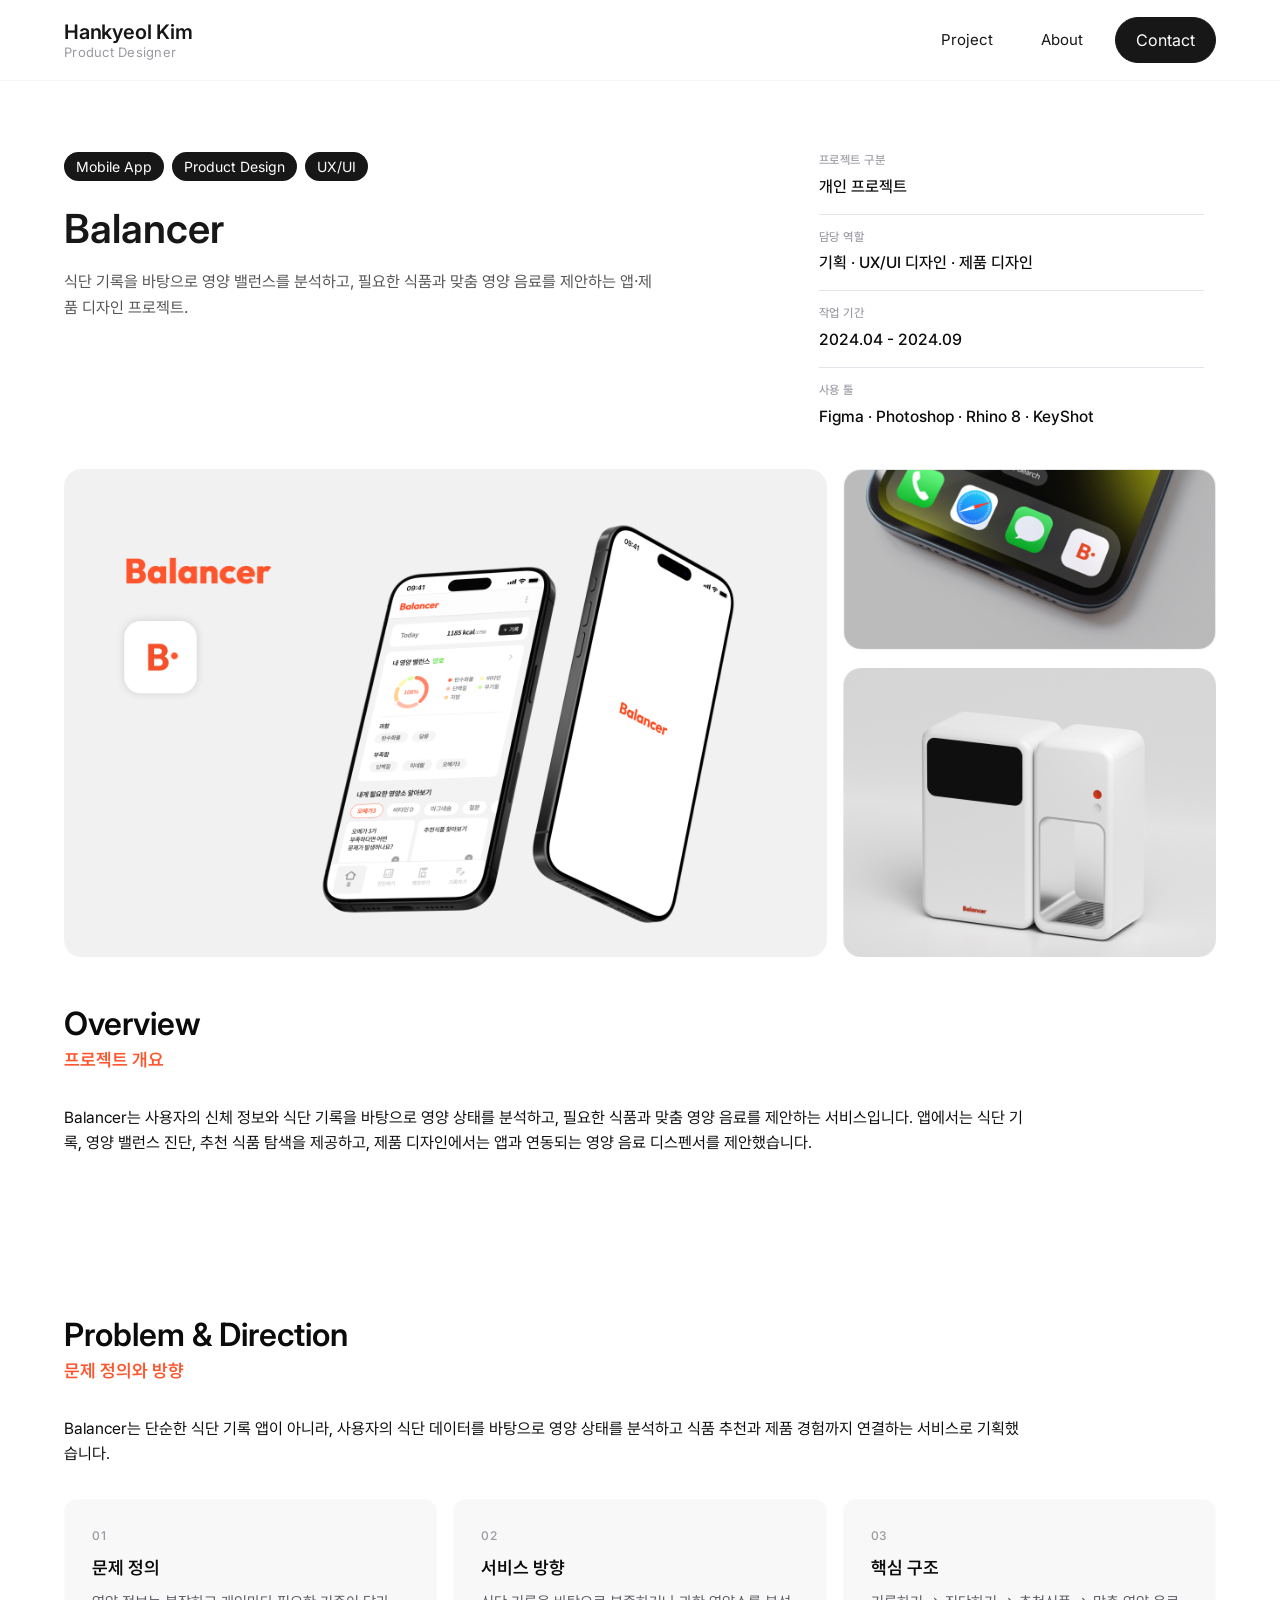
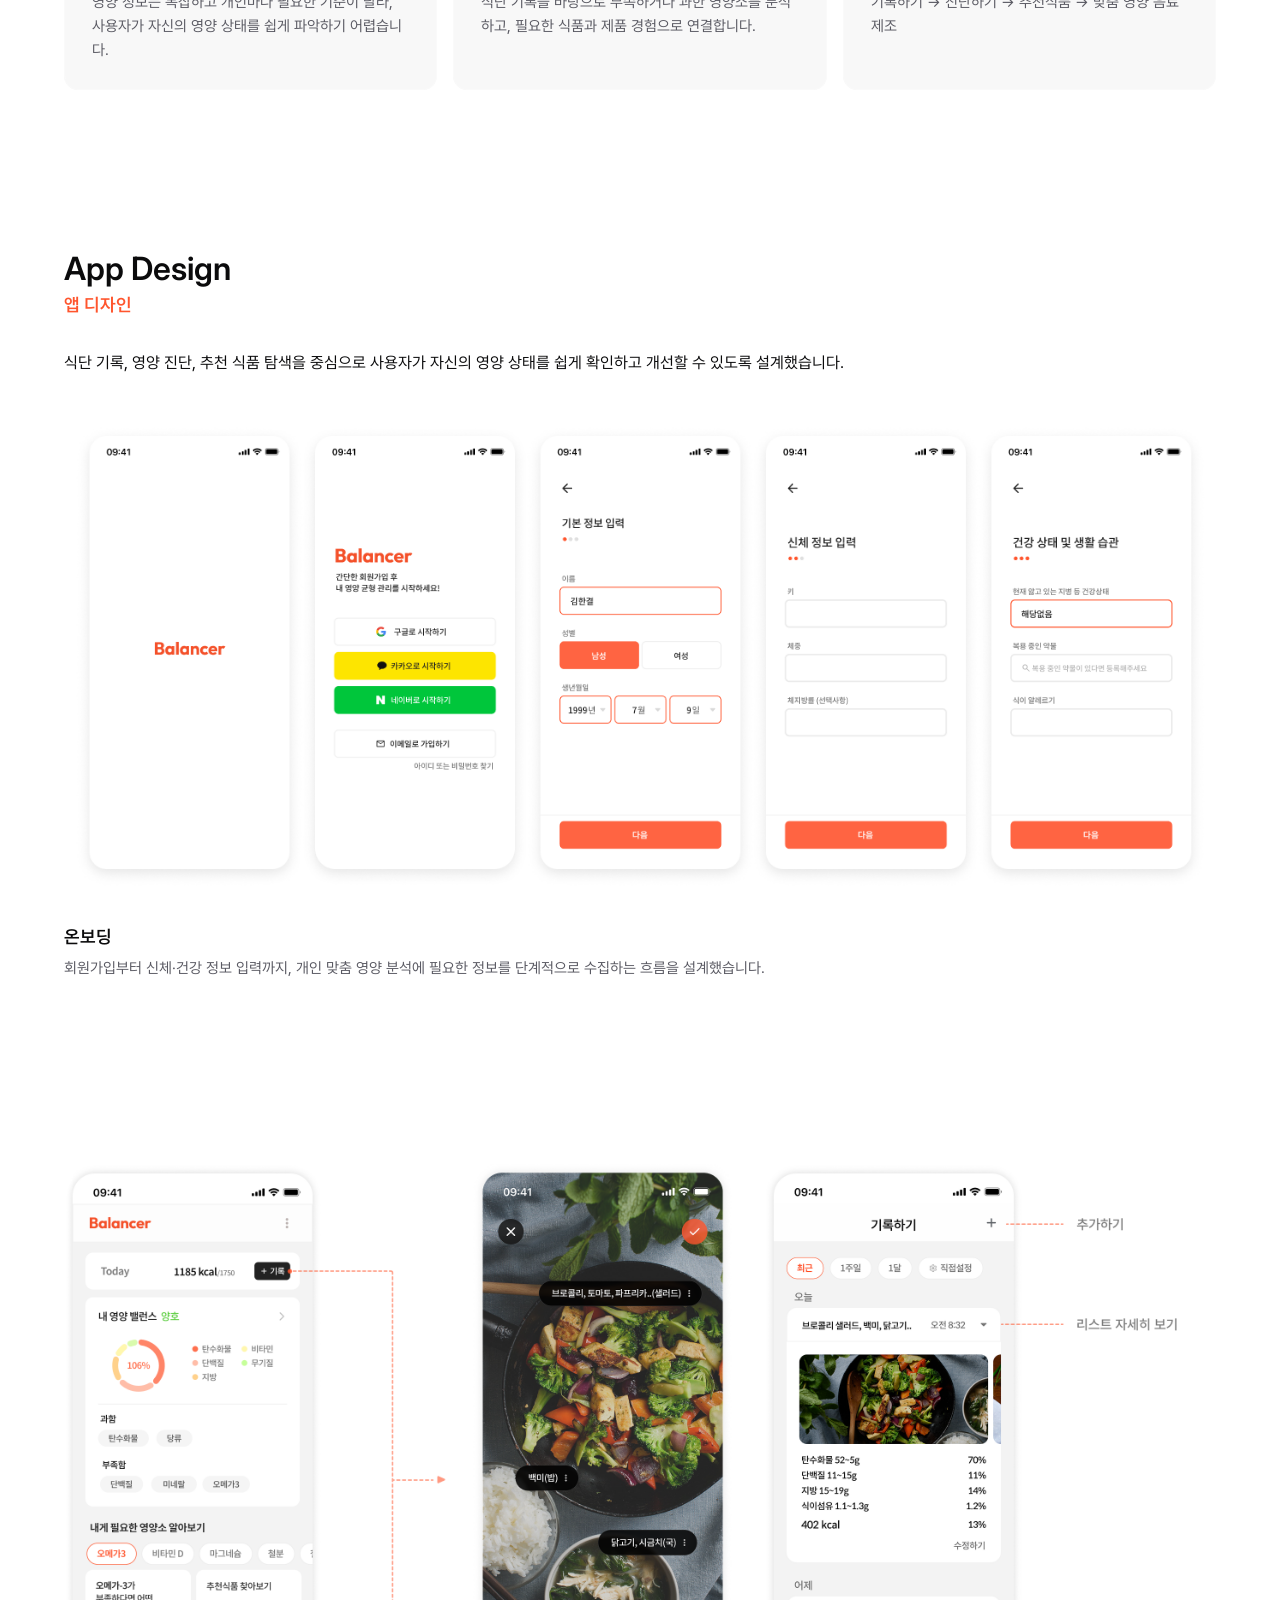
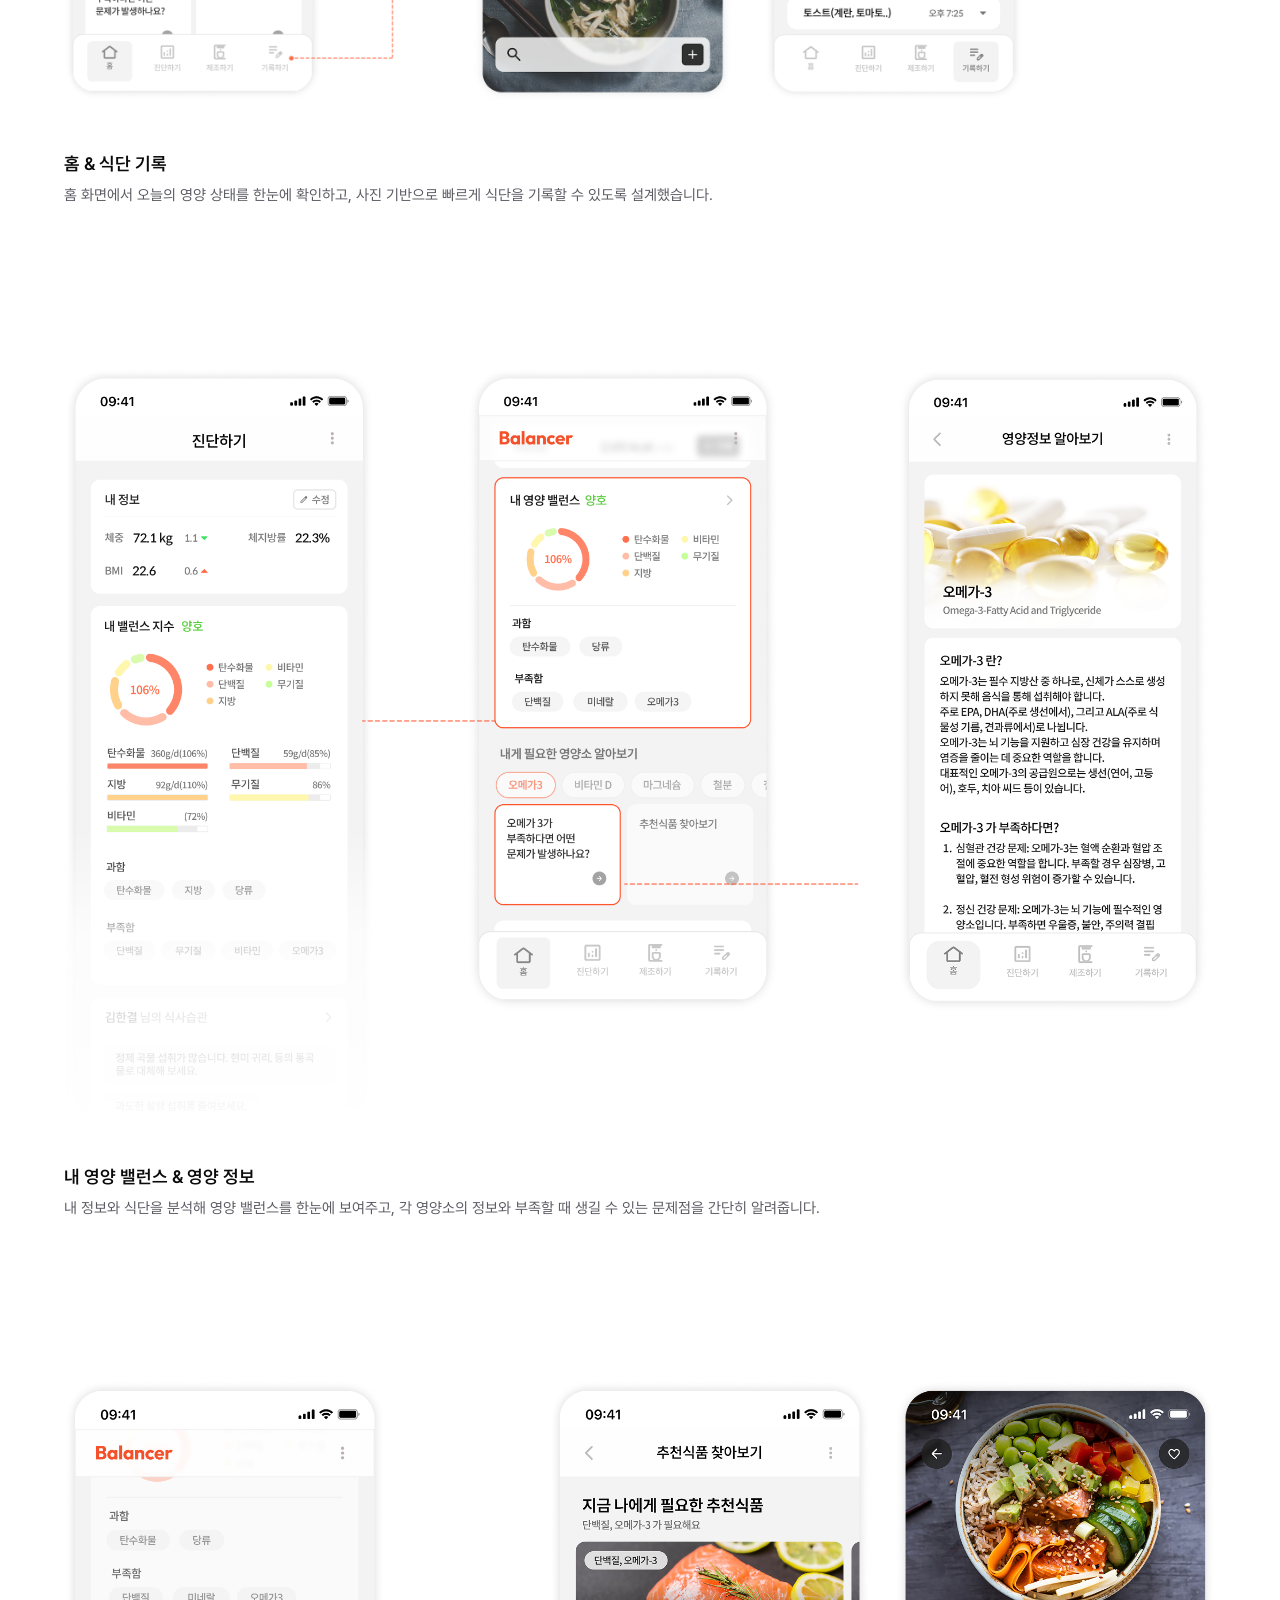
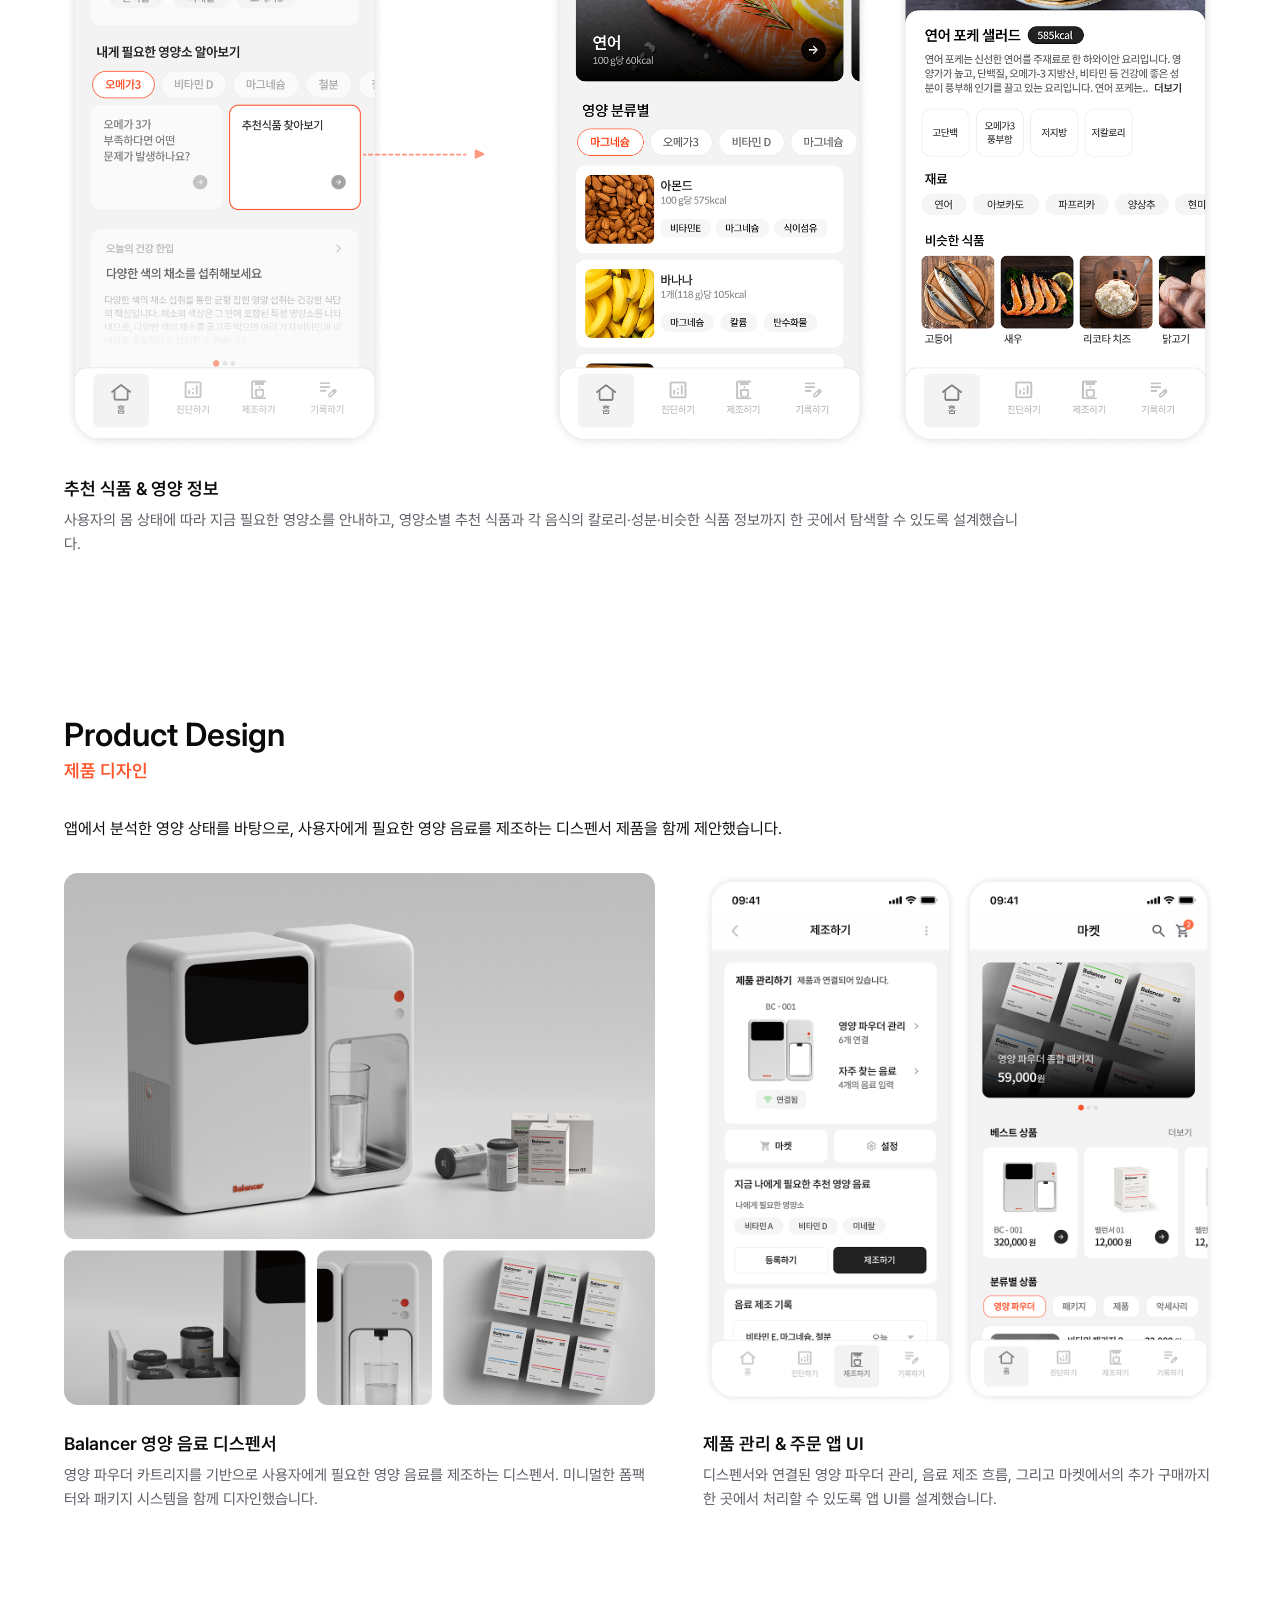
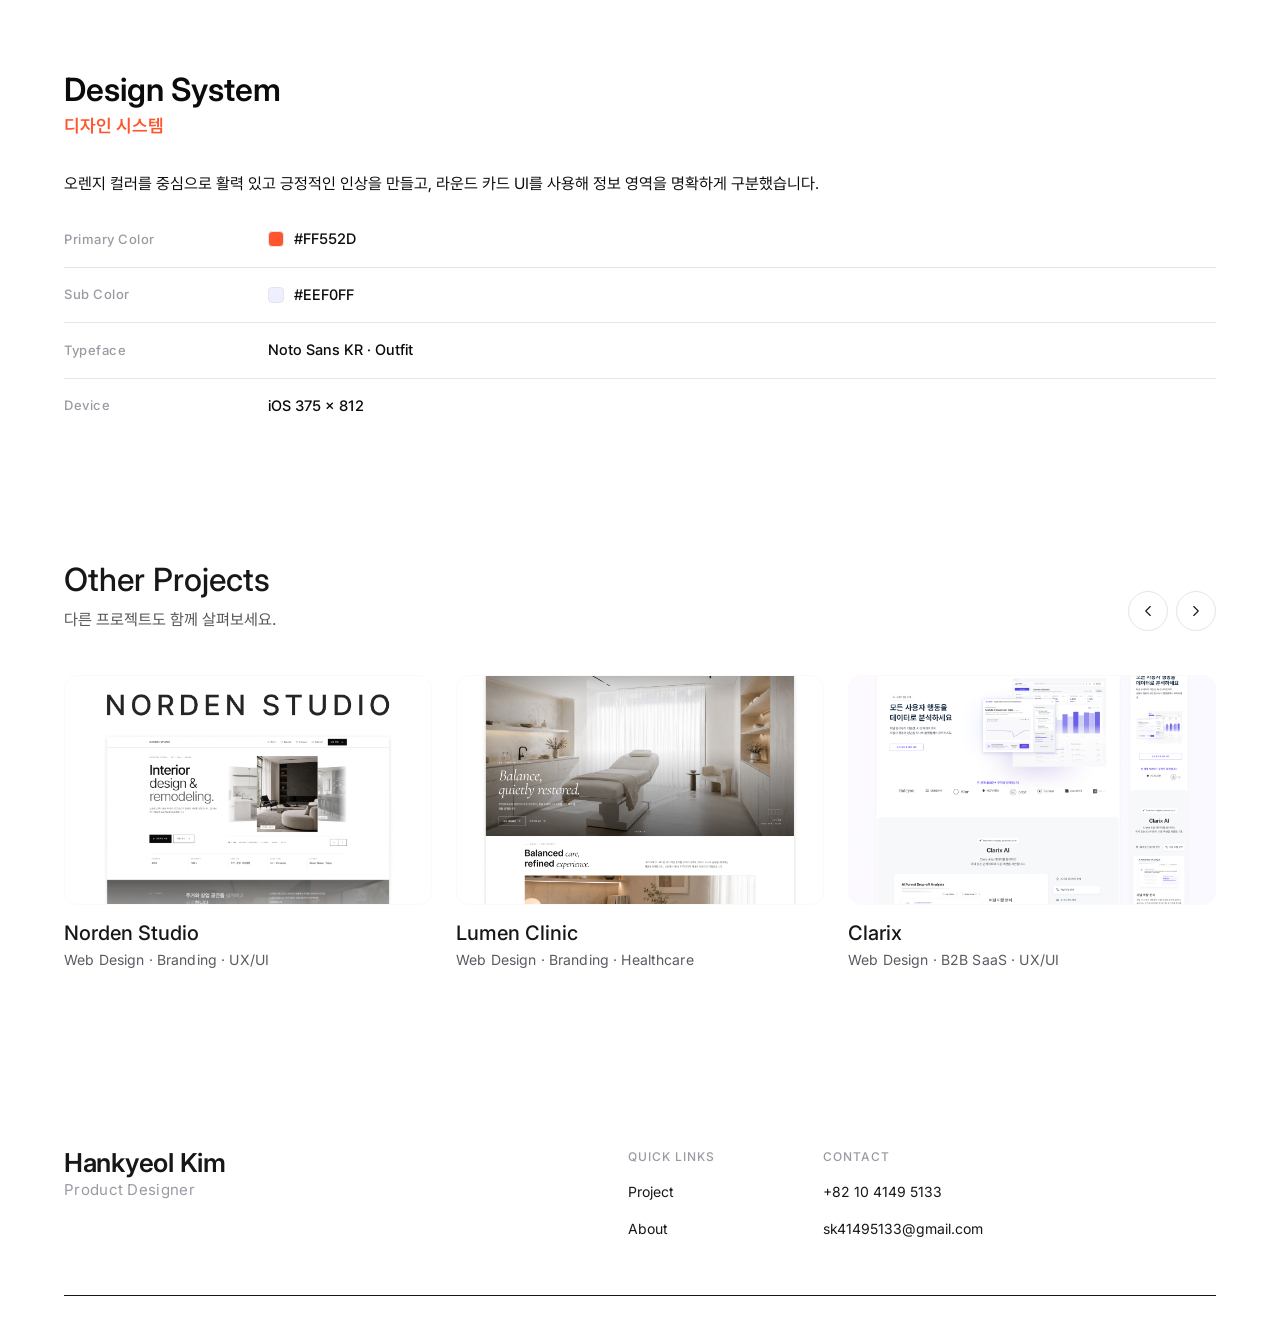
<file: project-balancer.html>
<!DOCTYPE html>
<html lang="ko">
<head>
  <meta charset="utf-8">
  <title>Balancer - Hankyeol Kim Portfolio</title>
  <meta name="description" content="식단 기록을 바탕으로 영양 밸런스를 분석하고, 필요한 식품과 맞춤 영양 음료를 제안하는 앱·제품 디자인 프로젝트.">
  <meta name="viewport" content="width=device-width, initial-scale=1">

  <link rel="shortcut icon" type="image/x-icon" href="images/favicon.png">
  <link rel="apple-touch-icon" href="images/webclip.png">

  <link rel="preconnect" href="https://fonts.googleapis.com">
  <link rel="preconnect" href="https://fonts.gstatic.com" crossorigin>
  <link rel="stylesheet" href="https://fonts.googleapis.com/css2?family=Inter:wght@300;400;500;600;700&display=swap">

  <link rel="stylesheet" href="css/tokens.css">
  <link rel="stylesheet" href="css/base.css">
  <link rel="stylesheet" href="css/layout.css">
  <link rel="stylesheet" href="css/components.css">
  <link rel="stylesheet" href="css/project-detail.css">
</head>
<body>
  <!--
    TODO: 콘텐츠 작성 후 project-book-planet.html 의 섹션 구조
    (overview / background / insight-solution / principles / user-flow / design-system / ui-design)
    를 참고해 본문을 채우세요.
  -->
  <div class="page">
    <header class="navbar" data-navbar>
      <div class="navbar__inner">
        <a href="index.html" class="navbar__logo-link" aria-label="홈">
          <span class="brand">
            <span class="brand__name">Hankyeol Kim</span>
            <span class="brand__role">Product Designer</span>
          </span>
        </a>
        <nav class="navbar__menu" data-navbar-menu aria-label="주요 메뉴">
          <a href="index.html#projects"   class="navbar__link">Project</a>
          <a href="index.html#about"      class="navbar__link">About</a>
          <!-- <a href="index.html#experience" class="navbar__link">Experience</a> -->
        </nav>
        <button type="button" class="button button--navbar navbar__cta" data-contact-trigger>Contact</button>
        <button type="button" class="navbar__toggle" data-navbar-toggle aria-label="메뉴 열기">
          <span class="navbar__toggle-icon"><span></span></span>
        </button>
      </div>
    </header>

    <main class="main project-detail" style="--project-primary: #FF552D;">
      <section class="project-header">
        <div class="project-header__top">
          <div class="project-header__intro">
            <div class="project-header__tags project-tags reveal">
              <span class="project-tag">Mobile App</span>
              <span class="project-tag">Product Design</span>
              <span class="project-tag">UX/UI</span>
            </div>
            <h1 class="project-header__title reveal" style="--reveal-delay: 0.05s">Balancer</h1>
            <p class="project-header__description reveal" style="--reveal-delay: 0.1s">
              식단 기록을 바탕으로 영양 밸런스를 분석하고, 필요한 식품과 맞춤 영양 음료를 제안하는 앱·제품 디자인 프로젝트.
            </p>
          </div>

          <div class="project-header__meta reveal" style="--reveal-delay: 0.15s">
            <div class="project-meta__item">
              <h6 class="project-meta__label">프로젝트 구분</h6>
              <p class="project-meta__value">개인 프로젝트</p>
            </div>
            <div class="project-meta__item">
              <h6 class="project-meta__label">담당 역할</h6>
              <p class="project-meta__value">기획 · UX/UI 디자인 · 제품 디자인</p>
            </div>
            <div class="project-meta__item">
              <h6 class="project-meta__label">작업 기간</h6>
              <p class="project-meta__value">2024.04 - 2024.09</p>
            </div>
            <div class="project-meta__item">
              <h6 class="project-meta__label">사용 툴</h6>
              <p class="project-meta__value">Figma · Photoshop · Rhino 8 · KeyShot</p>
            </div>
          </div>
        </div>

        <figure class="project-header__media reveal" style="--reveal-delay: 0.2s; border-radius: 0;">
          <img src="images/balancer-hero.png"
               alt="Balancer 프로젝트 메인 비주얼"
               class="project-header__image">
        </figure>
      </section>

      <div class="project-content">
        <!-- Overview -->
        <section class="work-section reveal">
          <header class="section-title">
            <h2 class="section-title__en">Overview</h2>
            <p class="section-title__ko">프로젝트 개요</p>
          </header>
          <p class="work-section__lede">
            Balancer는 사용자의 신체 정보와 식단 기록을 바탕으로 영양 상태를 분석하고, 필요한 식품과 맞춤 영양 음료를 제안하는 서비스입니다.
            앱에서는 식단 기록, 영양 밸런스 진단, 추천 식품 탐색을 제공하고, 제품 디자인에서는 앱과 연동되는 영양 음료 디스펜서를 제안했습니다.
          </p>
        </section>

        <!-- Problem & Direction -->
        <section class="work-section reveal">
          <header class="section-title">
            <h2 class="section-title__en">Problem &amp; Direction</h2>
            <p class="section-title__ko">문제 정의와 방향</p>
          </header>
          <p class="work-section__lede">
            Balancer는 단순한 식단 기록 앱이 아니라, 사용자의 식단 데이터를 바탕으로 영양 상태를 분석하고 식품 추천과 제품 경험까지 연결하는 서비스로 기획했습니다.
          </p>
          <div class="brief-grid">
            <article class="brief-card">
              <span class="brief-card__index">01</span>
              <h3 class="brief-card__title">문제 정의</h3>
              <p class="brief-card__body">영양 정보는 복잡하고 개인마다 필요한 기준이 달라, 사용자가 자신의 영양 상태를 쉽게 파악하기 어렵습니다.</p>
            </article>

            <article class="brief-card">
              <span class="brief-card__index">02</span>
              <h3 class="brief-card__title">서비스 방향</h3>
              <p class="brief-card__body">식단 기록을 바탕으로 부족하거나 과한 영양소를 분석하고, 필요한 식품과 제품 경험으로 연결합니다.</p>
            </article>

            <article class="brief-card">
              <span class="brief-card__index">03</span>
              <h3 class="brief-card__title">핵심 구조</h3>
              <p class="brief-card__body">기록하기 → 진단하기 → 추천식품 → 맞춤 영양 음료 제조</p>
            </article>
          </div>
        </section>

        <!-- App Design -->
        <section class="work-section reveal">
          <header class="section-title">
            <h2 class="section-title__en">App Design</h2>
            <p class="section-title__ko">앱 디자인</p>
          </header>
          <p class="work-section__lede">
            식단 기록, 영양 진단, 추천 식품 탐색을 중심으로 사용자가 자신의 영양 상태를 쉽게 확인하고 개선할 수 있도록 설계했습니다.
          </p>
          <div class="image-stack">
            <article class="image-block">
              <img src="images/balancer-app-onboarding.png" alt="온보딩 - 회원가입, 기본 정보, 신체 정보, 건강 상태 입력 화면" class="image-block__image" loading="lazy">
              <h3 class="image-block__title">온보딩</h3>
              <p class="image-block__body">회원가입부터 신체·건강 정보 입력까지, 개인 맞춤 영양 분석에 필요한 정보를 단계적으로 수집하는 흐름을 설계했습니다.</p>
            </article>

            <article class="image-block">
              <img src="images/balancer-app-home-record.png" alt="홈과 식단 기록 화면" class="image-block__image" loading="lazy">
              <h3 class="image-block__title">홈 &amp; 식단 기록</h3>
              <p class="image-block__body">홈 화면에서 오늘의 영양 상태를 한눈에 확인하고, 사진 기반으로 빠르게 식단을 기록할 수 있도록 설계했습니다.</p>
            </article>

            <article class="image-block">
              <img src="images/balancer-app-diagnosis.png" alt="내 영양 밸런스와 영양정보 알아보기 화면" class="image-block__image" loading="lazy">
              <h3 class="image-block__title">내 영양 밸런스 &amp; 영양 정보</h3>
              <p class="image-block__body">내 정보와 식단을 분석해 영양 밸런스를 한눈에 보여주고, 각 영양소의 정보와 부족할 때 생길 수 있는 문제점을 간단히 알려줍니다.</p>
            </article>

            <article class="image-block">
              <img src="images/balancer-app-recommend.png" alt="내게 필요한 영양소와 영양소별 추천 식품 화면" class="image-block__image" loading="lazy">
              <h3 class="image-block__title">추천 식품 &amp; 영양 정보</h3>
              <p class="image-block__body">사용자의 몸 상태에 따라 지금 필요한 영양소를 안내하고, 영양소별 추천 식품과 각 음식의 칼로리·성분·비슷한 식품 정보까지 한 곳에서 탐색할 수 있도록 설계했습니다.</p>
            </article>
          </div>
        </section>

        <!-- Product Design -->
        <section class="work-section reveal">
          <header class="section-title">
            <h2 class="section-title__en">Product Design</h2>
            <p class="section-title__ko">제품 디자인</p>
          </header>
          <p class="work-section__lede">
            앱에서 분석한 영양 상태를 바탕으로, 사용자에게 필요한 영양 음료를 제조하는 디스펜서 제품을 함께 제안했습니다.
          </p>
          <div class="image-split">
            <article class="image-block">
              <img src="images/balancer-product-dispenser.png" alt="Balancer 영양 음료 디스펜서 제품 디자인" class="image-block__image" loading="lazy">
              <h3 class="image-block__title">Balancer 영양 음료 디스펜서</h3>
              <p class="image-block__body">영양 파우더 카트리지를 기반으로 사용자에게 필요한 영양 음료를 제조하는 디스펜서. 미니멀한 폼팩터와 패키지 시스템을 함께 디자인했습니다.</p>
            </article>

            <article class="image-block">
              <img src="images/balancer-product-app.png" alt="제품 관리 및 주문 앱 화면" class="image-block__image" loading="lazy">
              <h3 class="image-block__title">제품 관리 &amp; 주문 앱 UI</h3>
              <p class="image-block__body">디스펜서와 연결된 영양 파우더 관리, 음료 제조 흐름, 그리고 마켓에서의 추가 구매까지 한 곳에서 처리할 수 있도록 앱 UI를 설계했습니다.</p>
            </article>
          </div>
        </section>

        <!-- Design System -->
        <section class="work-section reveal">
          <header class="section-title">
            <h2 class="section-title__en">Design System</h2>
            <p class="section-title__ko">디자인 시스템</p>
          </header>
          <p class="work-section__lede">
            오렌지 컬러를 중심으로 활력 있고 긍정적인 인상을 만들고, 라운드 카드 UI를 사용해 정보 영역을 명확하게 구분했습니다.
          </p>
          <ul class="spec-list">
            <li class="spec-list__row">
              <span class="spec-list__label">Primary Color</span>
              <span class="spec-list__value">
                <span class="spec-color-chip" style="--swatch: #FF552D;"></span>
                #FF552D
              </span>
            </li>
            <li class="spec-list__row">
              <span class="spec-list__label">Sub Color</span>
              <span class="spec-list__value">
                <span class="spec-color-chip" style="--swatch: #EEF0FF;"></span>
                #EEF0FF
              </span>
            </li>
            <li class="spec-list__row">
              <span class="spec-list__label">Typeface</span>
              <span class="spec-list__value">Noto Sans KR · Outfit</span>
            </li>
            <li class="spec-list__row">
              <span class="spec-list__label">Device</span>
              <span class="spec-list__value">iOS 375 × 812</span>
            </li>
          </ul>
        </section>

        <!-- PDF CTA (TEMPORARILY HIDDEN — uncomment the block below
             once the PDF link is ready.) -->
        <!--
        <section class="work-cta reveal">
          <header class="section-title">
            <h2 class="section-title__en">Full Case Study</h2>
            <p class="section-title__ko">자세히 보기</p>
          </header>
          <p class="work-cta__body">
            자세한 UX 과정과 제품 설계는 PDF 포트폴리오에서 확인할 수 있습니다.
          </p>
          <a href="#" class="button" target="_blank" rel="noopener">View Full PDF</a>
        </section>
        -->

      </div>

      <section class="other-projects" data-carousel>
        <div class="other-projects__container">
          <header class="other-projects__header reveal">
            <div class="other-projects__intro">
              <h2 class="other-projects__title">Other Projects</h2>
              <p class="other-projects__description">다른 프로젝트도 함께 살펴보세요.</p>
            </div>
            <div class="other-projects__nav" aria-label="Other projects controls">
              <button type="button" class="other-projects__btn" data-carousel-prev aria-label="이전">
                <svg viewBox="0 0 24 24" fill="none" xmlns="http://www.w3.org/2000/svg" aria-hidden="true">
                  <path d="M15 6L9 12L15 18" stroke="currentColor" stroke-width="1.5" stroke-linecap="round" stroke-linejoin="round"/>
                </svg>
              </button>
              <button type="button" class="other-projects__btn" data-carousel-next aria-label="다음">
                <svg viewBox="0 0 24 24" fill="none" xmlns="http://www.w3.org/2000/svg" aria-hidden="true">
                  <path d="M9 6L15 12L9 18" stroke="currentColor" stroke-width="1.5" stroke-linecap="round" stroke-linejoin="round"/>
                </svg>
              </button>
            </div>
          </header>
        </div>

        <div class="other-projects__viewport">
          <div class="other-projects__track" data-carousel-track>
            <a href="project-norden.html" class="other-project reveal">
              <div class="other-project__media">
                <img src="images/norden-cover.png" alt="Norden Studio 프로젝트 미리보기" class="other-project__image" loading="lazy" draggable="false">
              </div>
              <h3 class="other-project__title">Norden Studio</h3>
              <p class="other-project__meta">Web Design · Branding · UX/UI</p>
            </a>

            <a href="project-lumen.html" class="other-project reveal">
              <div class="other-project__media">
                <img src="images/lumen-cover.png" alt="Lumen Clinic 프로젝트 미리보기" class="other-project__image" loading="lazy" draggable="false">
              </div>
              <h3 class="other-project__title">Lumen Clinic</h3>
              <p class="other-project__meta">Web Design · Branding · Healthcare</p>
            </a>

            <a href="project-clarix.html" class="other-project reveal">
              <div class="other-project__media">
                <img src="images/clarix-cover.png" alt="Clarix 프로젝트 미리보기" class="other-project__image" loading="lazy" draggable="false">
              </div>
              <h3 class="other-project__title">Clarix</h3>
              <p class="other-project__meta">Web Design · B2B SaaS · UX/UI</p>
            </a>

            <a href="project-arden.html" class="other-project reveal">
              <div class="other-project__media">
                <img src="images/arden-cover.png" alt="Arden 프로젝트 미리보기" class="other-project__image" loading="lazy" draggable="false">
              </div>
              <h3 class="other-project__title">Arden</h3>
              <p class="other-project__meta">Web Design · Branding · UI/UX</p>
            </a>

            <a href="project-book-planet.html" class="other-project reveal">
              <div class="other-project__media">
                <img src="images/book-planet-cover.png" alt="Book Planet 프로젝트 미리보기" class="other-project__image" loading="lazy" draggable="false">
              </div>
              <h3 class="other-project__title">Book Planet</h3>
              <p class="other-project__meta">Mobile App · UX/UI</p>
            </a>

            <a href="project-sweethome.html" class="other-project reveal" style="--reveal-delay: 0.05s">
              <div class="other-project__media">
                <img src="images/sweethome-cover.png" alt="스윗홈 프로젝트 미리보기" class="other-project__image" loading="lazy" draggable="false">
              </div>
              <h3 class="other-project__title">스윗홈</h3>
              <p class="other-project__meta">Mobile App · Healthcare · UX/UI</p>
            </a>

            <a href="project-story-of-travel.html" class="other-project reveal" style="--reveal-delay: 0.1s">
              <div class="other-project__media">
                <img src="images/story-of-travel-cover.png" alt="Story of Travel 프로젝트 미리보기" class="other-project__image" loading="lazy" draggable="false">
              </div>
              <h3 class="other-project__title">Story of Travel</h3>
              <p class="other-project__meta">Web Design · Travel · UX/UI</p>
            </a>
          </div>
        </div>
      </section>
    </main>

    <footer class="footer">
      <div class="footer__inner">
        <div class="footer__top">
          <div class="footer__brand">
            <a href="index.html" class="footer__logo-link" aria-label="홈">
              <span class="brand brand--lg">
                <span class="brand__name">Hankyeol Kim</span>
                <span class="brand__role">Product Designer</span>
              </span>
            </a>
          </div>
          <div class="footer__columns">
            <div class="footer__column">
              <h3 class="footer__column-title">Quick Links</h3>
              <a href="index.html#projects"   class="footer__link">Project</a>
              <a href="index.html#about"      class="footer__link">About</a>
            </div>
            <div class="footer__column">
              <h3 class="footer__column-title">Contact</h3>
              <button type="button" class="footer__link footer__link--copy" data-copy="+82 10 4149 5133" data-copy-default="+82 10 4149 5133">+82 10 4149 5133</button>
              <button type="button" class="footer__link footer__link--copy" data-copy="sk41495133@gmail.com" data-copy-default="sk41495133@gmail.com">sk41495133@gmail.com</button>
            </div>
          </div>
        </div>
        <div class="footer__divider"></div>
      </div>
    </footer>
  </div>

  <script src="js/main.js" defer></script>
</body>
</html>
</file>
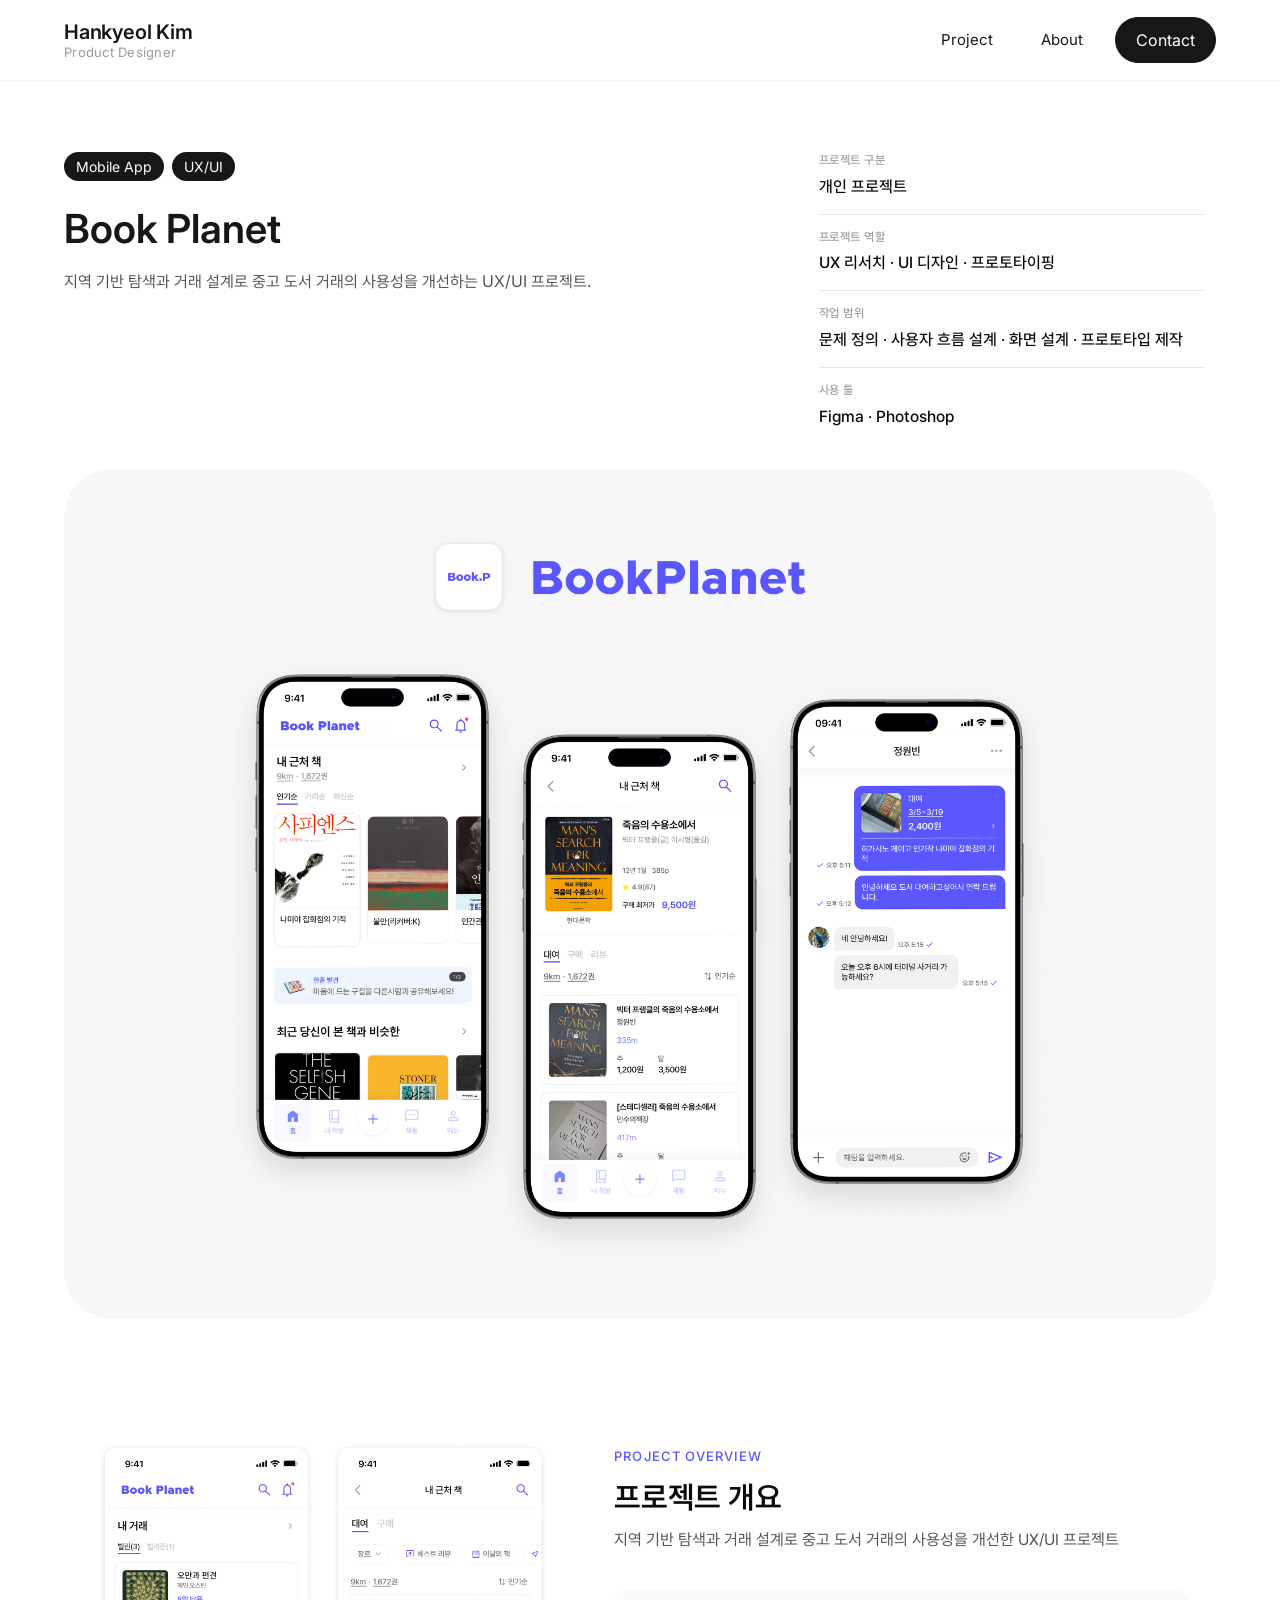
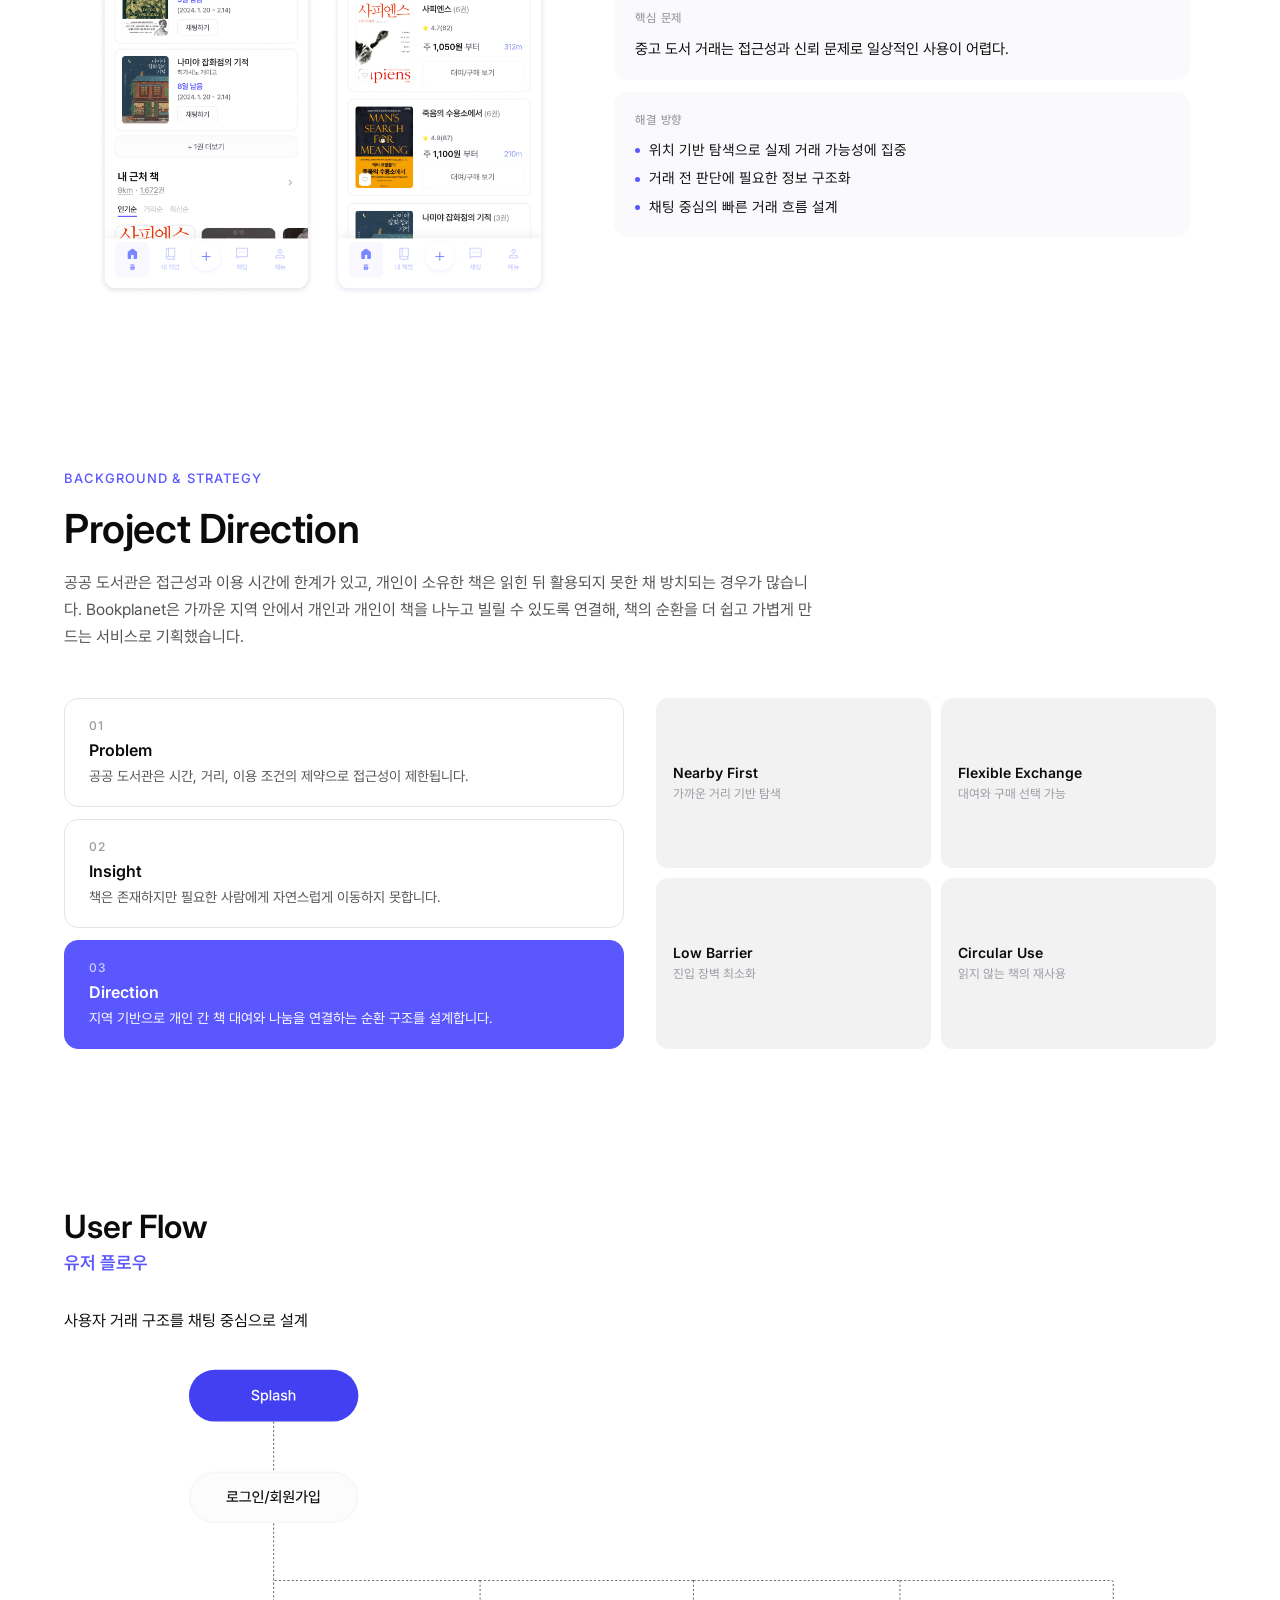
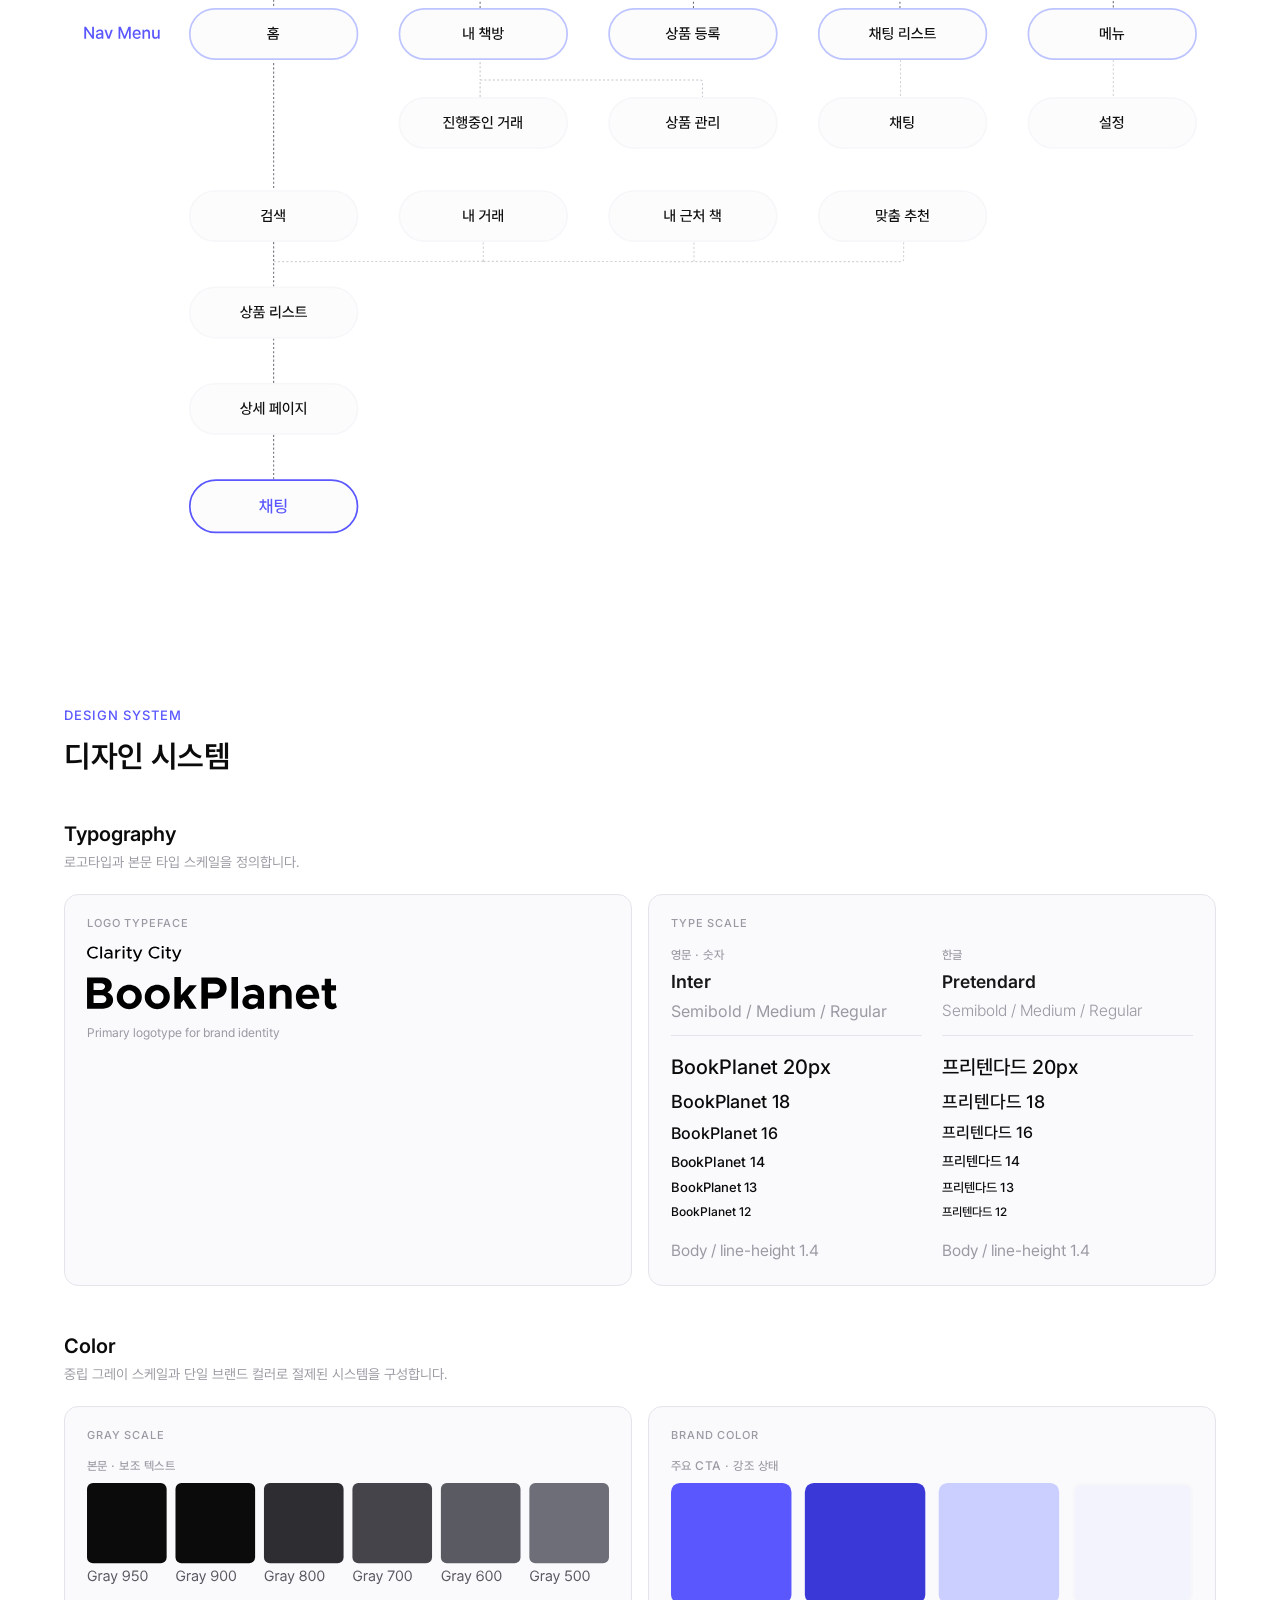
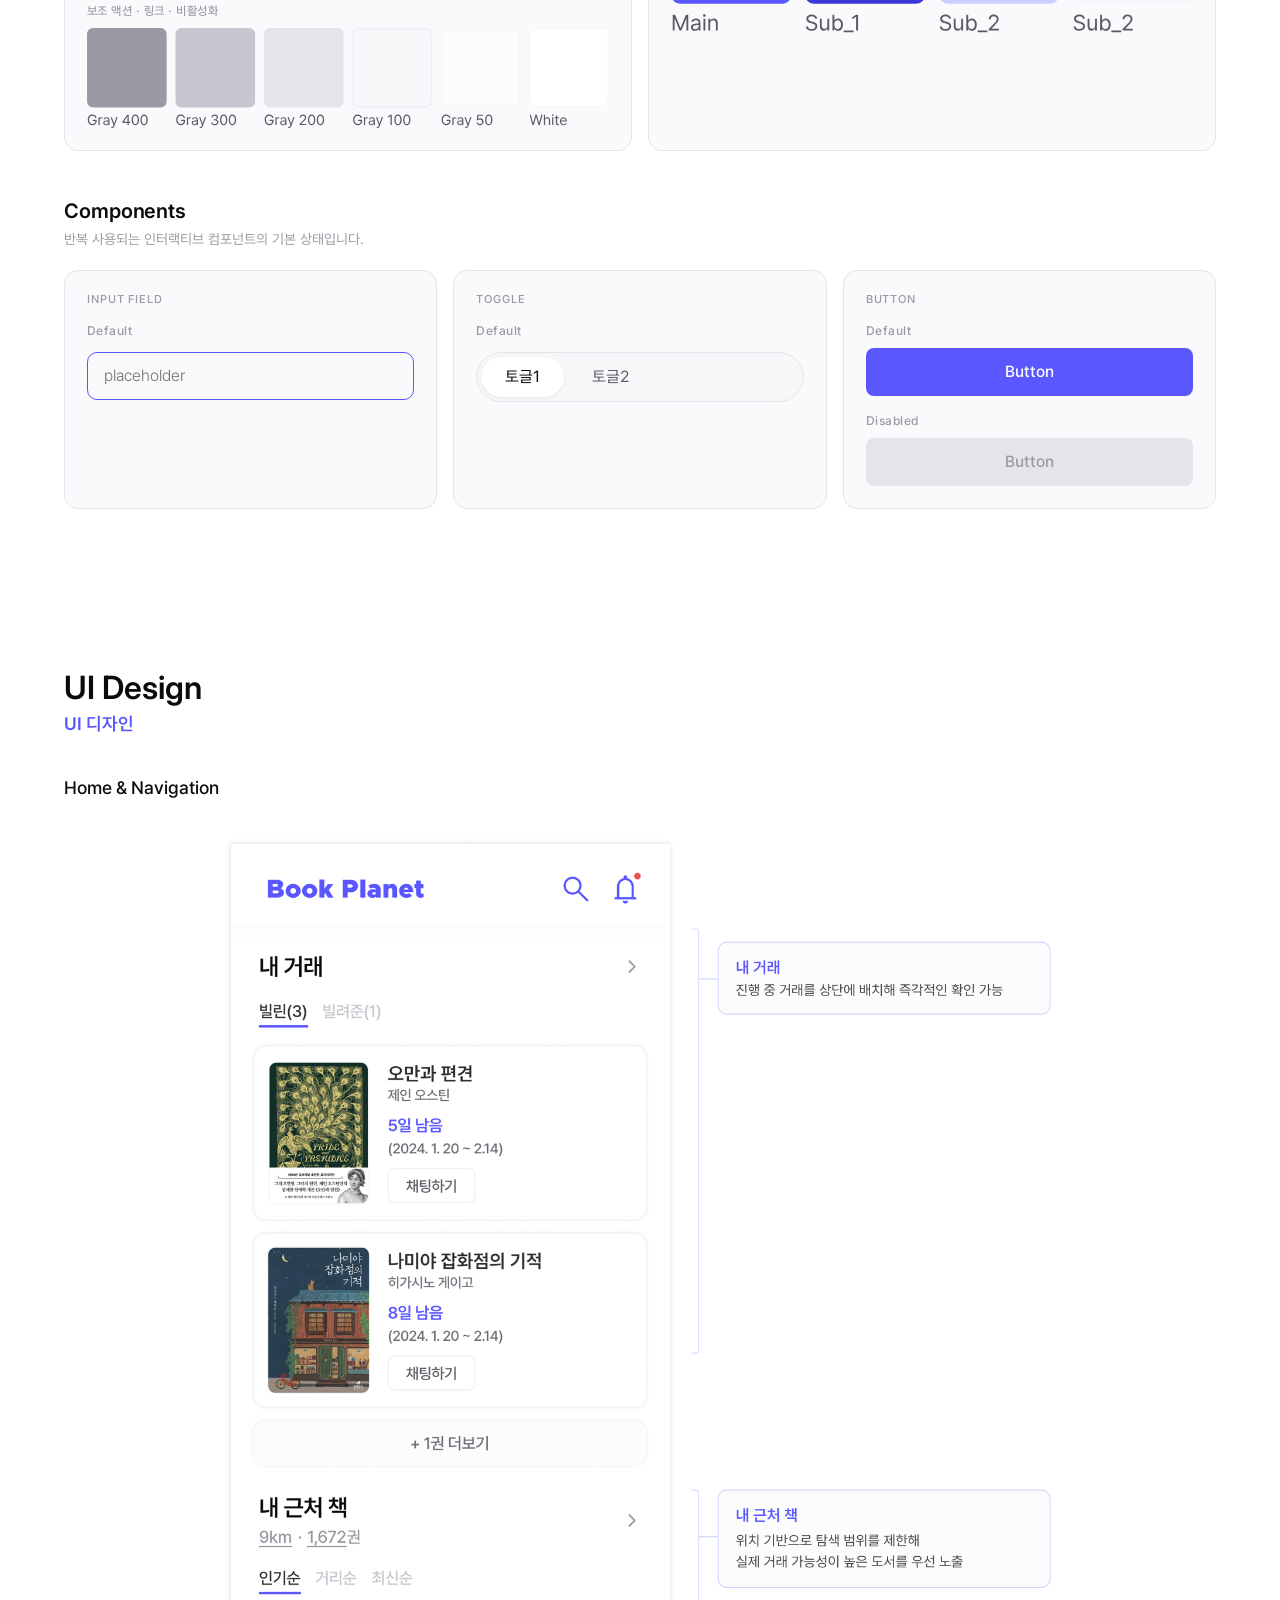
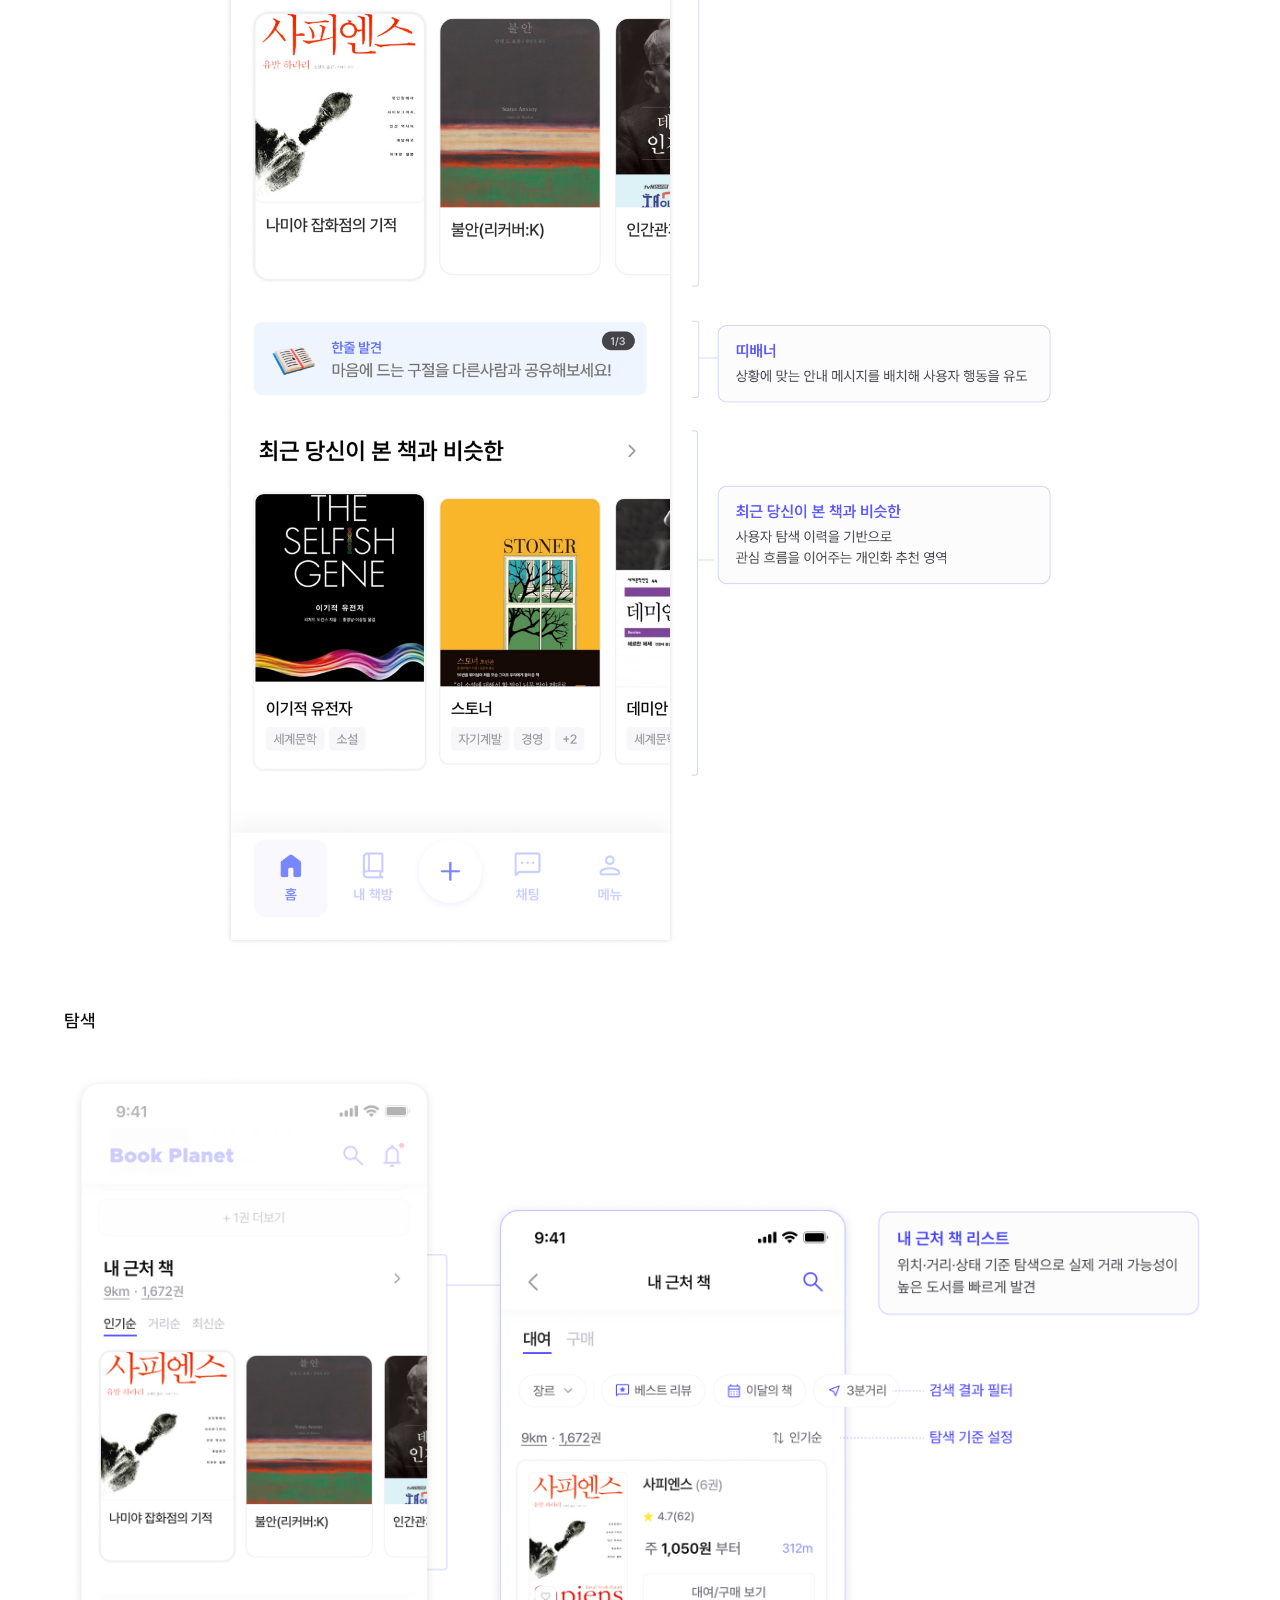
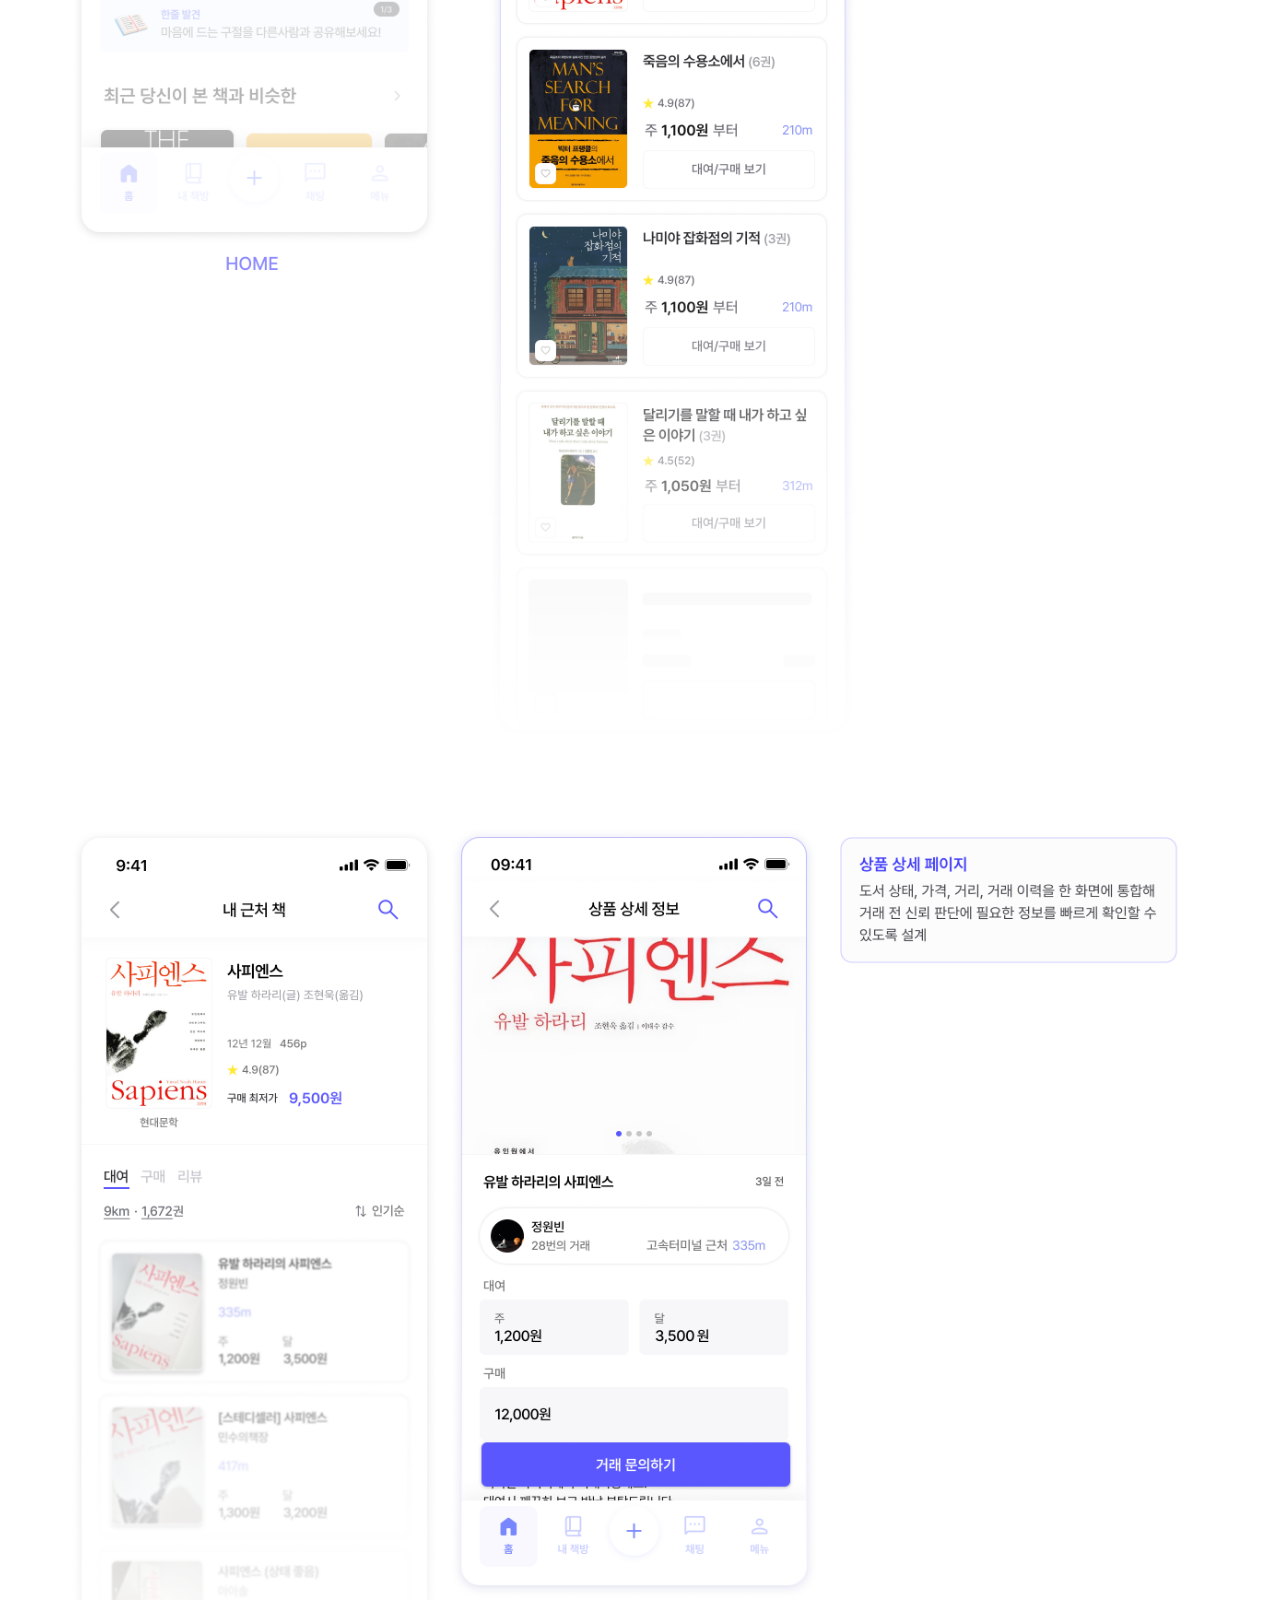
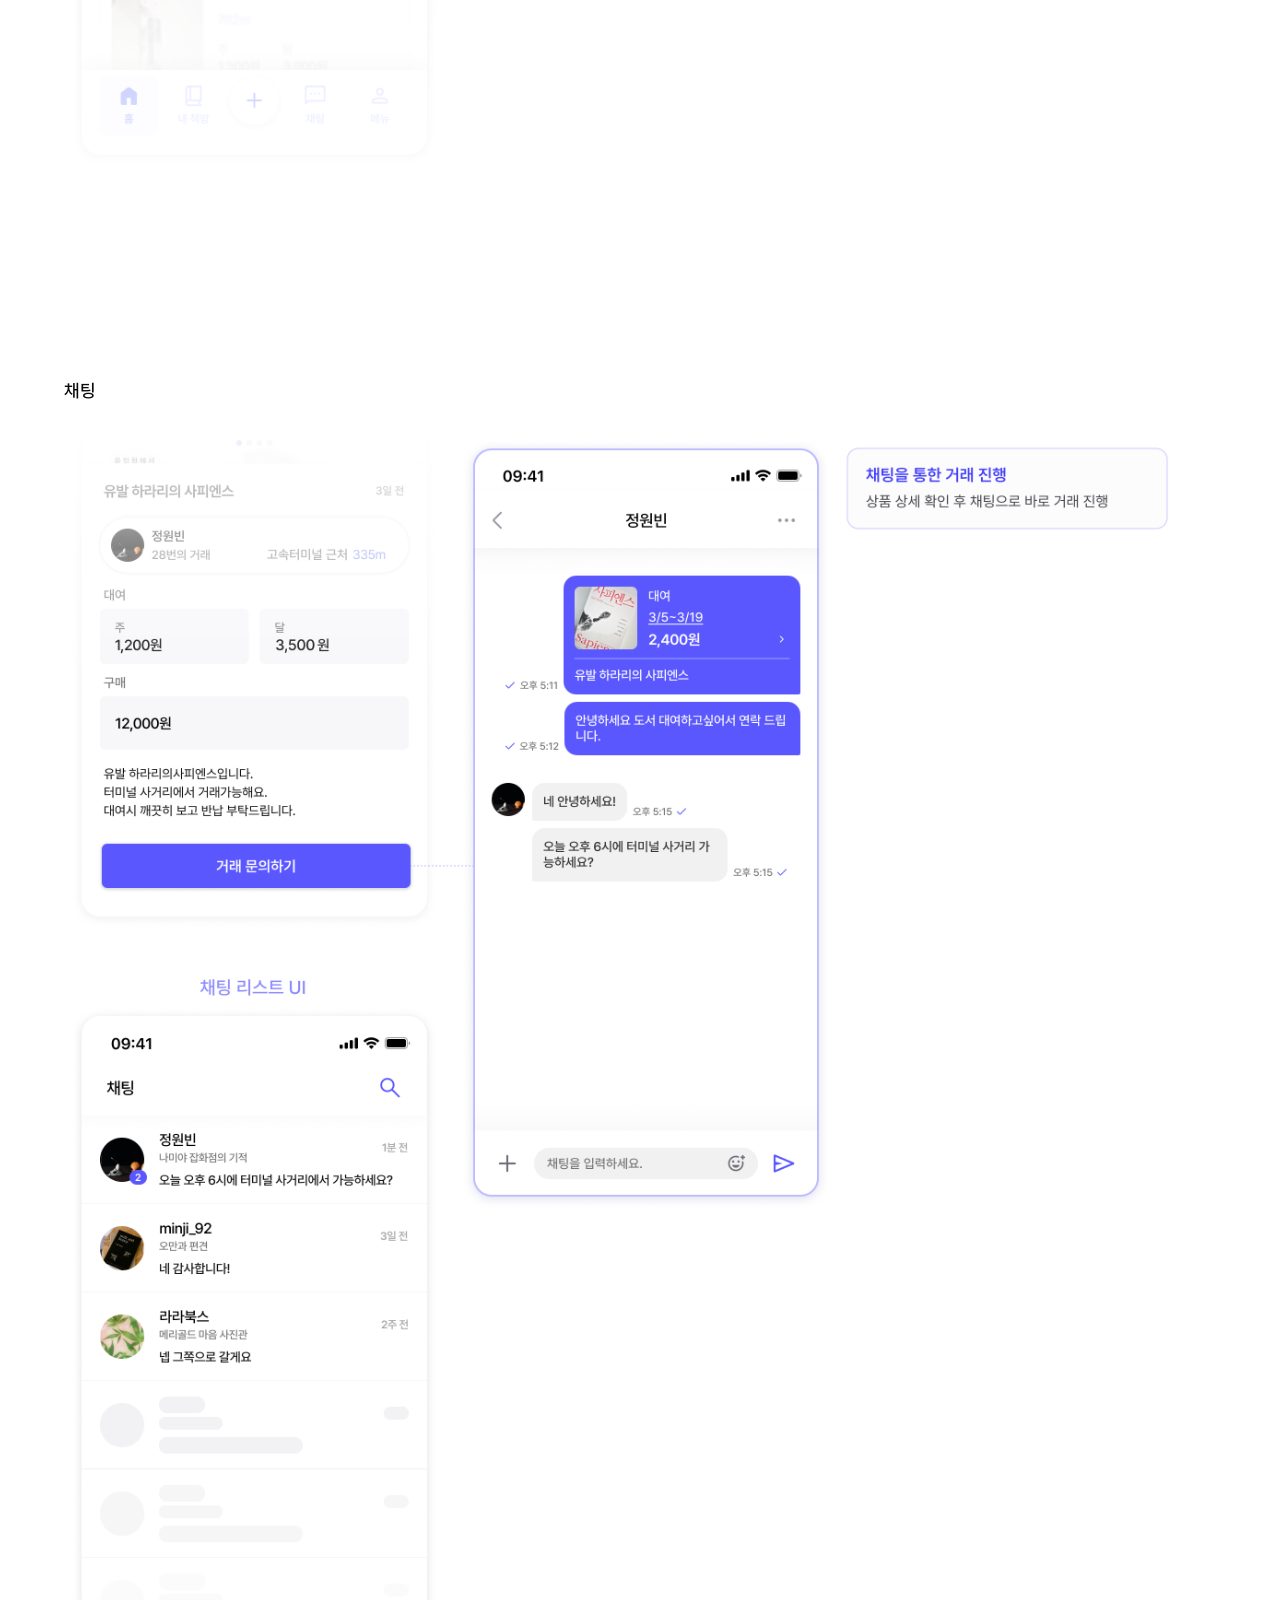
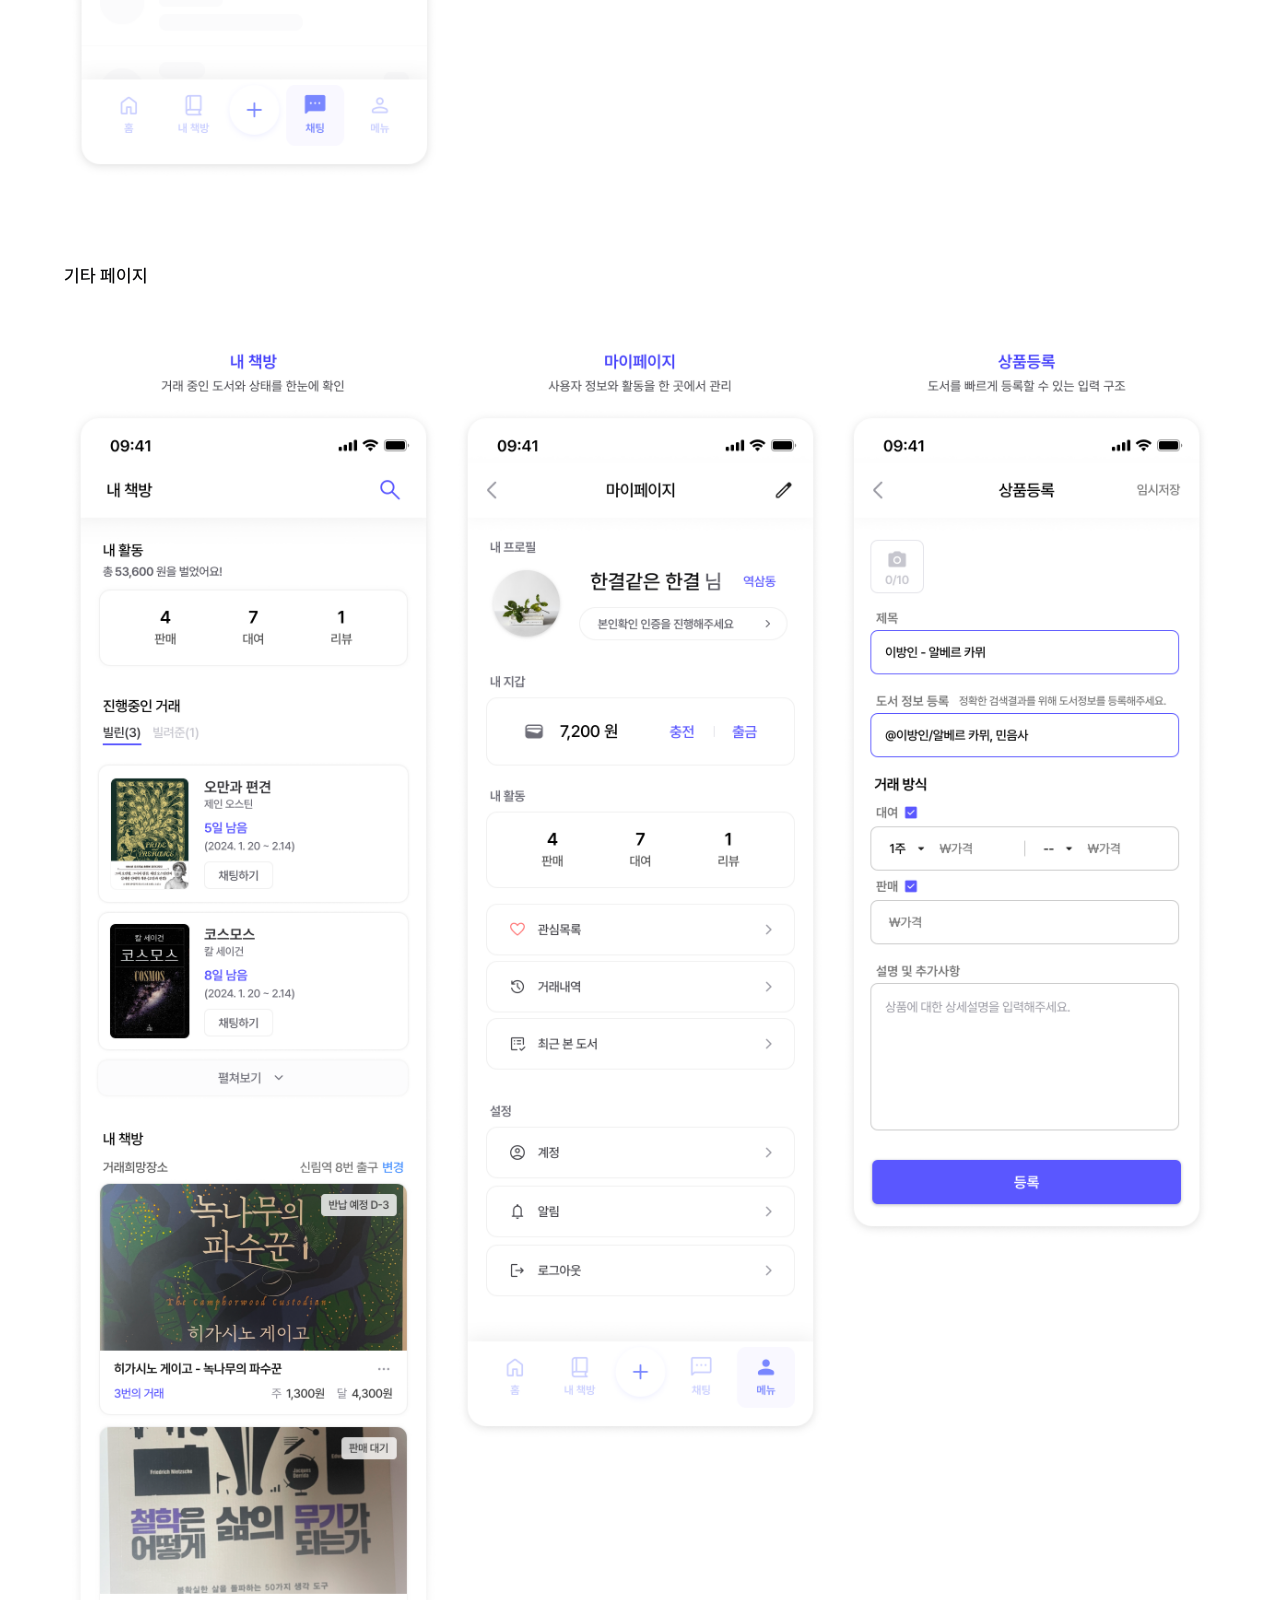
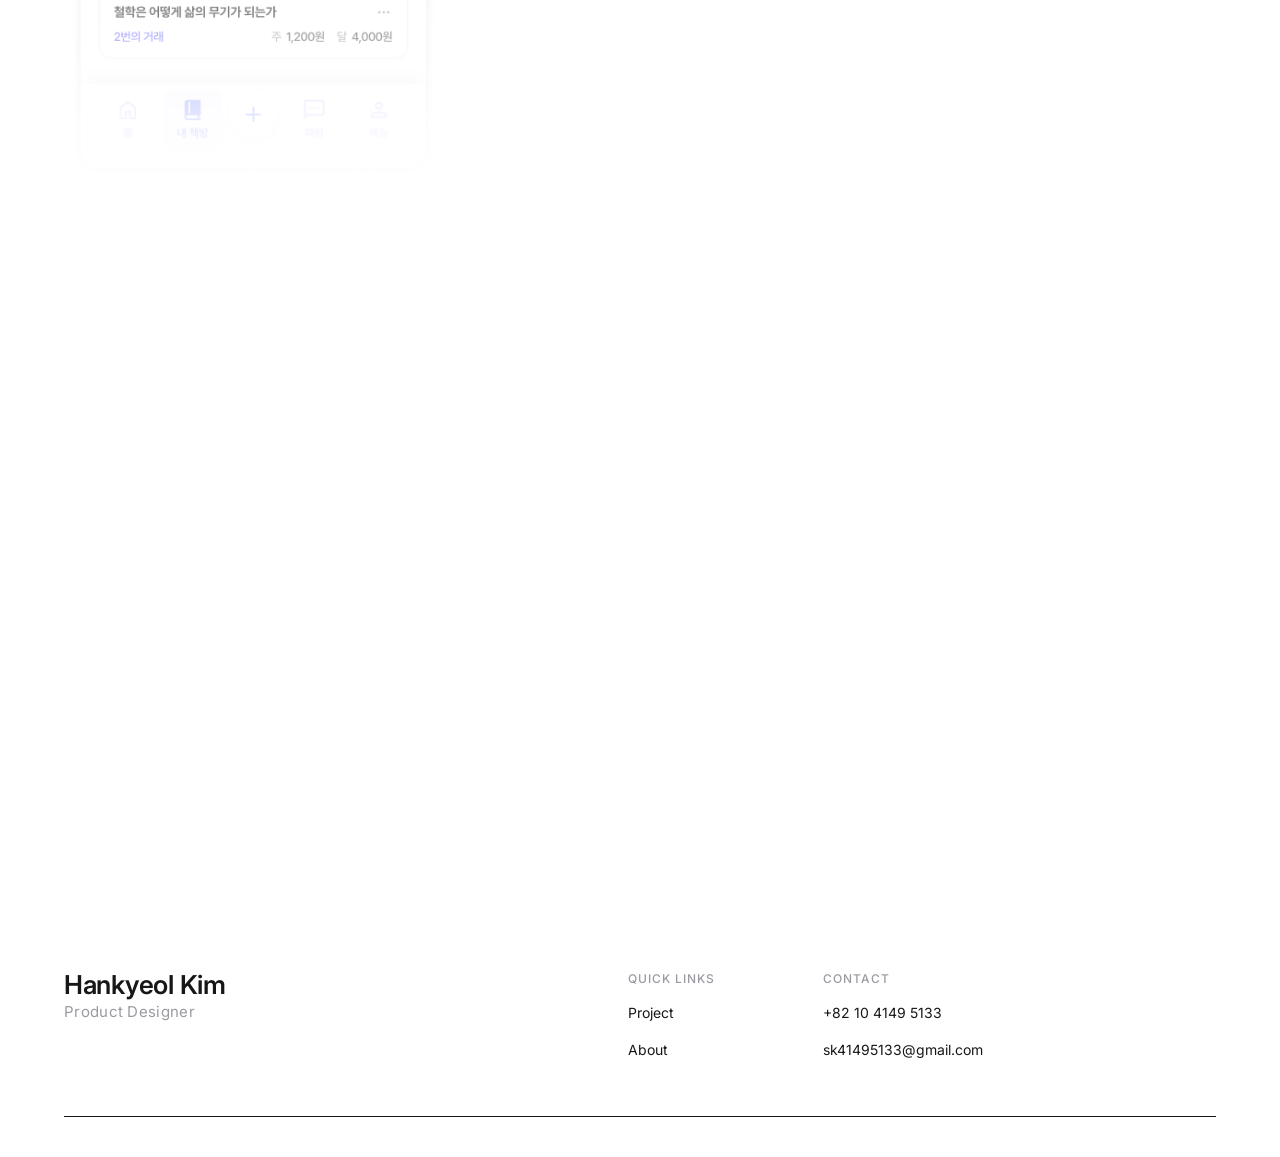
<file: project-book-planet.html>
<!DOCTYPE html>
<html lang="ko">
<head>
  <meta charset="utf-8">
  <title>Book Planet - Hankyeol Kim Portfolio</title>
  <meta name="description" content="지역 기반 탐색과 거래 설계로 중고 도서 거래의 사용성을 개선하는 UX/UI 프로젝트.">
  <meta name="viewport" content="width=device-width, initial-scale=1">

  <link rel="shortcut icon" type="image/x-icon" href="images/favicon.png">
  <link rel="apple-touch-icon" href="images/webclip.png">

  <link rel="preconnect" href="https://fonts.googleapis.com">
  <link rel="preconnect" href="https://fonts.gstatic.com" crossorigin>
  <link rel="stylesheet" href="https://fonts.googleapis.com/css2?family=Inter:wght@300;400;500;600;700&display=swap">

  <link rel="stylesheet" href="css/tokens.css">
  <link rel="stylesheet" href="css/base.css">
  <link rel="stylesheet" href="css/layout.css">
  <link rel="stylesheet" href="css/components.css">
  <link rel="stylesheet" href="css/project-detail.css">
</head>
<body>
  <div class="page">
    <!-- ============================
         Navbar
         ============================ -->
    <header class="navbar" data-navbar>
      <div class="navbar__inner">
        <a href="index.html" class="navbar__logo-link" aria-label="홈">
          <span class="brand">
            <span class="brand__name">Hankyeol Kim</span>
            <span class="brand__role">Product Designer</span>
          </span>
        </a>

        <nav class="navbar__menu" data-navbar-menu aria-label="주요 메뉴">
          <a href="index.html#projects"  class="navbar__link">Project</a>
          <a href="index.html#about"     class="navbar__link">About</a>
          <!-- <a href="index.html#experience" class="navbar__link">Experience</a> -->
        </nav>
        <button type="button" class="button button--navbar navbar__cta" data-contact-trigger>Contact</button>

        <button type="button" class="navbar__toggle" data-navbar-toggle aria-label="메뉴 열기">
          <span class="navbar__toggle-icon"><span></span></span>
        </button>
      </div>
    </header>

    <main class="main project-detail">
      <!-- ============================
           Project header
           ============================ -->
      <section class="project-header">
        <div class="project-header__top">
          <div class="project-header__intro">
            <div class="project-header__tags project-tags reveal">
              <span class="project-tag">Mobile App</span>
              <span class="project-tag">UX/UI</span>
            </div>
            <h1 class="project-header__title reveal" style="--reveal-delay: 0.05s">Book Planet</h1>
            <p class="project-header__description reveal" style="--reveal-delay: 0.1s">
              지역 기반 탐색과 거래 설계로 중고 도서 거래의 사용성을 개선하는 UX/UI 프로젝트.
            </p>
          </div>

          <div class="project-header__meta reveal" style="--reveal-delay: 0.15s">
            <div class="project-meta__item">
              <h6 class="project-meta__label">프로젝트 구분</h6>
              <p class="project-meta__value">개인 프로젝트</p>
            </div>
            <div class="project-meta__item">
              <h6 class="project-meta__label">프로젝트 역할</h6>
              <p class="project-meta__value">UX 리서치 · UI 디자인 · 프로토타이핑</p>
            </div>
            <div class="project-meta__item">
              <h6 class="project-meta__label">작업 범위</h6>
              <p class="project-meta__value">문제 정의 · 사용자 흐름 설계 · 화면 설계 · 프로토타입 제작</p>
            </div>
            <div class="project-meta__item">
              <h6 class="project-meta__label">사용 툴</h6>
              <p class="project-meta__value">Figma · Photoshop</p>
            </div>
          </div>
        </div>

        <figure class="project-header__media reveal" style="--reveal-delay: 0.2s">
          <img src="images/book-planet-cover.png"
               alt="Book Planet — 홈 / 내 근처 책 / 채팅 화면 컴포지션"
               class="project-header__image">
        </figure>
      </section>

      <!-- ============================
           Body
           ============================ -->
      <div class="project-content">

        <!-- Overview ------------------------------------------------ -->
        <section class="overview reveal" aria-labelledby="overview-title">
          <div class="overview__contents">
            <div class="overview__media">
              <img src="images/book-planet-overview.png" alt="Book Planet 홈 화면 — 내 근처 책 영역">
            </div>

            <div class="overview__body">
              <header class="overview__head">
                <p class="overview__label">Project Overview</p>
                <h2 class="overview__title" id="overview-title">프로젝트 개요</h2>
                <p class="overview__lede">
                  지역 기반 탐색과 거래 설계로 중고 도서 거래의 사용성을 개선한 UX/UI 프로젝트
                </p>
              </header>

              <div class="overview__highlights">
                <article class="overview-card">
                  <p class="overview-card__label">핵심 문제</p>
                  <p class="overview-card__copy">
                    중고 도서 거래는 접근성과 신뢰 문제로 일상적인 사용이 어렵다.
                  </p>
                </article>

                <article class="overview-card">
                  <p class="overview-card__label">해결 방향</p>
                  <ul class="overview-card__list">
                    <li>위치 기반 탐색으로 실제 거래 가능성에 집중</li>
                    <li>거래 전 판단에 필요한 정보 구조화</li>
                    <li>채팅 중심의 빠른 거래 흐름 설계</li>
                  </ul>
                </article>
              </div>
            </div>
          </div>
        </section>

        <!-- Project Direction (Background + Approach + Principles unified) -->
        <section class="project-direction reveal" aria-labelledby="project-direction-title">
          <header class="project-direction__head">
            <p class="project-direction__label">Background &amp; Strategy</p>
            <h2 class="project-direction__title" id="project-direction-title">Project Direction</h2>
            <p class="project-direction__intro">
              공공 도서관은 접근성과 이용 시간에 한계가 있고, 개인이 소유한 책은 읽힌 뒤 활용되지 못한 채 방치되는 경우가 많습니다.
              Bookplanet은 가까운 지역 안에서 개인과 개인이 책을 나누고 빌릴 수 있도록 연결해, 책의 순환을 더 쉽고 가볍게 만드는 서비스로 기획했습니다.
            </p>
          </header>

          <div class="project-direction__body">
            <!-- Left: Problem → Insight → Direction -->
            <ol class="direction-flow" aria-label="Problem to direction">
              <li class="direction-step">
                <span class="direction-step__index">01</span>
                <h3 class="direction-step__heading">Problem</h3>
                <p class="direction-step__copy">공공 도서관은 시간, 거리, 이용 조건의 제약으로 접근성이 제한됩니다.</p>
              </li>
              <li class="direction-step">
                <span class="direction-step__index">02</span>
                <h3 class="direction-step__heading">Insight</h3>
                <p class="direction-step__copy">책은 존재하지만 필요한 사람에게 자연스럽게 이동하지 못합니다.</p>
              </li>
              <li class="direction-step direction-step--accent">
                <span class="direction-step__index">03</span>
                <h3 class="direction-step__heading">Direction</h3>
                <p class="direction-step__copy">지역 기반으로 개인 간 책 대여와 나눔을 연결하는 순환 구조를 설계합니다.</p>
              </li>
            </ol>

            <!-- Right: Design Principles 2x2 -->
            <div class="direction-principles">
              <ul class="direction-principles__grid">
                <li class="direction-principle">
                  <h4 class="direction-principle__title">Nearby First</h4>
                  <p class="direction-principle__copy">가까운 거리 기반 탐색</p>
                </li>
                <li class="direction-principle">
                  <h4 class="direction-principle__title">Flexible Exchange</h4>
                  <p class="direction-principle__copy">대여와 구매 선택 가능</p>
                </li>
                <li class="direction-principle">
                  <h4 class="direction-principle__title">Low Barrier</h4>
                  <p class="direction-principle__copy">진입 장벽 최소화</p>
                </li>
                <li class="direction-principle">
                  <h4 class="direction-principle__title">Circular Use</h4>
                  <p class="direction-principle__copy">읽지 않는 책의 재사용</p>
                </li>
              </ul>
            </div>
          </div>
        </section>

        <!-- User Flow ----------------------------------------------- -->
        <section class="user-flow reveal">
          <header class="section-title">
            <h2 class="section-title__en">User Flow</h2>
            <p class="section-title__ko">유저 플로우</p>
          </header>

          <div class="user-flow__body">
            <p class="user-flow__lead">사용자 거래 구조를 채팅 중심으로 설계</p>
            <img src="images/user-flow.svg" alt="Book Planet user flow diagram" class="user-flow__diagram">
          </div>
        </section>

        <!-- Design System ------------------------------------------- -->
        <section class="design-system reveal" aria-labelledby="design-system-title">
          <header class="design-system__head">
            <p class="design-system__label">Design System</p>
            <h2 class="design-system__title" id="design-system-title">디자인 시스템</h2>
          </header>

          <!-- Typography group -->
          <article class="ds-group">
            <header class="ds-group__head">
              <h3 class="ds-group__heading">Typography</h3>
              <p class="ds-group__lede">로고타입과 본문 타입 스케일을 정의합니다.</p>
            </header>

            <div class="ds-group__grid ds-group__grid--two">
              <div class="ds-card">
                <p class="ds-card__label">Logo Typeface</p>
                <div class="ds-card__body ds-logo">
                  <img src="images/Clarity-City.svg" alt="Clarity City logotype" width="95">
                  <img src="images/Book-Planet-logo-black.svg" alt="Book Planet 로고" width="250">
                </div>
                <p class="ds-card__caption">Primary logotype for brand identity</p>
              </div>

              <div class="ds-card">
                <p class="ds-card__label">Type Scale</p>
                <div class="ds-card__body typo-pair">
                  <div class="typo-pair__col">
                    <p class="ds-subtle-label">영문 · 숫자</p>
                    <p class="t-inter-semibold">Inter</p>
                    <p class="t-inter-regular">Semibold / Medium / Regular</p>
                    <div class="typo-sample">
                      <p class="t-inter-20">BookPlanet 20px</p>
                      <p class="t-inter-18">BookPlanet 18</p>
                      <p class="t-inter-16">BookPlanet 16</p>
                      <p class="t-inter-14">BookPlanet 14</p>
                      <p class="t-inter-13">BookPlanet 13</p>
                      <p class="t-inter-12">BookPlanet 12</p>
                      <p class="t-body-line-height">Body / line-height 1.4</p>
                    </div>
                  </div>

                  <div class="typo-pair__col">
                    <p class="ds-subtle-label">한글</p>
                    <p class="t-pretendard-semibold">Pretendard</p>
                    <p class="t-pretendard-regular">Semibold / Medium / Regular</p>
                    <div class="typo-sample">
                      <p class="t-pretendard-20">프리텐다드 20px</p>
                      <p class="t-pretendard-18">프리텐다드 18</p>
                      <p class="t-pretendard-16">프리텐다드 16</p>
                      <p class="t-pretendard-14">프리텐다드 14</p>
                      <p class="t-pretendard-13">프리텐다드 13</p>
                      <p class="t-pretendard-12">프리텐다드 12</p>
                      <p class="t-body-line-height">Body / line-height 1.4</p>
                    </div>
                  </div>
                </div>
              </div>
            </div>
          </article>

          <!-- Color group -->
          <article class="ds-group">
            <header class="ds-group__head">
              <h3 class="ds-group__heading">Color</h3>
              <p class="ds-group__lede">중립 그레이 스케일과 단일 브랜드 컬러로 절제된 시스템을 구성합니다.</p>
            </header>

            <div class="ds-group__grid ds-group__grid--two">
              <div class="ds-card">
                <p class="ds-card__label">Gray Scale</p>
                <div class="ds-card__body ds-color-stack">
                  <div class="ds-color-row">
                    <p class="ds-subtle-label">본문 · 보조 텍스트</p>
                    <img src="images/grayscale1.svg" alt="Gray scale palette 1">
                  </div>
                  <div class="ds-color-row">
                    <p class="ds-subtle-label">보조 액션 · 링크 · 비활성화</p>
                    <img src="images/grayscale2.svg" alt="Gray scale palette 2">
                  </div>
                </div>
              </div>

              <div class="ds-card">
                <p class="ds-card__label">Brand Color</p>
                <div class="ds-card__body ds-color-stack">
                  <div class="ds-color-row">
                    <p class="ds-subtle-label">주요 CTA · 강조 상태</p>
                    <img src="images/brandcolor.svg" alt="Brand color palette">
                  </div>
                </div>
              </div>
            </div>
          </article>

          <!-- Components group -->
          <article class="ds-group">
            <header class="ds-group__head">
              <h3 class="ds-group__heading">Components</h3>
              <p class="ds-group__lede">반복 사용되는 인터랙티브 컴포넌트의 기본 상태입니다.</p>
            </header>

            <div class="ds-group__grid ds-group__grid--three">
              <div class="ds-card">
                <p class="ds-card__label">Input Field</p>
                <div class="ds-card__body">
                  <p class="ds-subtle-label">Default</p>
                  <input type="text" class="demo-input" placeholder="placeholder">
                </div>
              </div>

              <div class="ds-card">
                <p class="ds-card__label">Toggle</p>
                <div class="ds-card__body">
                  <p class="ds-subtle-label">Default</p>
                  <div class="demo-toggle" data-toggle role="tablist">
                    <button type="button" class="demo-toggle__option is-active" data-toggle-option role="tab">토글1</button>
                    <button type="button" class="demo-toggle__option" data-toggle-option role="tab">토글2</button>
                  </div>
                </div>
              </div>

              <div class="ds-card">
                <p class="ds-card__label">Button</p>
                <div class="ds-card__body ds-button-stack">
                  <div>
                    <p class="ds-subtle-label">Default</p>
                    <button type="button" class="demo-button">Button</button>
                  </div>
                  <div>
                    <p class="ds-subtle-label">Disabled</p>
                    <button type="button" class="demo-button demo-button--disabled" disabled>Button</button>
                  </div>
                </div>
              </div>
            </div>
          </article>
        </section>

        <!-- UI Design ----------------------------------------------- -->
        <section class="ui-design reveal">
          <header class="section-title">
            <h2 class="section-title__en">UI Design</h2>
            <p class="section-title__ko">UI 디자인</p>
          </header>

          <article class="ui-design__group">
            <h3 class="ui-design__tag">Home &amp; Navigation</h3>
            <img src="images/book-planet-home.png" alt="Book Planet 홈 화면 — 내 거래 / 내 근처 책 / 추천 영역" class="ui-design__image">
          </article>

          <article class="ui-design__group">
            <h3 class="ui-design__tag">탐색</h3>
            <img src="images/book-planet-exploration-list.png" alt="내 근처 책 리스트 화면" class="ui-design__image">
            <img src="images/book-planet-exploration-detail.png" alt="도서 상세 페이지" class="ui-design__image">
          </article>

          <article class="ui-design__group">
            <h3 class="ui-design__tag">채팅</h3>
            <img src="images/book-planet-chat.png" alt="채팅 화면 — 거래 흐름" class="ui-design__image">
          </article>

          <article class="ui-design__group">
            <h3 class="ui-design__tag">기타 페이지</h3>
            <img src="images/book-planet-other-pages.png" alt="기타 페이지 UI — 내 책방 / 마이페이지 / 상품등록" class="ui-design__image">
          </article>
        </section>
      </div>

      <!-- ============================
           Other Projects
           ============================ -->
      <section class="other-projects" data-carousel>
        <div class="other-projects__container">
          <header class="other-projects__header reveal">
            <div class="other-projects__intro">
              <h2 class="other-projects__title">Other Projects</h2>
              <p class="other-projects__description">다른 프로젝트도 함께 살펴보세요.</p>
            </div>
            <div class="other-projects__nav" aria-label="Other projects controls">
              <button type="button" class="other-projects__btn" data-carousel-prev aria-label="이전">
                <svg viewBox="0 0 24 24" fill="none" xmlns="http://www.w3.org/2000/svg" aria-hidden="true">
                  <path d="M15 6L9 12L15 18" stroke="currentColor" stroke-width="1.5" stroke-linecap="round" stroke-linejoin="round"/>
                </svg>
              </button>
              <button type="button" class="other-projects__btn" data-carousel-next aria-label="다음">
                <svg viewBox="0 0 24 24" fill="none" xmlns="http://www.w3.org/2000/svg" aria-hidden="true">
                  <path d="M9 6L15 12L9 18" stroke="currentColor" stroke-width="1.5" stroke-linecap="round" stroke-linejoin="round"/>
                </svg>
              </button>
            </div>
          </header>
        </div>

        <div class="other-projects__viewport">
          <div class="other-projects__track" data-carousel-track>
            <a href="project-norden.html" class="other-project reveal">
              <div class="other-project__media">
                <img src="images/norden-cover.png" alt="Norden Studio 프로젝트 미리보기" class="other-project__image" loading="lazy" draggable="false">
              </div>
              <h3 class="other-project__title">Norden Studio</h3>
              <p class="other-project__meta">Web Design · Branding · UX/UI</p>
            </a>

            <a href="project-lumen.html" class="other-project reveal">
              <div class="other-project__media">
                <img src="images/lumen-cover.png" alt="Lumen Clinic 프로젝트 미리보기" class="other-project__image" loading="lazy" draggable="false">
              </div>
              <h3 class="other-project__title">Lumen Clinic</h3>
              <p class="other-project__meta">Web Design · Branding · Healthcare</p>
            </a>

            <a href="project-clarix.html" class="other-project reveal">
              <div class="other-project__media">
                <img src="images/clarix-cover.png" alt="Clarix 프로젝트 미리보기" class="other-project__image" loading="lazy" draggable="false">
              </div>
              <h3 class="other-project__title">Clarix</h3>
              <p class="other-project__meta">Web Design · B2B SaaS · UX/UI</p>
            </a>

            <a href="project-arden.html" class="other-project reveal">
              <div class="other-project__media">
                <img src="images/arden-cover.png" alt="Arden 프로젝트 미리보기" class="other-project__image" loading="lazy" draggable="false">
              </div>
              <h3 class="other-project__title">Arden</h3>
              <p class="other-project__meta">Web Design · Branding · UI/UX</p>
            </a>

            <a href="project-balancer.html" class="other-project reveal">
              <div class="other-project__media">
                <img src="images/balancer-cover.png" alt="Balancer 프로젝트 미리보기" class="other-project__image" loading="lazy" draggable="false">
              </div>
              <h3 class="other-project__title">Balancer</h3>
              <p class="other-project__meta">Mobile App · Product Design · UX/UI</p>
            </a>

            <a href="project-sweethome.html" class="other-project reveal" style="--reveal-delay: 0.05s">
              <div class="other-project__media">
                <img src="images/sweethome-cover.png" alt="스윗홈 프로젝트 미리보기" class="other-project__image" loading="lazy" draggable="false">
              </div>
              <h3 class="other-project__title">스윗홈</h3>
              <p class="other-project__meta">Mobile App · Healthcare · UX/UI</p>
            </a>

            <a href="project-story-of-travel.html" class="other-project reveal" style="--reveal-delay: 0.1s">
              <div class="other-project__media">
                <img src="images/story-of-travel-cover.png" alt="Story of Travel 프로젝트 미리보기" class="other-project__image" loading="lazy" draggable="false">
              </div>
              <h3 class="other-project__title">Story of Travel</h3>
              <p class="other-project__meta">Web Design · Travel · UX/UI</p>
            </a>
          </div>
        </div>
      </section>
    </main>

    <!-- ============================
         Footer
         ============================ -->
    <footer class="footer">
      <div class="footer__inner">
        <div class="footer__top">
          <div class="footer__brand">
            <a href="index.html" class="footer__logo-link" aria-label="홈">
              <span class="brand brand--lg">
                <span class="brand__name">Hankyeol Kim</span>
                <span class="brand__role">Product Designer</span>
              </span>
            </a>
          </div>

          <div class="footer__columns">
            <div class="footer__column">
              <h3 class="footer__column-title">Quick Links</h3>
              <a href="index.html#projects"  class="footer__link">Project</a>
              <a href="index.html#about"     class="footer__link">About</a>
            </div>
            <div class="footer__column">
              <h3 class="footer__column-title">Contact</h3>
              <button type="button" class="footer__link footer__link--copy" data-copy="+82 10 4149 5133" data-copy-default="+82 10 4149 5133">+82 10 4149 5133</button>
              <button type="button" class="footer__link footer__link--copy" data-copy="sk41495133@gmail.com" data-copy-default="sk41495133@gmail.com">sk41495133@gmail.com</button>
            </div>
          </div>
        </div>
        <div class="footer__divider"></div>
      </div>
    </footer>
  </div>

  <script src="js/main.js" defer></script>
</body>
</html>
</file>
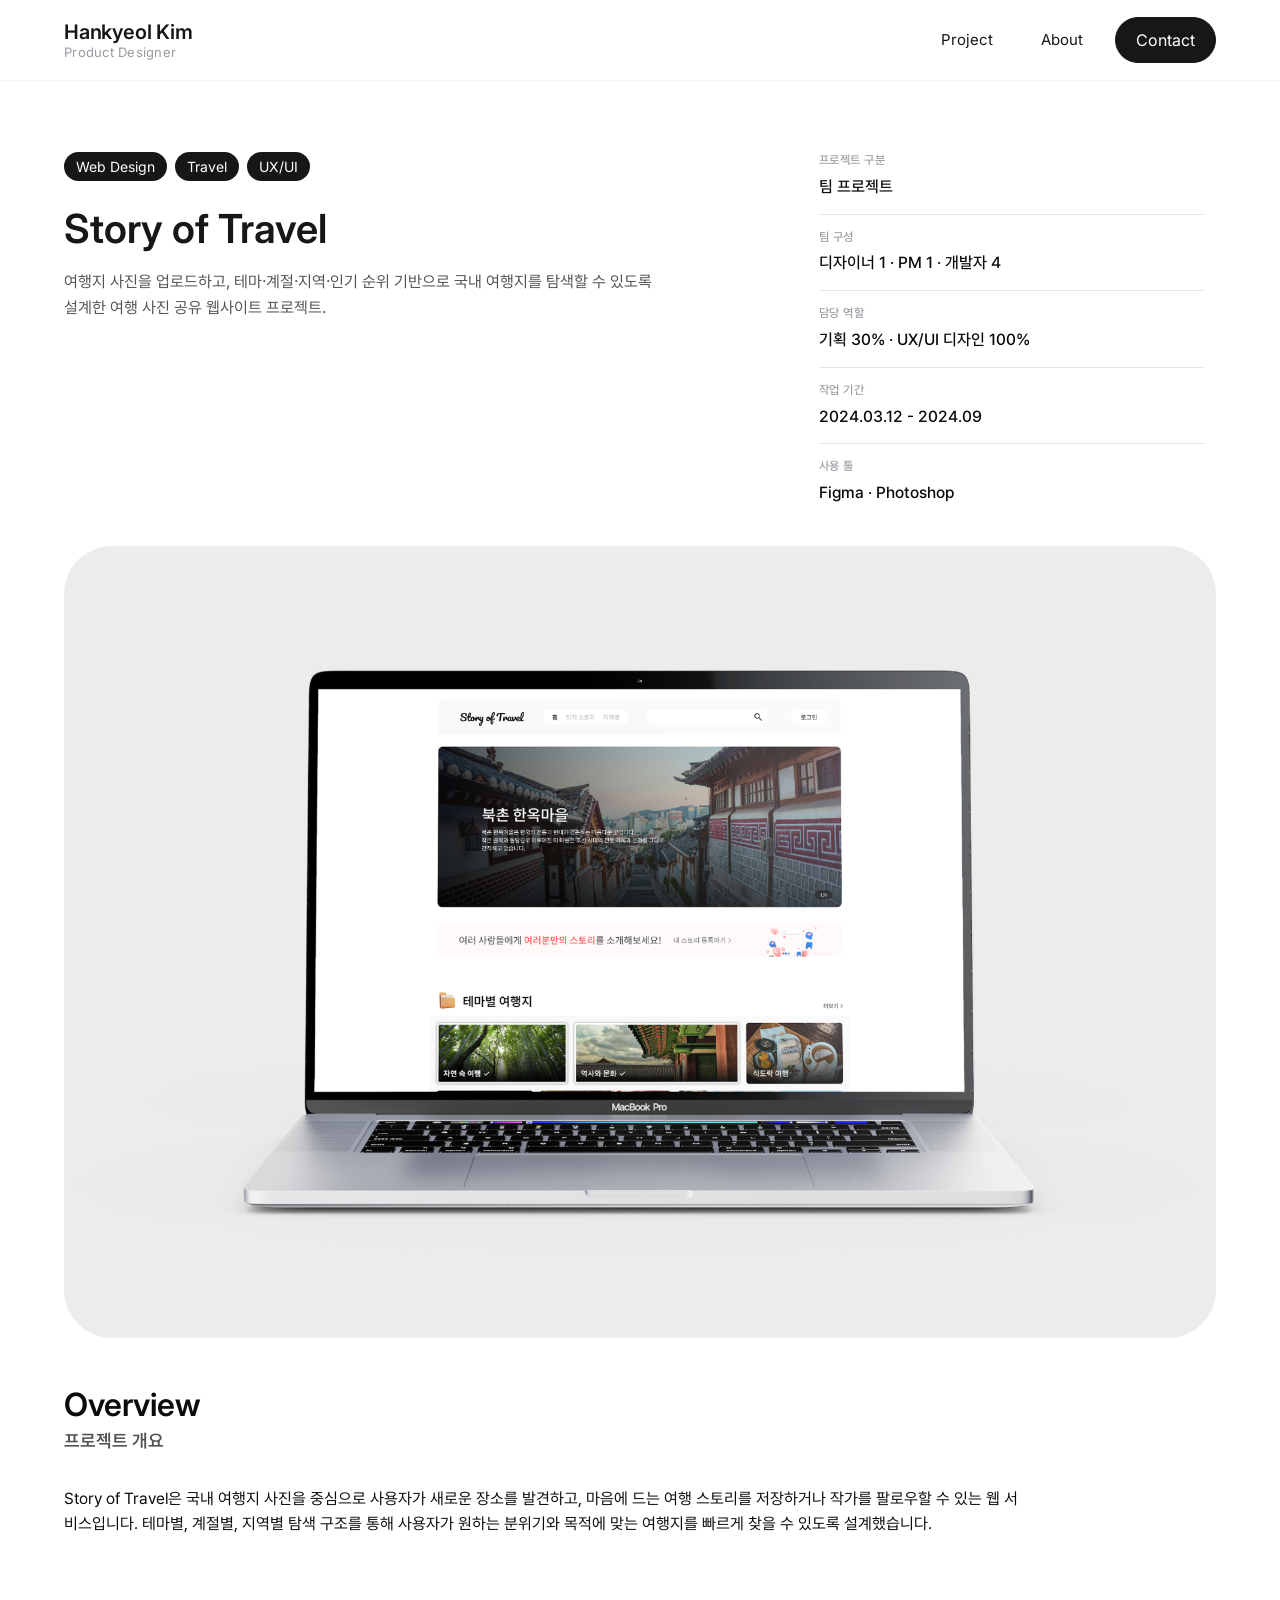
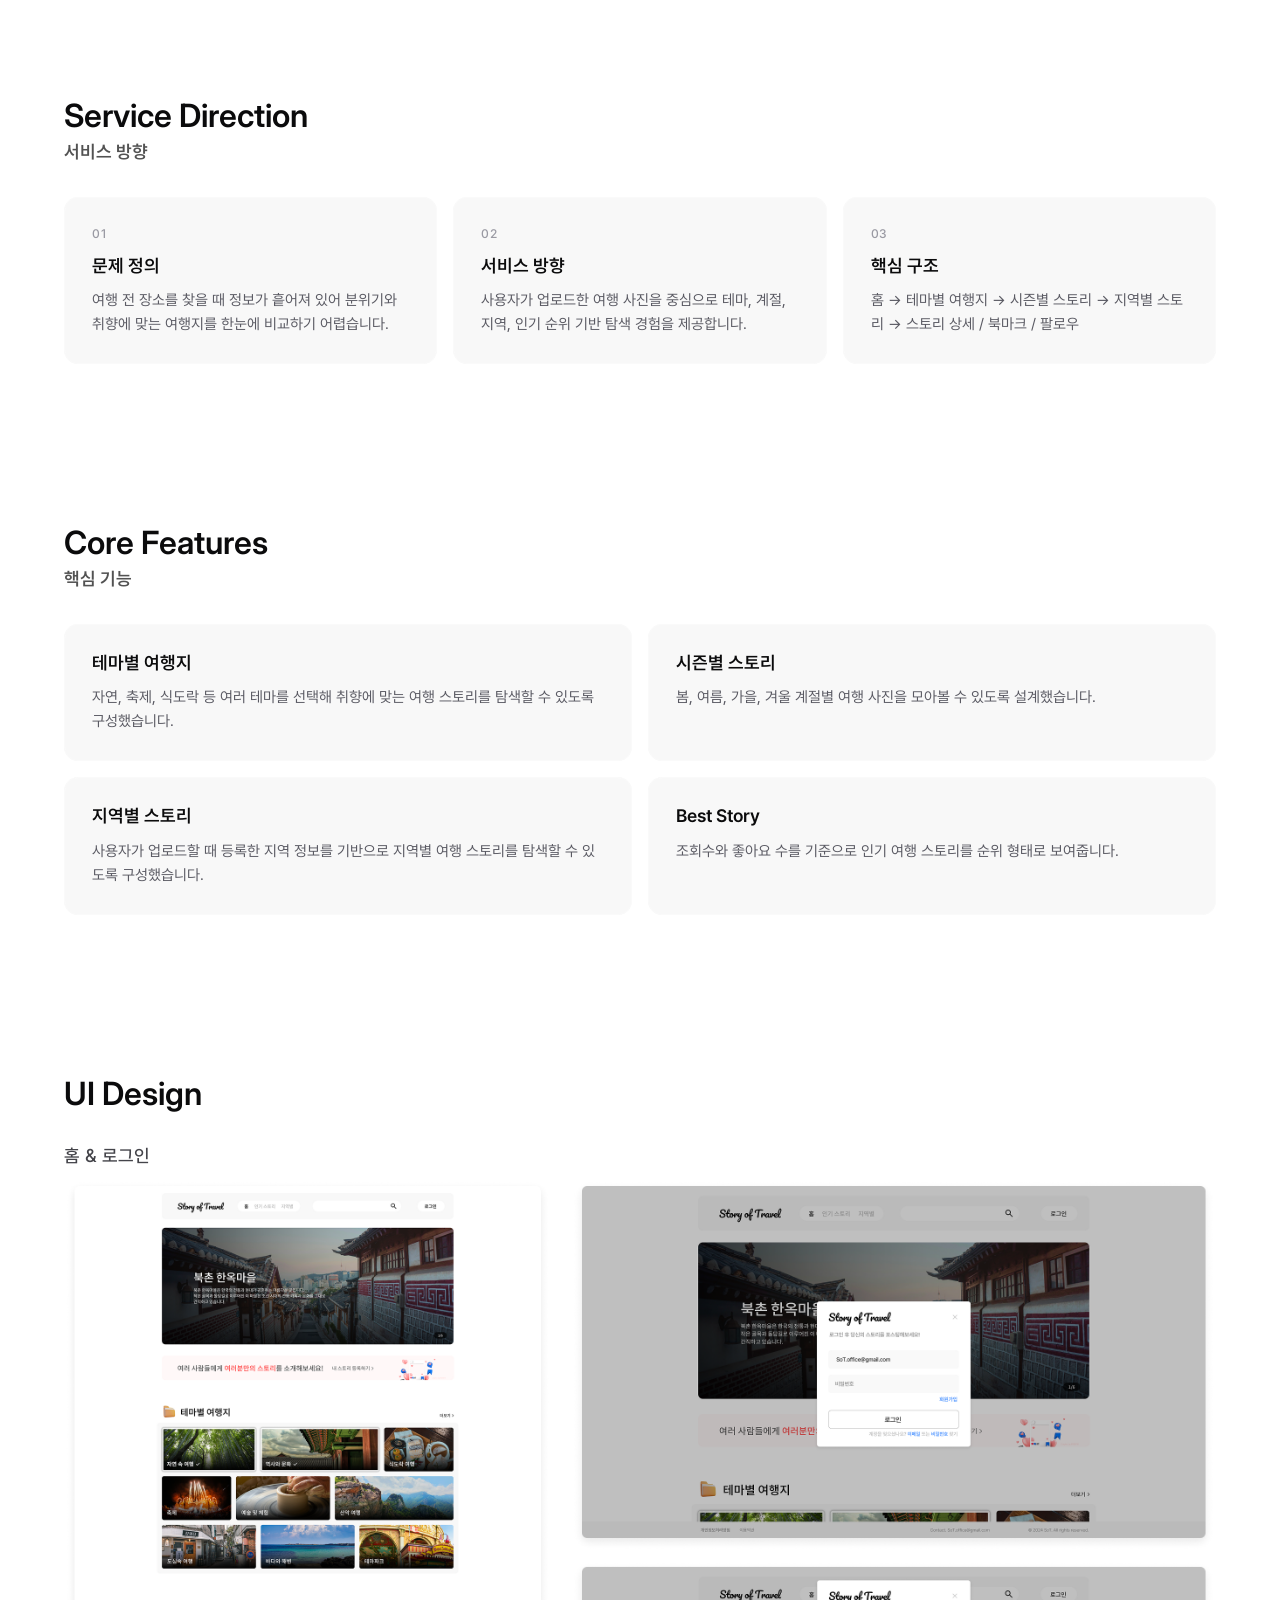
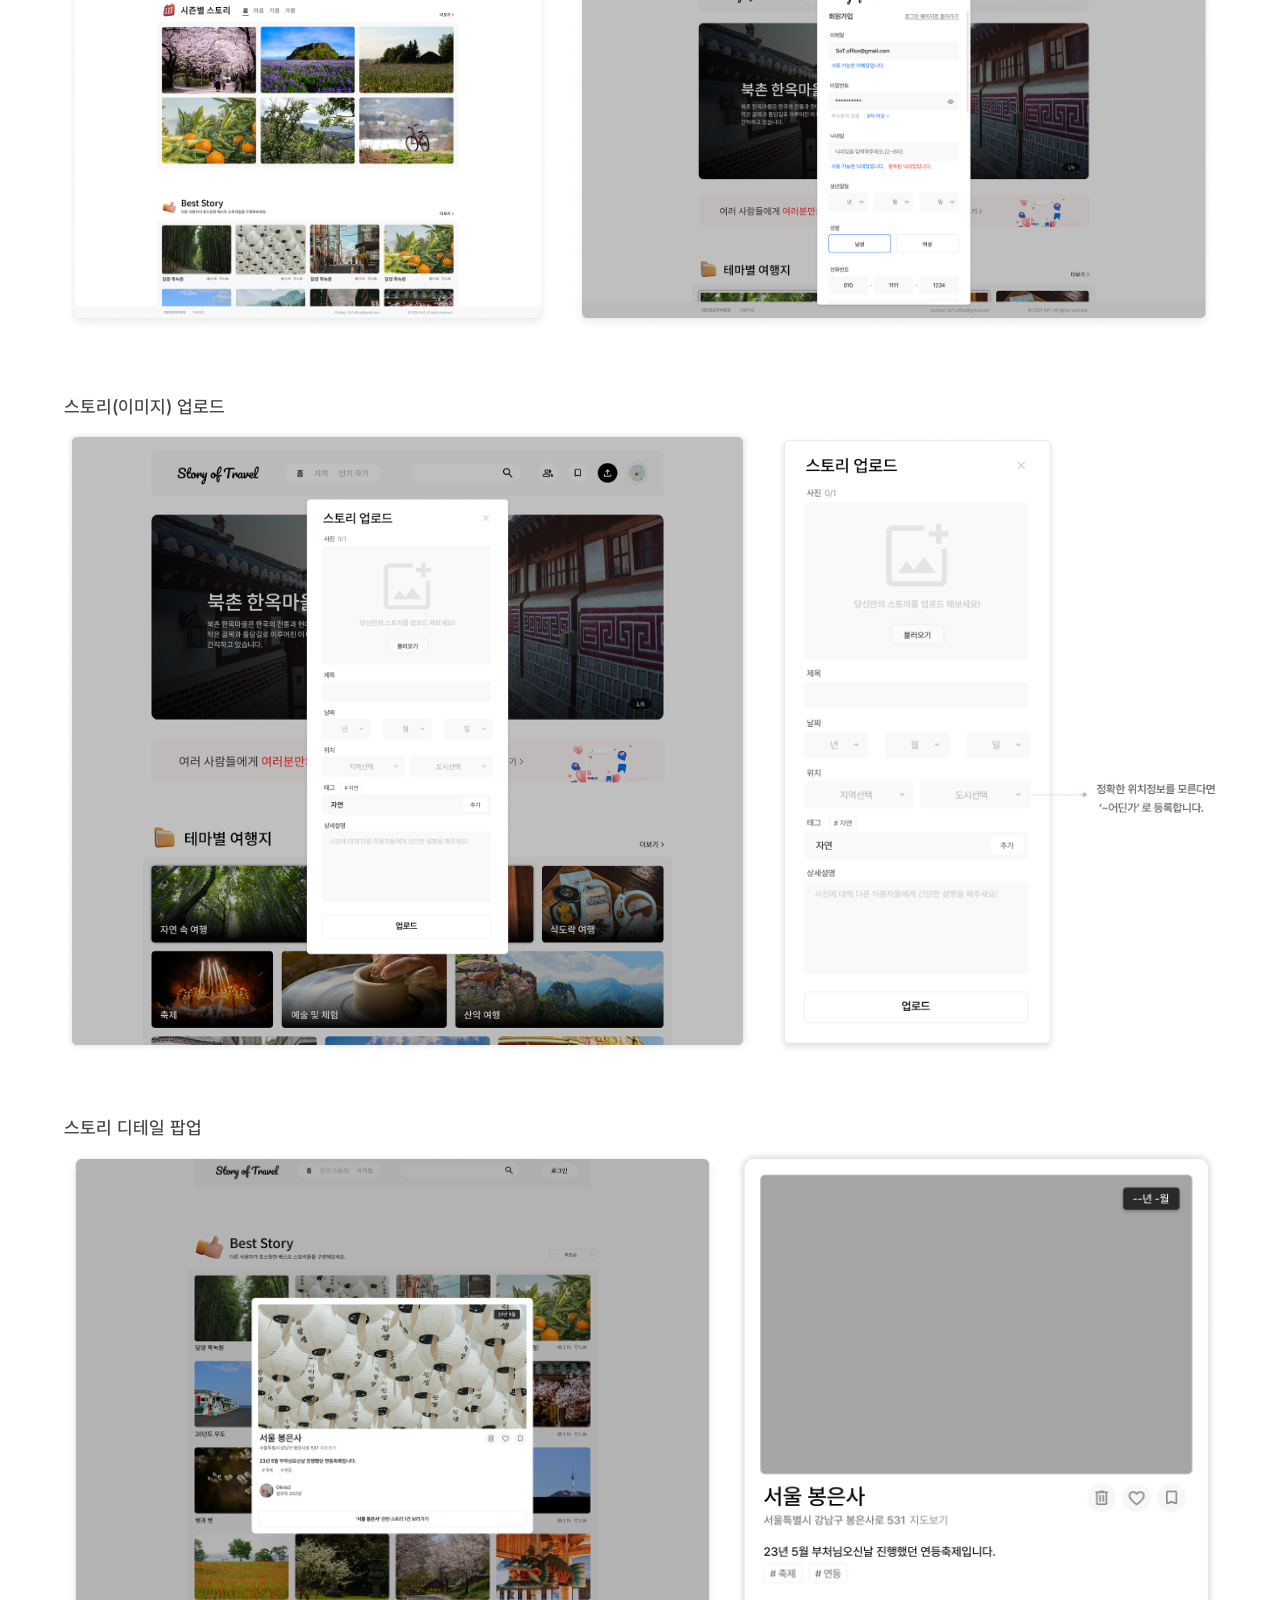
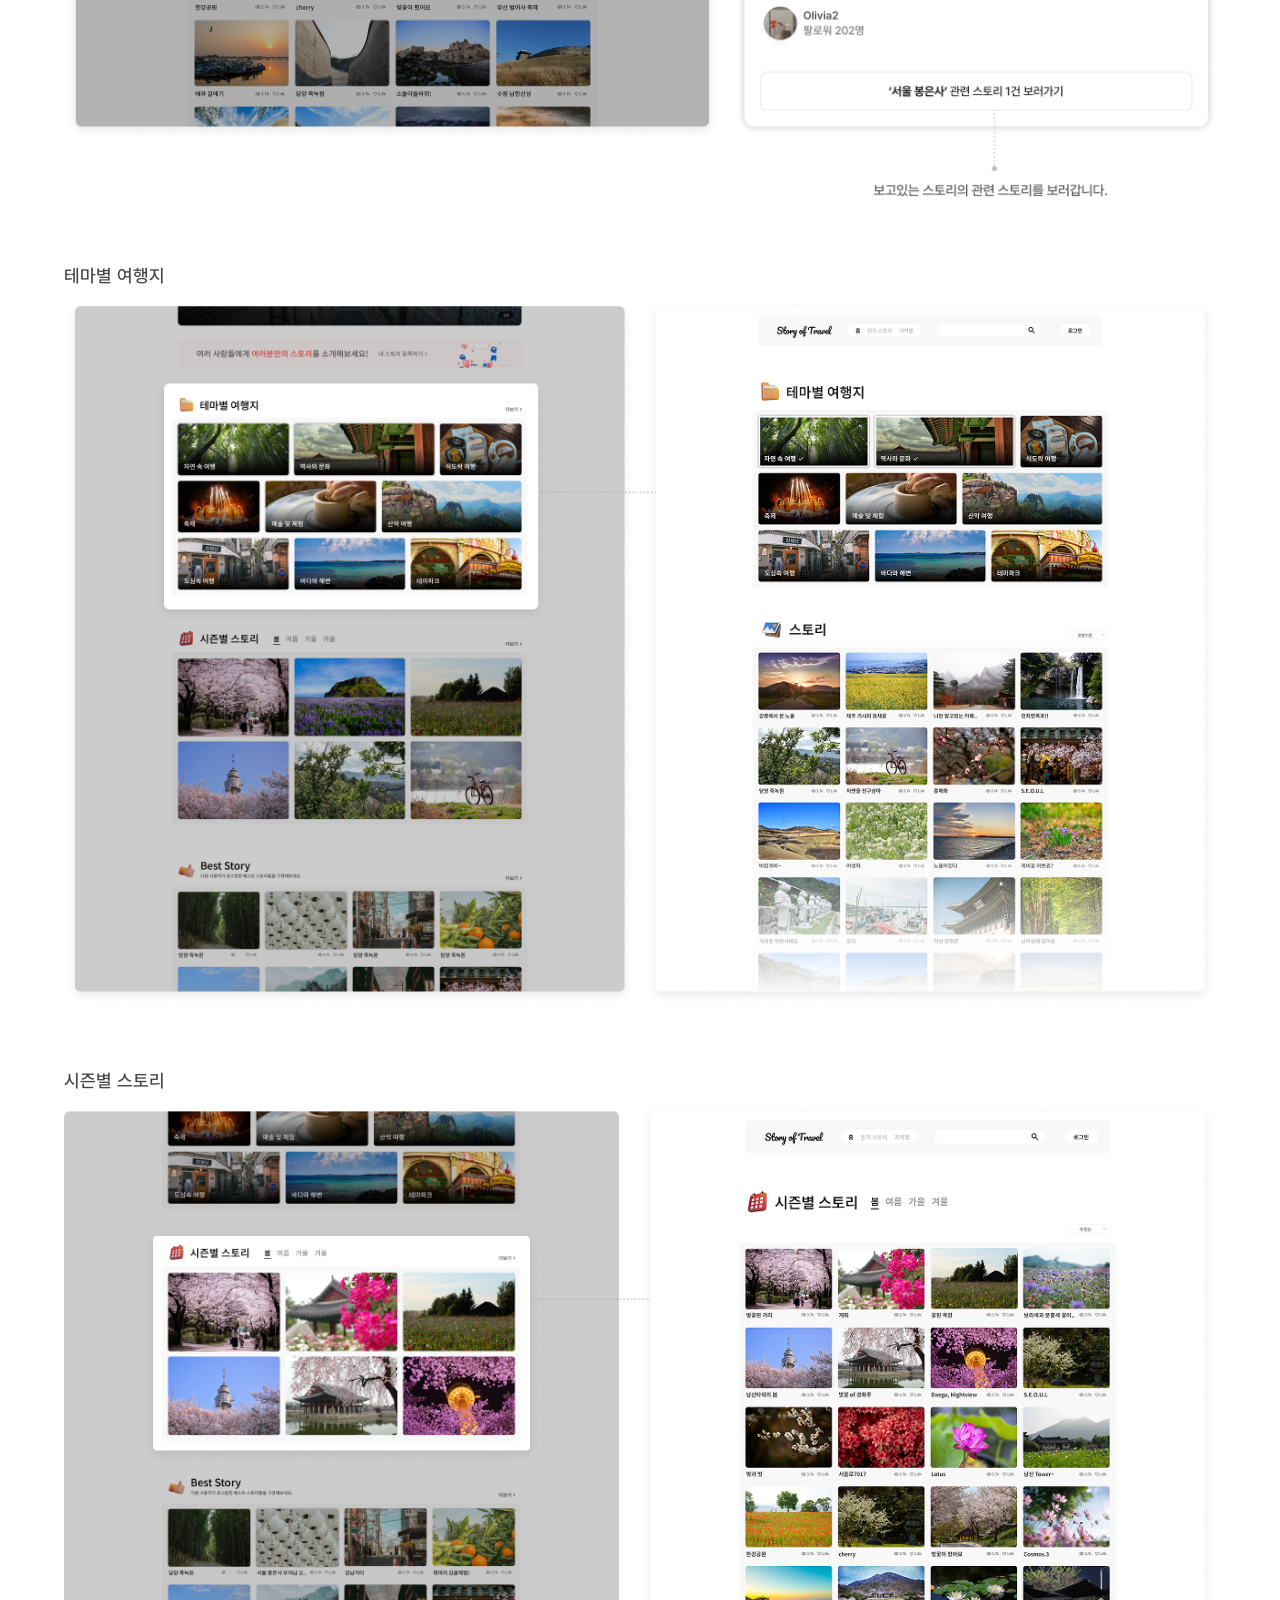
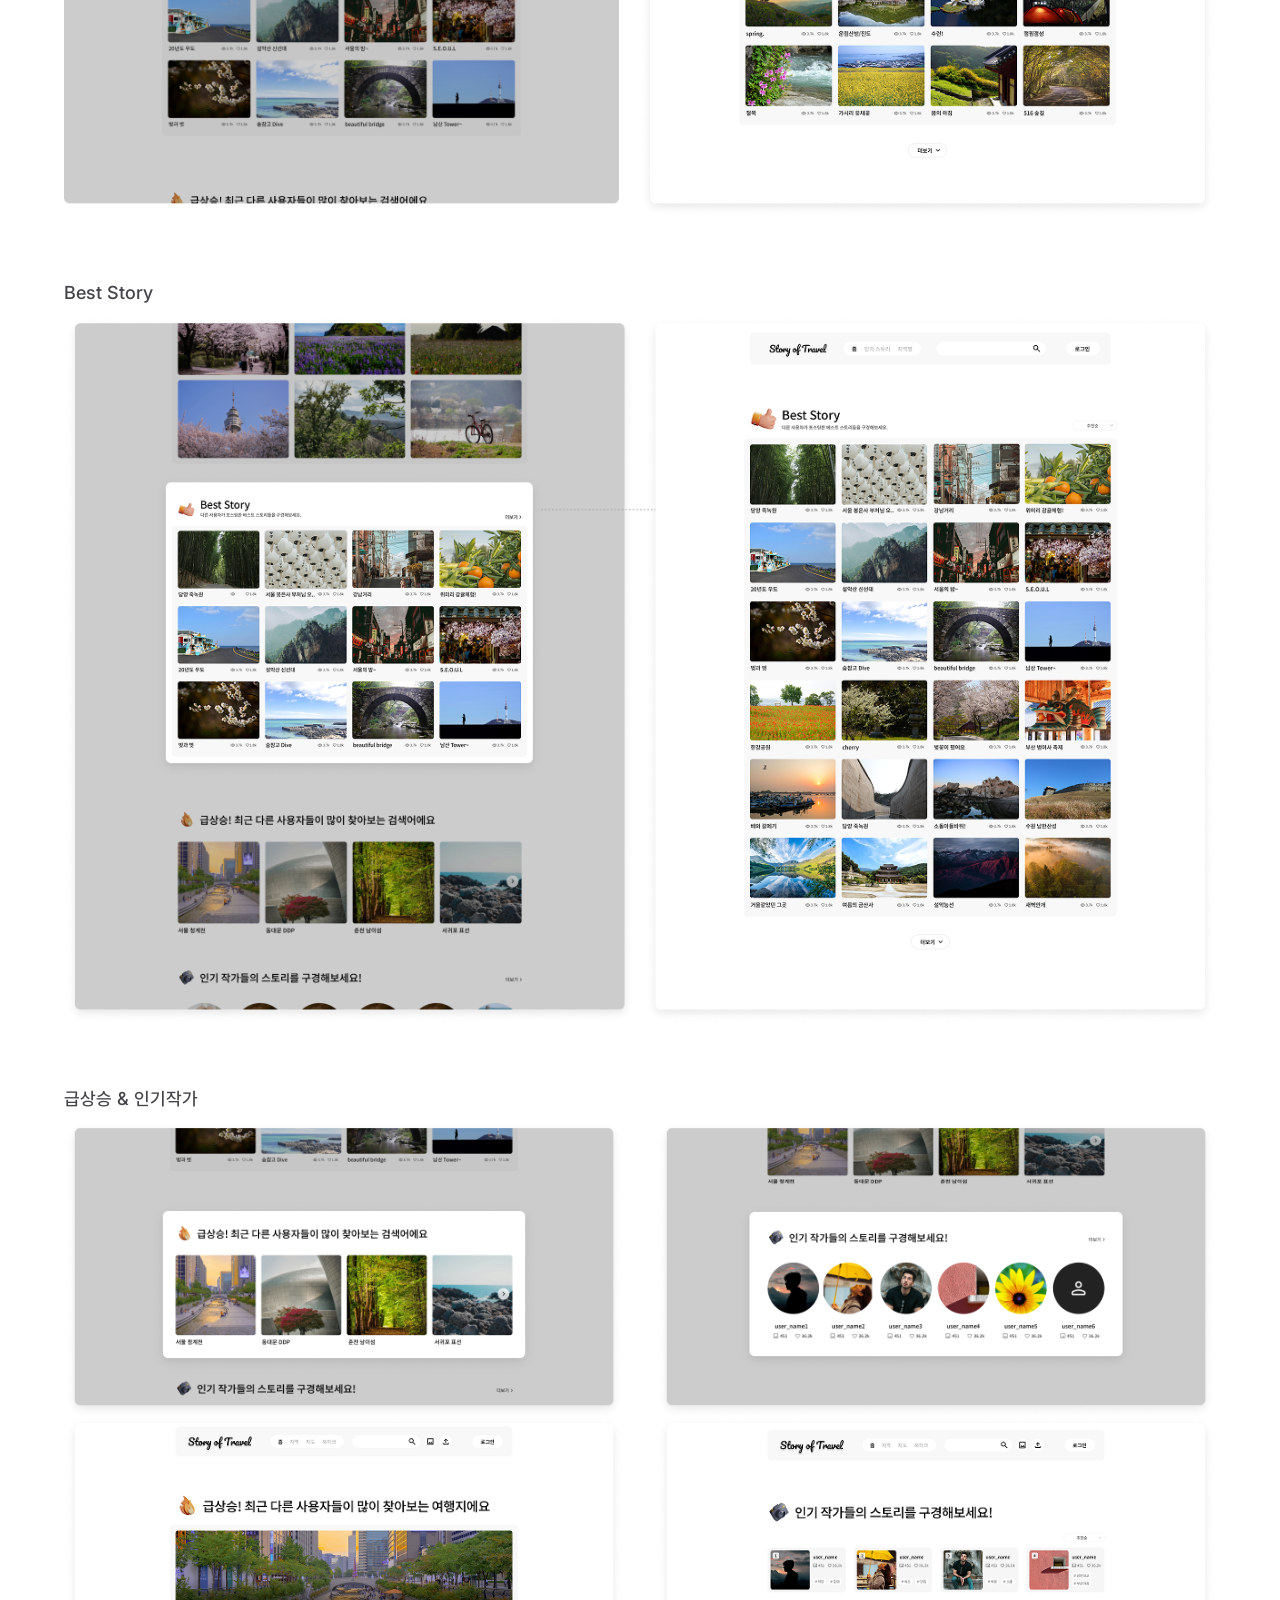
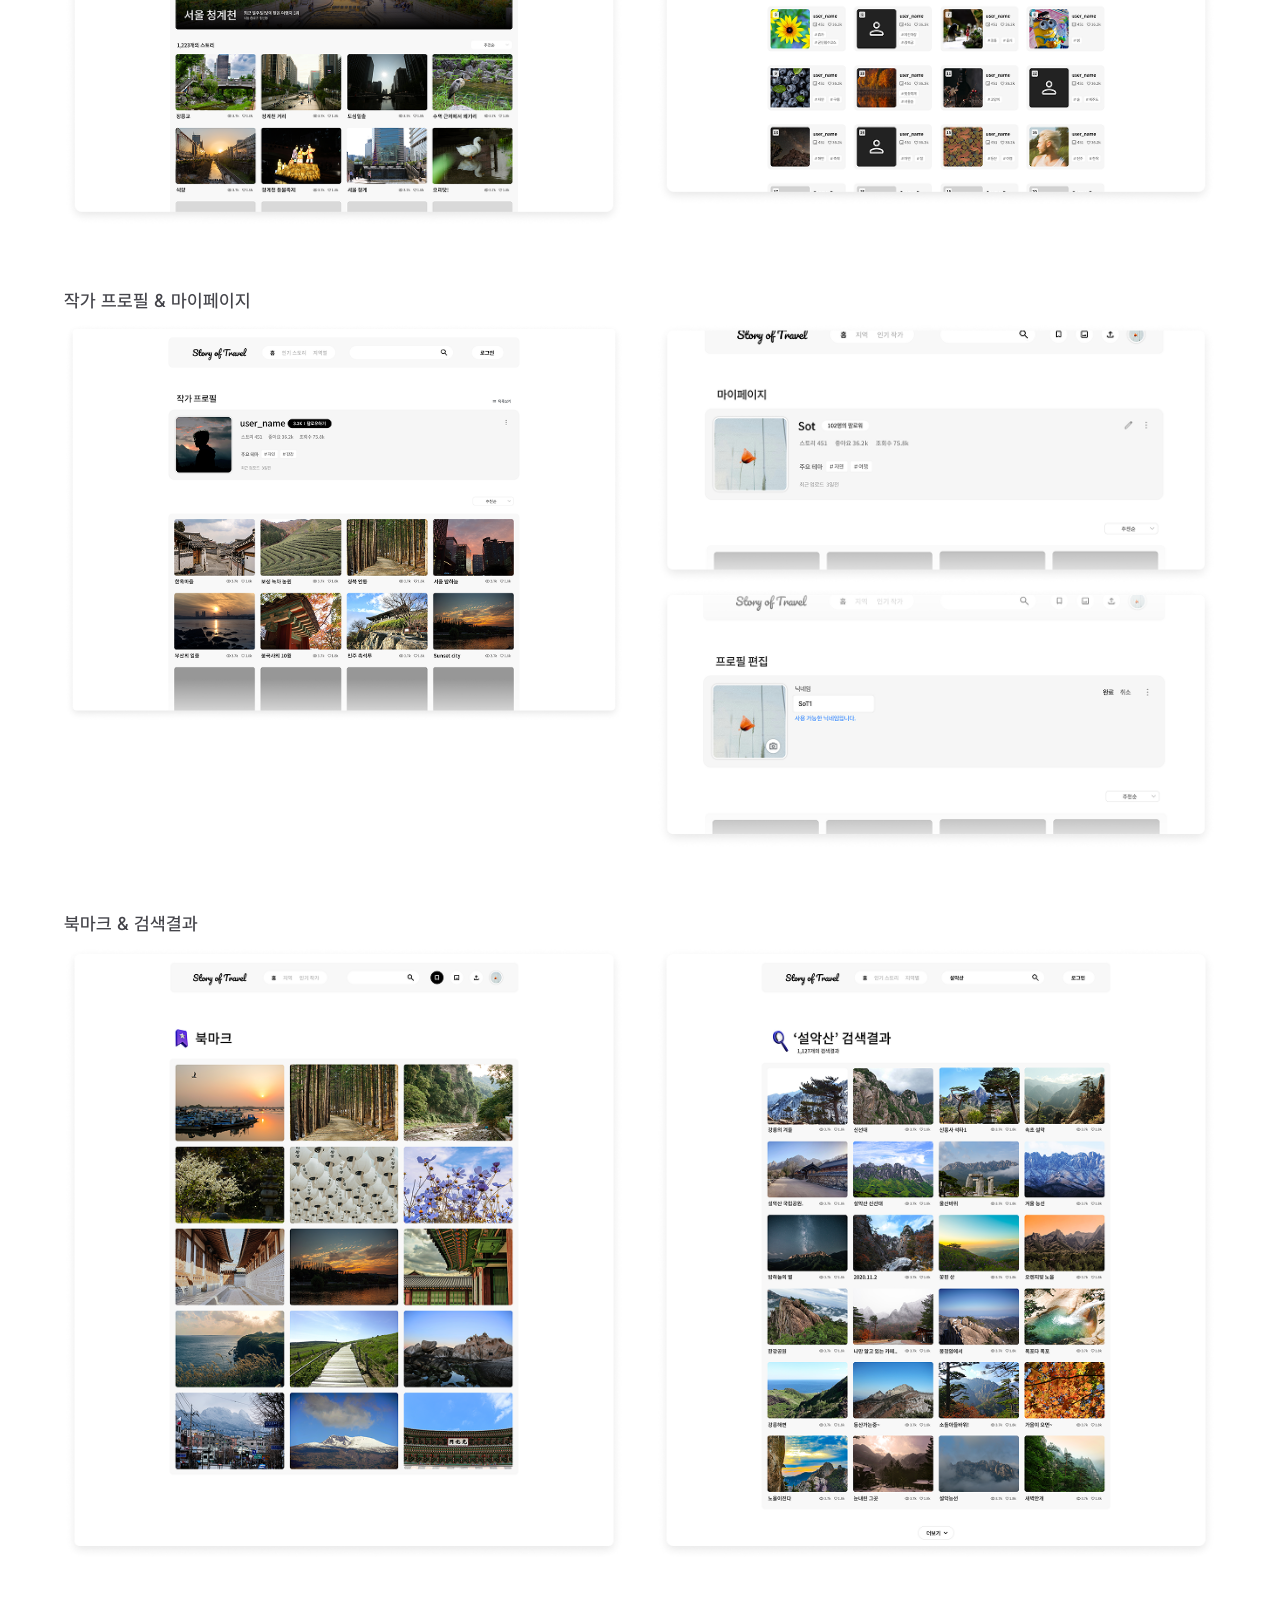
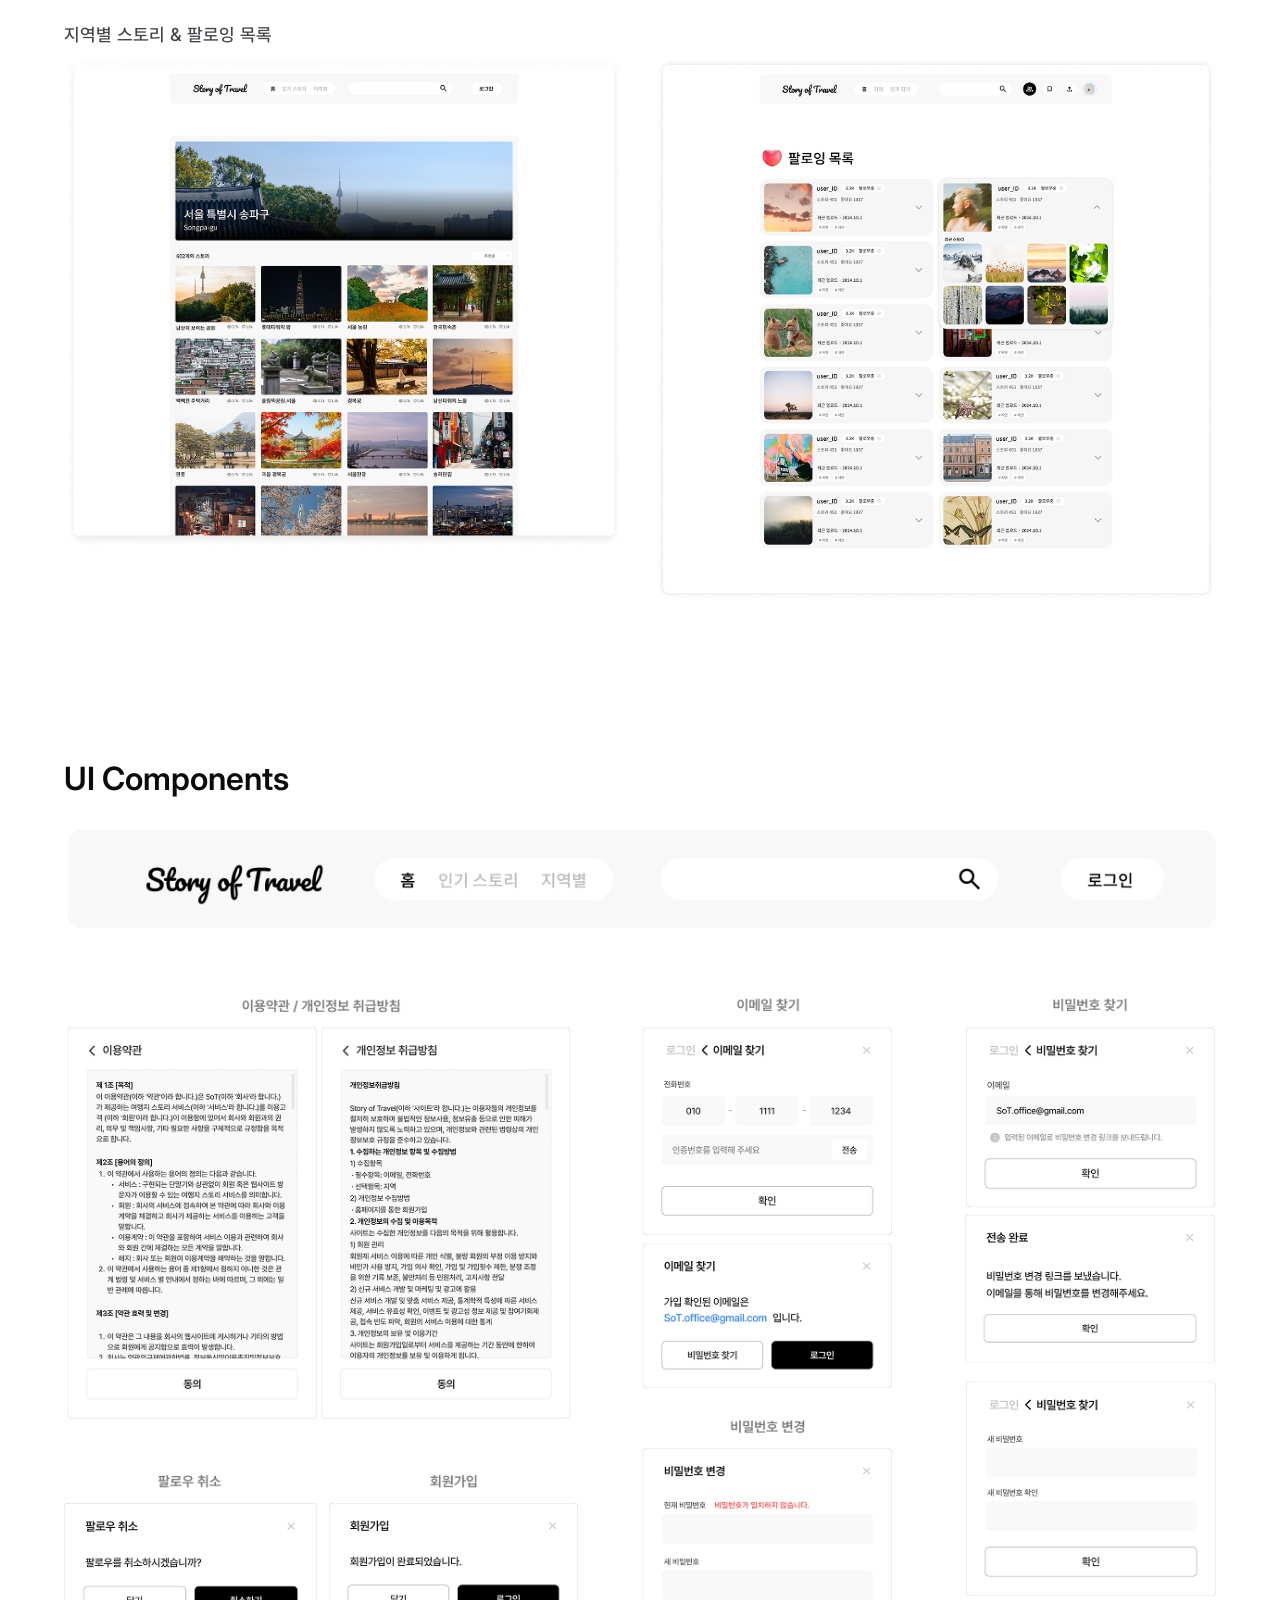
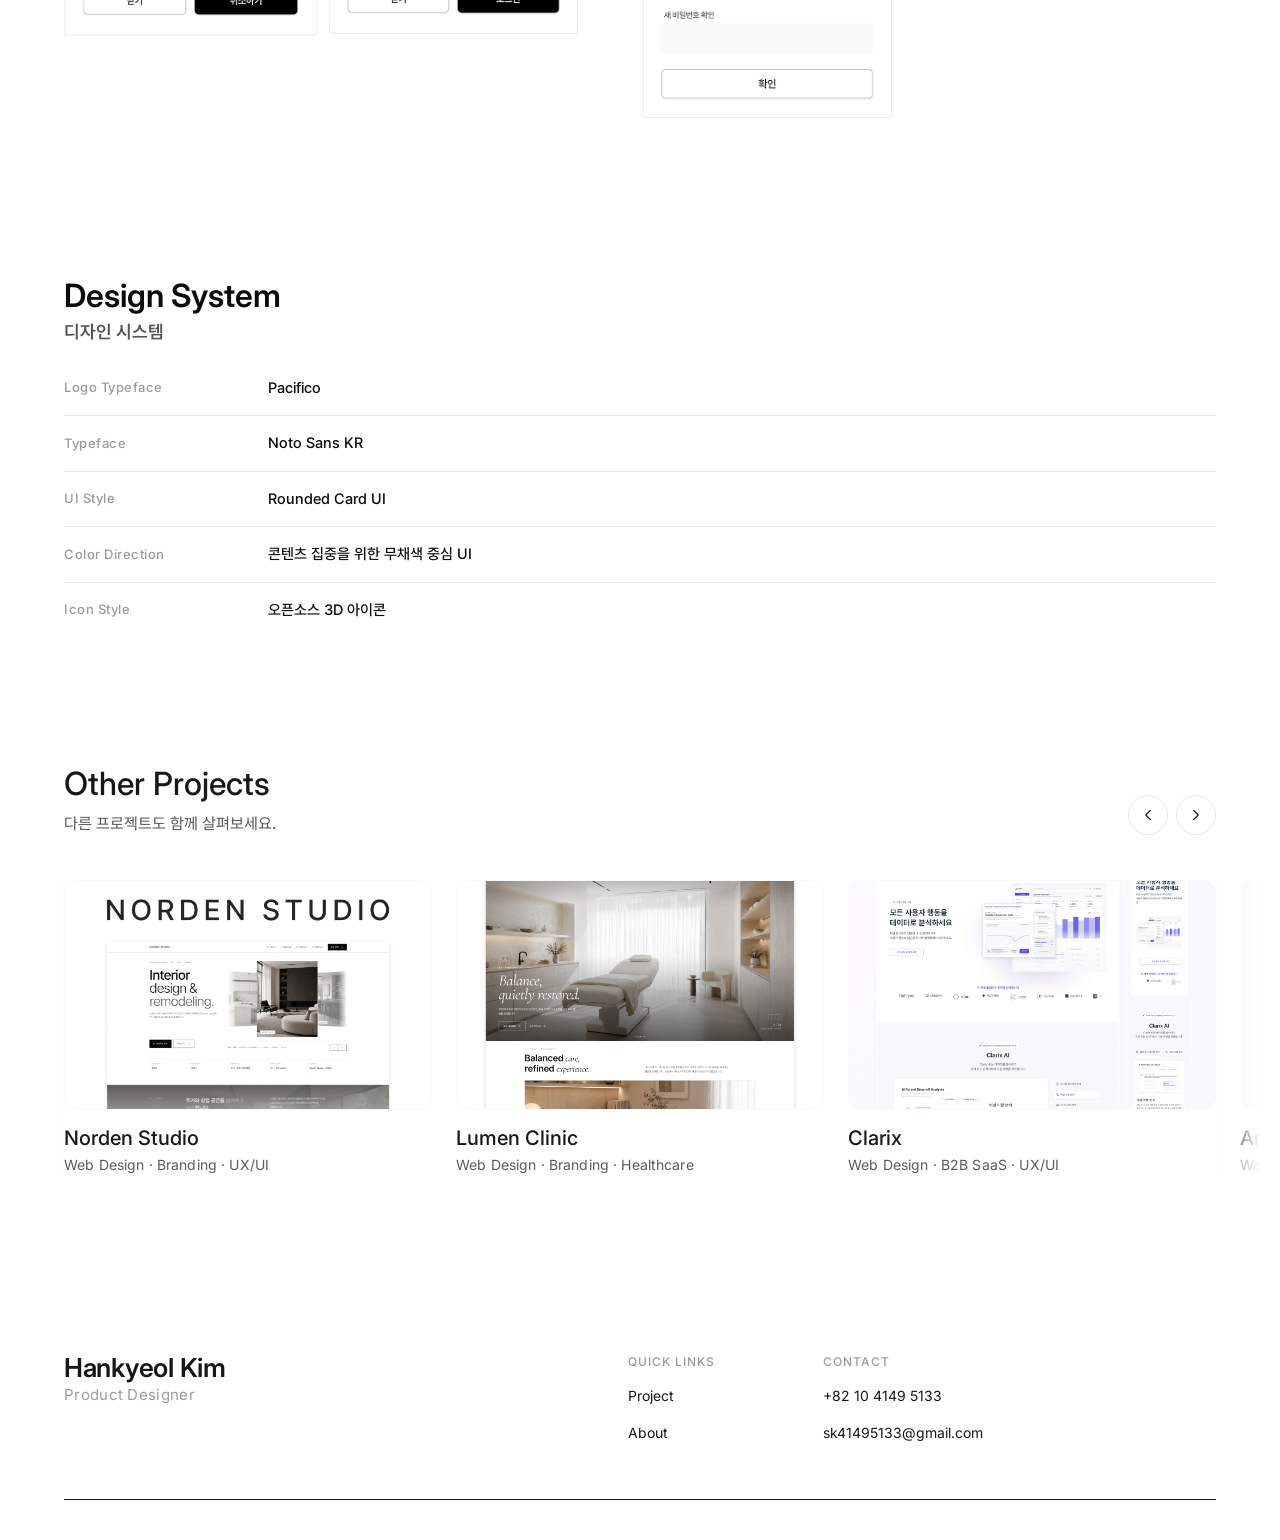
<file: project-story-of-travel.html>
<!DOCTYPE html>
<html lang="ko">
<head>
  <meta charset="utf-8">
  <title>Story of Travel - Hankyeol Kim Portfolio</title>
  <meta name="description" content="테마·계절·지역·인기 순위 기반으로 국내 여행지 사진을 탐색하고 업로드할 수 있도록 설계한 여행 웹서비스 프로젝트.">
  <meta name="viewport" content="width=device-width, initial-scale=1">

  <link rel="shortcut icon" type="image/x-icon" href="images/favicon.png">
  <link rel="apple-touch-icon" href="images/webclip.png">

  <link rel="preconnect" href="https://fonts.googleapis.com">
  <link rel="preconnect" href="https://fonts.gstatic.com" crossorigin>
  <link rel="stylesheet" href="https://fonts.googleapis.com/css2?family=Inter:wght@300;400;500;600;700&display=swap">

  <link rel="stylesheet" href="css/tokens.css">
  <link rel="stylesheet" href="css/base.css">
  <link rel="stylesheet" href="css/layout.css">
  <link rel="stylesheet" href="css/components.css">
  <link rel="stylesheet" href="css/project-detail.css">
</head>
<body>
  <!--
    TODO: 콘텐츠 작성 후 project-book-planet.html 의 섹션 구조
    (overview / background / insight-solution / principles / user-flow / design-system / ui-design)
    를 참고해 본문을 채우세요.
  -->
  <div class="page">
    <header class="navbar" data-navbar>
      <div class="navbar__inner">
        <a href="index.html" class="navbar__logo-link" aria-label="홈">
          <span class="brand">
            <span class="brand__name">Hankyeol Kim</span>
            <span class="brand__role">Product Designer</span>
          </span>
        </a>
        <nav class="navbar__menu" data-navbar-menu aria-label="주요 메뉴">
          <a href="index.html#projects"   class="navbar__link">Project</a>
          <a href="index.html#about"      class="navbar__link">About</a>
          <!-- <a href="index.html#experience" class="navbar__link">Experience</a> -->
        </nav>
        <button type="button" class="button button--navbar navbar__cta" data-contact-trigger>Contact</button>
        <button type="button" class="navbar__toggle" data-navbar-toggle aria-label="메뉴 열기">
          <span class="navbar__toggle-icon"><span></span></span>
        </button>
      </div>
    </header>

    <main class="main project-detail" style="--project-primary: #525252;">
      <section class="project-header">
        <div class="project-header__top">
          <div class="project-header__intro">
            <div class="project-header__tags project-tags reveal">
              <span class="project-tag">Web Design</span>
              <span class="project-tag">Travel</span>
              <span class="project-tag">UX/UI</span>
            </div>
            <h1 class="project-header__title reveal" style="--reveal-delay: 0.05s">Story of Travel</h1>
            <p class="project-header__description reveal" style="--reveal-delay: 0.1s">
              여행지 사진을 업로드하고, 테마·계절·지역·인기 순위 기반으로 국내 여행지를 탐색할 수 있도록 설계한 여행 사진 공유 웹사이트 프로젝트.
            </p>
          </div>

          <div class="project-header__meta reveal" style="--reveal-delay: 0.15s">
            <div class="project-meta__item">
              <h6 class="project-meta__label">프로젝트 구분</h6>
              <p class="project-meta__value">팀 프로젝트</p>
            </div>
            <div class="project-meta__item">
              <h6 class="project-meta__label">팀 구성</h6>
              <p class="project-meta__value">디자이너 1 · PM 1 · 개발자 4</p>
            </div>
            <div class="project-meta__item">
              <h6 class="project-meta__label">담당 역할</h6>
              <p class="project-meta__value">기획 30% · UX/UI 디자인 100%</p>
            </div>
            <div class="project-meta__item">
              <h6 class="project-meta__label">작업 기간</h6>
              <p class="project-meta__value">2024.03.12 - 2024.09</p>
            </div>
            <div class="project-meta__item">
              <h6 class="project-meta__label">사용 툴</h6>
              <p class="project-meta__value">Figma · Photoshop</p>
            </div>
          </div>
        </div>

        <figure class="project-header__media reveal" style="--reveal-delay: 0.2s">
          <img src="images/story-of-travel-cover.png"
               alt="Story of Travel 프로젝트 메인 비주얼"
               class="project-header__image">
        </figure>
      </section>

      <div class="project-content">
        <!-- Overview -->
        <section class="work-section reveal">
          <header class="section-title">
            <h2 class="section-title__en">Overview</h2>
            <p class="section-title__ko">프로젝트 개요</p>
          </header>
          <p class="work-section__lede">
            Story of Travel은 국내 여행지 사진을 중심으로 사용자가 새로운 장소를 발견하고, 마음에 드는 여행 스토리를 저장하거나 작가를 팔로우할 수 있는 웹 서비스입니다.
            테마별, 계절별, 지역별 탐색 구조를 통해 사용자가 원하는 분위기와 목적에 맞는 여행지를 빠르게 찾을 수 있도록 설계했습니다.
          </p>
        </section>

        <!-- Service Direction -->
        <section class="work-section reveal">
          <header class="section-title">
            <h2 class="section-title__en">Service Direction</h2>
            <p class="section-title__ko">서비스 방향</p>
          </header>
          <div class="brief-grid">
            <article class="brief-card">
              <span class="brief-card__index">01</span>
              <h3 class="brief-card__title">문제 정의</h3>
              <p class="brief-card__body">여행 전 장소를 찾을 때 정보가 흩어져 있어 분위기와 취향에 맞는 여행지를 한눈에 비교하기 어렵습니다.</p>
            </article>
            <article class="brief-card">
              <span class="brief-card__index">02</span>
              <h3 class="brief-card__title">서비스 방향</h3>
              <p class="brief-card__body">사용자가 업로드한 여행 사진을 중심으로 테마, 계절, 지역, 인기 순위 기반 탐색 경험을 제공합니다.</p>
            </article>
            <article class="brief-card">
              <span class="brief-card__index">03</span>
              <h3 class="brief-card__title">핵심 구조</h3>
              <p class="brief-card__body">홈 → 테마별 여행지 → 시즌별 스토리 → 지역별 스토리 → 스토리 상세 / 북마크 / 팔로우</p>
            </article>
          </div>
        </section>

        <!-- Core Features -->
        <section class="work-section reveal">
          <header class="section-title">
            <h2 class="section-title__en">Core Features</h2>
            <p class="section-title__ko">핵심 기능</p>
          </header>
          <div class="brief-grid brief-grid--4">
            <article class="brief-card">
              <h3 class="brief-card__title">테마별 여행지</h3>
              <p class="brief-card__body">자연, 축제, 식도락 등 여러 테마를 선택해 취향에 맞는 여행 스토리를 탐색할 수 있도록 구성했습니다.</p>
            </article>
            <article class="brief-card">
              <h3 class="brief-card__title">시즌별 스토리</h3>
              <p class="brief-card__body">봄, 여름, 가을, 겨울 계절별 여행 사진을 모아볼 수 있도록 설계했습니다.</p>
            </article>
            <article class="brief-card">
              <h3 class="brief-card__title">지역별 스토리</h3>
              <p class="brief-card__body">사용자가 업로드할 때 등록한 지역 정보를 기반으로 지역별 여행 스토리를 탐색할 수 있도록 구성했습니다.</p>
            </article>
            <article class="brief-card">
              <h3 class="brief-card__title">Best Story</h3>
              <p class="brief-card__body">조회수와 좋아요 수를 기준으로 인기 여행 스토리를 순위 형태로 보여줍니다.</p>
            </article>
          </div>
        </section>

        <!-- UI Design (groups Home & Login → User & Archive as subsections) -->
        <section class="work-section reveal">
          <header class="section-title">
            <h2 class="section-title__en">UI Design</h2>
          </header>

          <div class="subsection-stack">
            <!-- Home & Login -->
            <section class="work-section">
              <header class="section-title section-title--sub">
                <h3 class="section-title__en">홈 &amp; 로그인</h3>
              </header>
              <img src="images/sot-home-login.png" alt="메인 페이지와 로그인 / 회원가입 팝업 화면" class="section-image" loading="lazy">
            </section>

            <!-- Story Upload -->
            <section class="work-section">
              <header class="section-title section-title--sub">
                <h3 class="section-title__en">스토리(이미지) 업로드</h3>
              </header>
              <img src="images/sot-upload.png" alt="스토리 업로드 팝업과 위치 입력 디테일" class="section-image" loading="lazy">
            </section>

            <!-- Story Detail Popup -->
            <section class="work-section">
              <header class="section-title section-title--sub">
                <h3 class="section-title__en">스토리 디테일 팝업</h3>
              </header>
              <img src="images/sot-story-detail.png" alt="스토리 상세 팝업 화면" class="section-image" loading="lazy">
            </section>

            <!-- Themed Destinations -->
            <section class="work-section">
              <header class="section-title section-title--sub">
                <h3 class="section-title__en">테마별 여행지</h3>
              </header>
              <img src="images/sot-themed.png" alt="테마별 여행지 화면" class="section-image" loading="lazy">
            </section>

            <!-- Seasonal Stories -->
            <section class="work-section">
              <header class="section-title section-title--sub">
                <h3 class="section-title__en">시즌별 스토리</h3>
              </header>
              <img src="images/sot-seasonal.png" alt="시즌별 스토리 화면" class="section-image" loading="lazy">
            </section>

            <!-- Best Story -->
            <section class="work-section">
              <header class="section-title section-title--sub">
                <h3 class="section-title__en">Best Story</h3>
              </header>
              <img src="images/sot-best.png" alt="Best Story 화면" class="section-image" loading="lazy">
            </section>

            <!-- Trending & Popular Authors -->
            <section class="work-section">
              <header class="section-title section-title--sub">
                <h3 class="section-title__en">급상승 &amp; 인기작가</h3>
              </header>
              <div class="image-pair">
                <img src="images/sot-trending.png" alt="급상승 페이지" class="section-image" loading="lazy">
                <img src="images/sot-authors.png" alt="인기 작가 페이지" class="section-image" loading="lazy">
              </div>
            </section>

            <!-- Author Profile & My Page -->
            <section class="work-section">
              <header class="section-title section-title--sub">
                <h3 class="section-title__en">작가 프로필 &amp; 마이페이지</h3>
              </header>
              <div class="image-pair">
                <img src="images/sot-author-profile.png" alt="작가 프로필 화면" class="section-image" loading="lazy">
                <img src="images/sot-mypage.png" alt="마이 페이지 / 프로필 편집 화면" class="section-image" loading="lazy">
              </div>
            </section>

            <!-- Bookmarks & Search Results -->
            <section class="work-section">
              <header class="section-title section-title--sub">
                <h3 class="section-title__en">북마크 &amp; 검색결과</h3>
              </header>
              <div class="image-pair">
                <img src="images/sot-bookmark.png" alt="북마크 페이지" class="section-image" loading="lazy">
                <img src="images/sot-search.png" alt="검색결과 페이지" class="section-image" loading="lazy">
              </div>
            </section>

            <!-- Regional Stories & Following -->
            <section class="work-section">
              <header class="section-title section-title--sub">
                <h3 class="section-title__en">지역별 스토리 &amp; 팔로잉 목록</h3>
              </header>
              <div class="image-pair">
                <img src="images/sot-regional.png" alt="지역별 스토리 화면" class="section-image" loading="lazy">
                <img src="images/sot-following.png" alt="팔로잉 목록 화면" class="section-image" loading="lazy">
              </div>
            </section>
          </div>
        </section>

        <!-- UI Components -->
        <section class="work-section reveal">
          <header class="section-title">
            <h2 class="section-title__en">UI Components</h2>
          </header>
          <img src="images/sot-components.png" alt="이용약관, 개인정보 취급방침, 이메일·비밀번호 찾기, 비밀번호 변경, 팔로우 취소, 회원가입 등 팝업 컴포넌트 모음" class="section-image" loading="lazy">
        </section>

        <!-- Design System -->
        <section class="work-section reveal">
          <header class="section-title">
            <h2 class="section-title__en">Design System</h2>
            <p class="section-title__ko">디자인 시스템</p>
          </header>
          <ul class="spec-list">
            <li class="spec-list__row">
              <span class="spec-list__label">Logo Typeface</span>
              <span class="spec-list__value">Pacifico</span>
            </li>
            <li class="spec-list__row">
              <span class="spec-list__label">Typeface</span>
              <span class="spec-list__value">Noto Sans KR</span>
            </li>
            <li class="spec-list__row">
              <span class="spec-list__label">UI Style</span>
              <span class="spec-list__value">Rounded Card UI</span>
            </li>
            <li class="spec-list__row">
              <span class="spec-list__label">Color Direction</span>
              <span class="spec-list__value">콘텐츠 집중을 위한 무채색 중심 UI</span>
            </li>
            <li class="spec-list__row">
              <span class="spec-list__label">Icon Style</span>
              <span class="spec-list__value">오픈소스 3D 아이콘</span>
            </li>
          </ul>
        </section>

        <!-- PDF CTA (TEMPORARILY HIDDEN — uncomment the block below
             once the PDF link is ready.) -->
        <!--
        <section class="work-cta reveal">
          <header class="section-title">
            <h2 class="section-title__en">Full Case Study</h2>
            <p class="section-title__ko">자세히 보기</p>
          </header>
          <p class="work-cta__body">
            자세한 기획 과정과 전체 화면 설계는 PDF 포트폴리오에서 확인할 수 있습니다.
          </p>
          <a href="#" class="button" target="_blank" rel="noopener">View Full PDF</a>
        </section>
        -->
      </div>

      <section class="other-projects" data-carousel>
        <div class="other-projects__container">
          <header class="other-projects__header reveal">
            <div class="other-projects__intro">
              <h2 class="other-projects__title">Other Projects</h2>
              <p class="other-projects__description">다른 프로젝트도 함께 살펴보세요.</p>
            </div>
            <div class="other-projects__nav" aria-label="Other projects controls">
              <button type="button" class="other-projects__btn" data-carousel-prev aria-label="이전">
                <svg viewBox="0 0 24 24" fill="none" xmlns="http://www.w3.org/2000/svg" aria-hidden="true">
                  <path d="M15 6L9 12L15 18" stroke="currentColor" stroke-width="1.5" stroke-linecap="round" stroke-linejoin="round"/>
                </svg>
              </button>
              <button type="button" class="other-projects__btn" data-carousel-next aria-label="다음">
                <svg viewBox="0 0 24 24" fill="none" xmlns="http://www.w3.org/2000/svg" aria-hidden="true">
                  <path d="M9 6L15 12L9 18" stroke="currentColor" stroke-width="1.5" stroke-linecap="round" stroke-linejoin="round"/>
                </svg>
              </button>
            </div>
          </header>
        </div>

        <div class="other-projects__viewport">
          <div class="other-projects__track" data-carousel-track>
            <a href="project-norden.html" class="other-project reveal">
              <div class="other-project__media">
                <img src="images/norden-cover.png" alt="Norden Studio 프로젝트 미리보기" class="other-project__image" loading="lazy" draggable="false">
              </div>
              <h3 class="other-project__title">Norden Studio</h3>
              <p class="other-project__meta">Web Design · Branding · UX/UI</p>
            </a>

            <a href="project-lumen.html" class="other-project reveal">
              <div class="other-project__media">
                <img src="images/lumen-cover.png" alt="Lumen Clinic 프로젝트 미리보기" class="other-project__image" loading="lazy" draggable="false">
              </div>
              <h3 class="other-project__title">Lumen Clinic</h3>
              <p class="other-project__meta">Web Design · Branding · Healthcare</p>
            </a>

            <a href="project-clarix.html" class="other-project reveal">
              <div class="other-project__media">
                <img src="images/clarix-cover.png" alt="Clarix 프로젝트 미리보기" class="other-project__image" loading="lazy" draggable="false">
              </div>
              <h3 class="other-project__title">Clarix</h3>
              <p class="other-project__meta">Web Design · B2B SaaS · UX/UI</p>
            </a>

            <a href="project-arden.html" class="other-project reveal">
              <div class="other-project__media">
                <img src="images/arden-cover.png" alt="Arden 프로젝트 미리보기" class="other-project__image" loading="lazy" draggable="false">
              </div>
              <h3 class="other-project__title">Arden</h3>
              <p class="other-project__meta">Web Design · Branding · UI/UX</p>
            </a>

            <a href="project-book-planet.html" class="other-project reveal">
              <div class="other-project__media">
                <img src="images/book-planet-cover.png" alt="Book Planet 프로젝트 미리보기" class="other-project__image" loading="lazy" draggable="false">
              </div>
              <h3 class="other-project__title">Book Planet</h3>
              <p class="other-project__meta">Mobile App · UX/UI</p>
            </a>

            <a href="project-balancer.html" class="other-project reveal" style="--reveal-delay: 0.05s">
              <div class="other-project__media">
                <img src="images/balancer-cover.png" alt="Balancer 프로젝트 미리보기" class="other-project__image" loading="lazy" draggable="false">
              </div>
              <h3 class="other-project__title">Balancer</h3>
              <p class="other-project__meta">Mobile App · Product Design · UX/UI</p>
            </a>

            <a href="project-sweethome.html" class="other-project reveal" style="--reveal-delay: 0.1s">
              <div class="other-project__media">
                <img src="images/sweethome-cover.png" alt="스윗홈 프로젝트 미리보기" class="other-project__image" loading="lazy" draggable="false">
              </div>
              <h3 class="other-project__title">스윗홈</h3>
              <p class="other-project__meta">Mobile App · Healthcare · UX/UI</p>
            </a>
          </div>
        </div>
      </section>
    </main>

    <footer class="footer">
      <div class="footer__inner">
        <div class="footer__top">
          <div class="footer__brand">
            <a href="index.html" class="footer__logo-link" aria-label="홈">
              <span class="brand brand--lg">
                <span class="brand__name">Hankyeol Kim</span>
                <span class="brand__role">Product Designer</span>
              </span>
            </a>
          </div>
          <div class="footer__columns">
            <div class="footer__column">
              <h3 class="footer__column-title">Quick Links</h3>
              <a href="index.html#projects"   class="footer__link">Project</a>
              <a href="index.html#about"      class="footer__link">About</a>
            </div>
            <div class="footer__column">
              <h3 class="footer__column-title">Contact</h3>
              <button type="button" class="footer__link footer__link--copy" data-copy="+82 10 4149 5133" data-copy-default="+82 10 4149 5133">+82 10 4149 5133</button>
              <button type="button" class="footer__link footer__link--copy" data-copy="sk41495133@gmail.com" data-copy-default="sk41495133@gmail.com">sk41495133@gmail.com</button>
            </div>
          </div>
        </div>
        <div class="footer__divider"></div>
      </div>
    </footer>
  </div>

  <script src="js/main.js" defer></script>
</body>
</html>
</file>
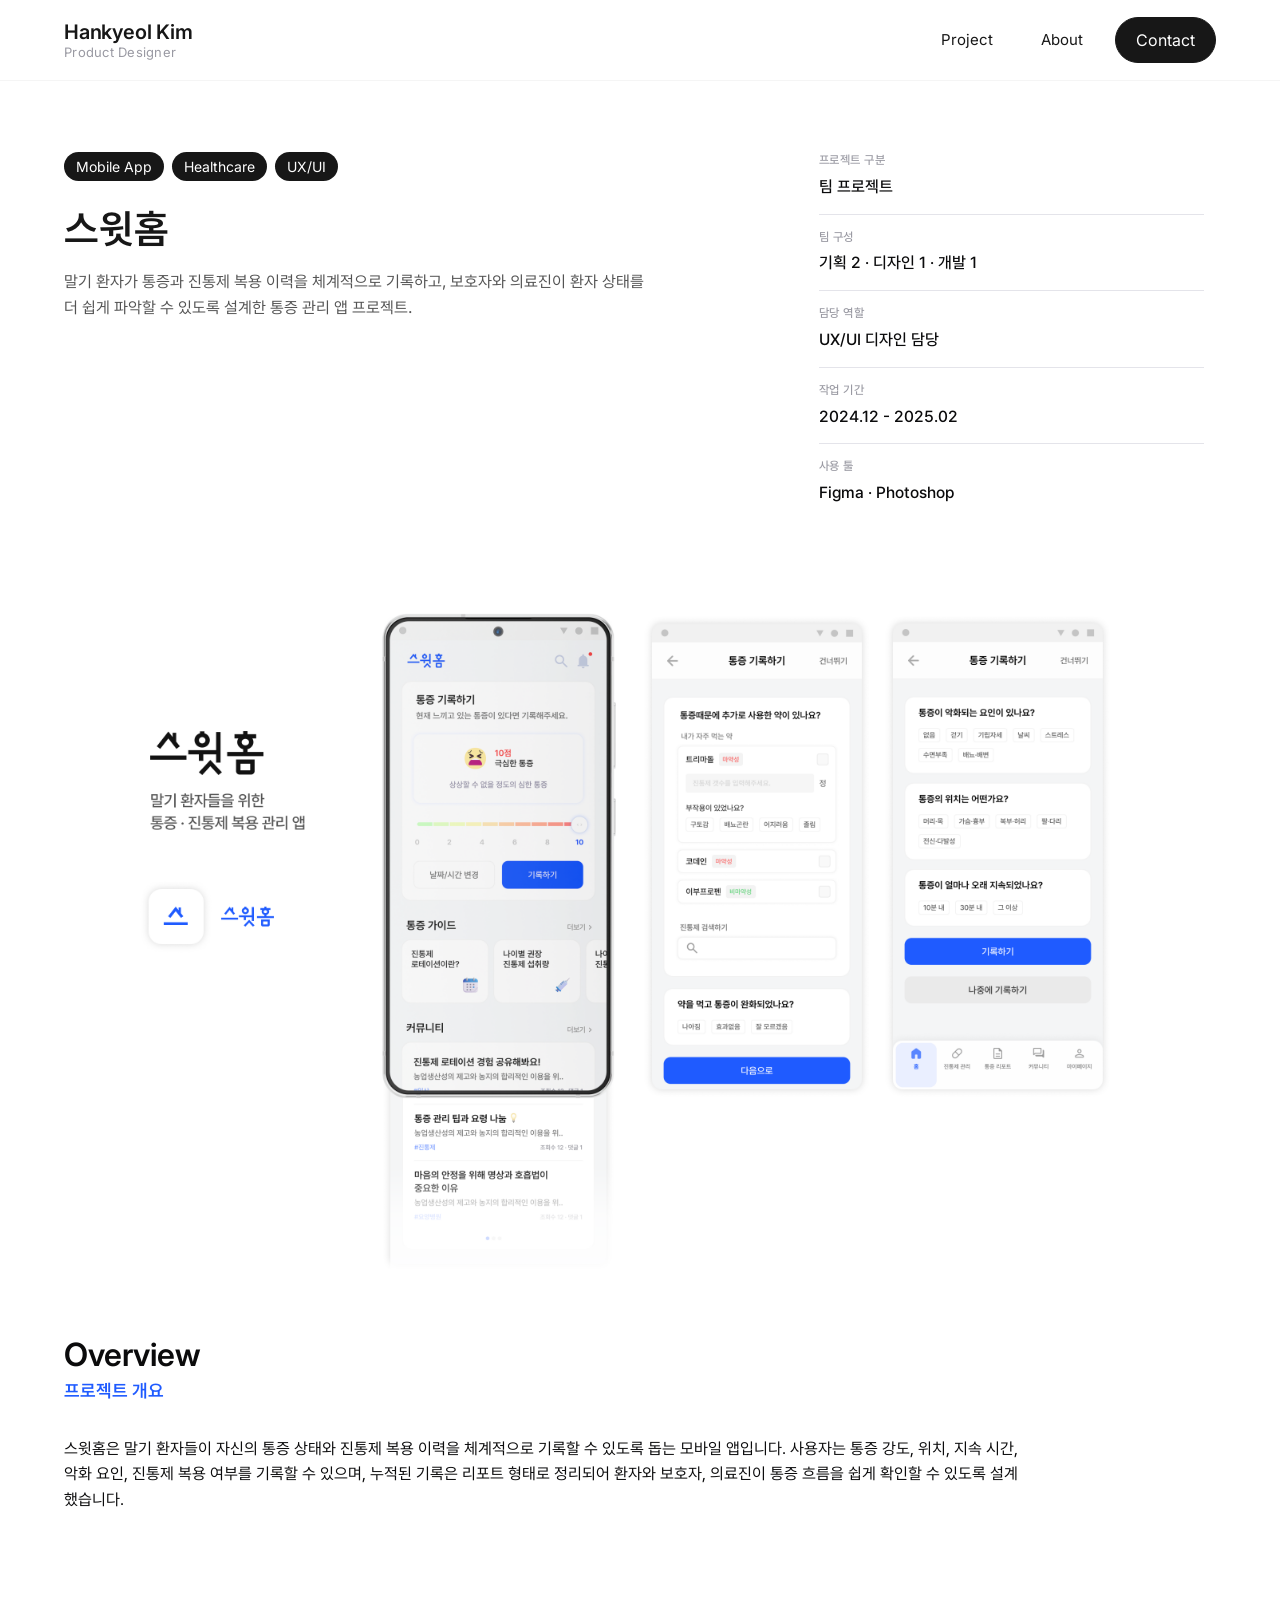
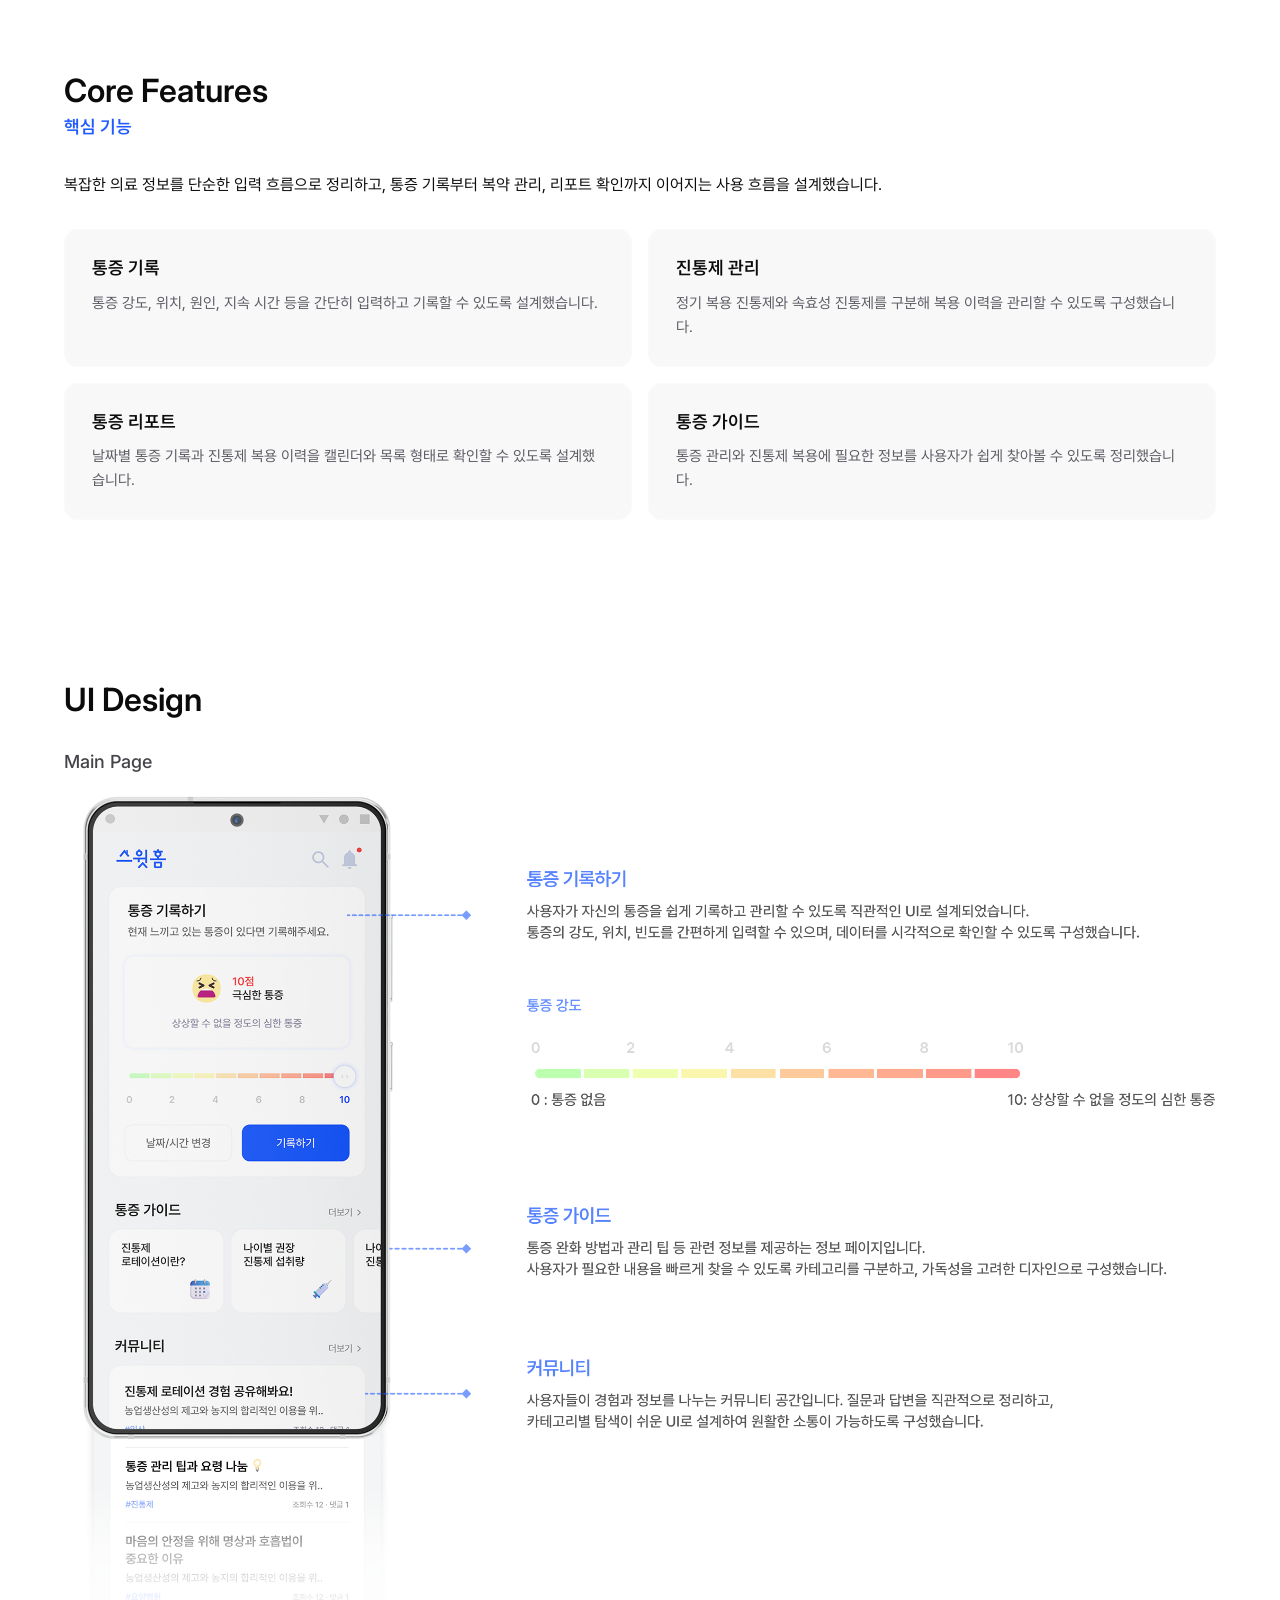
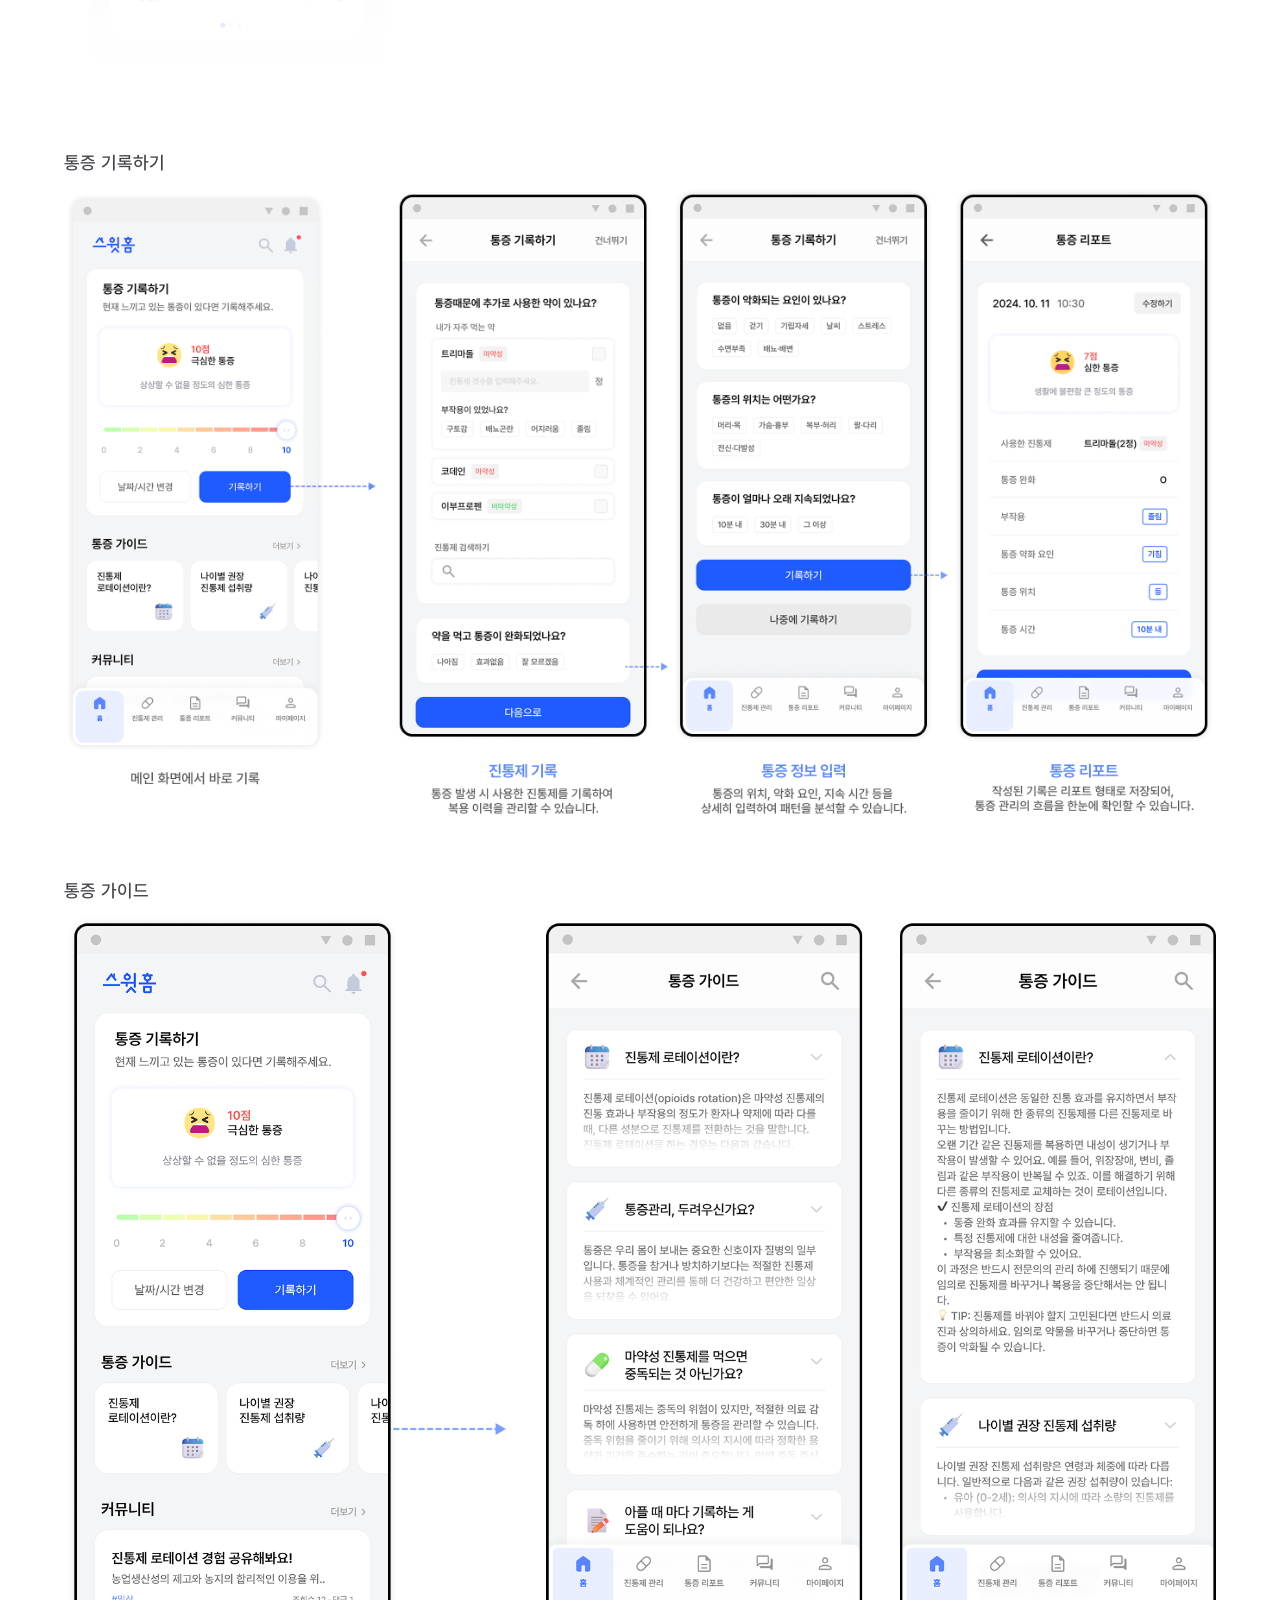
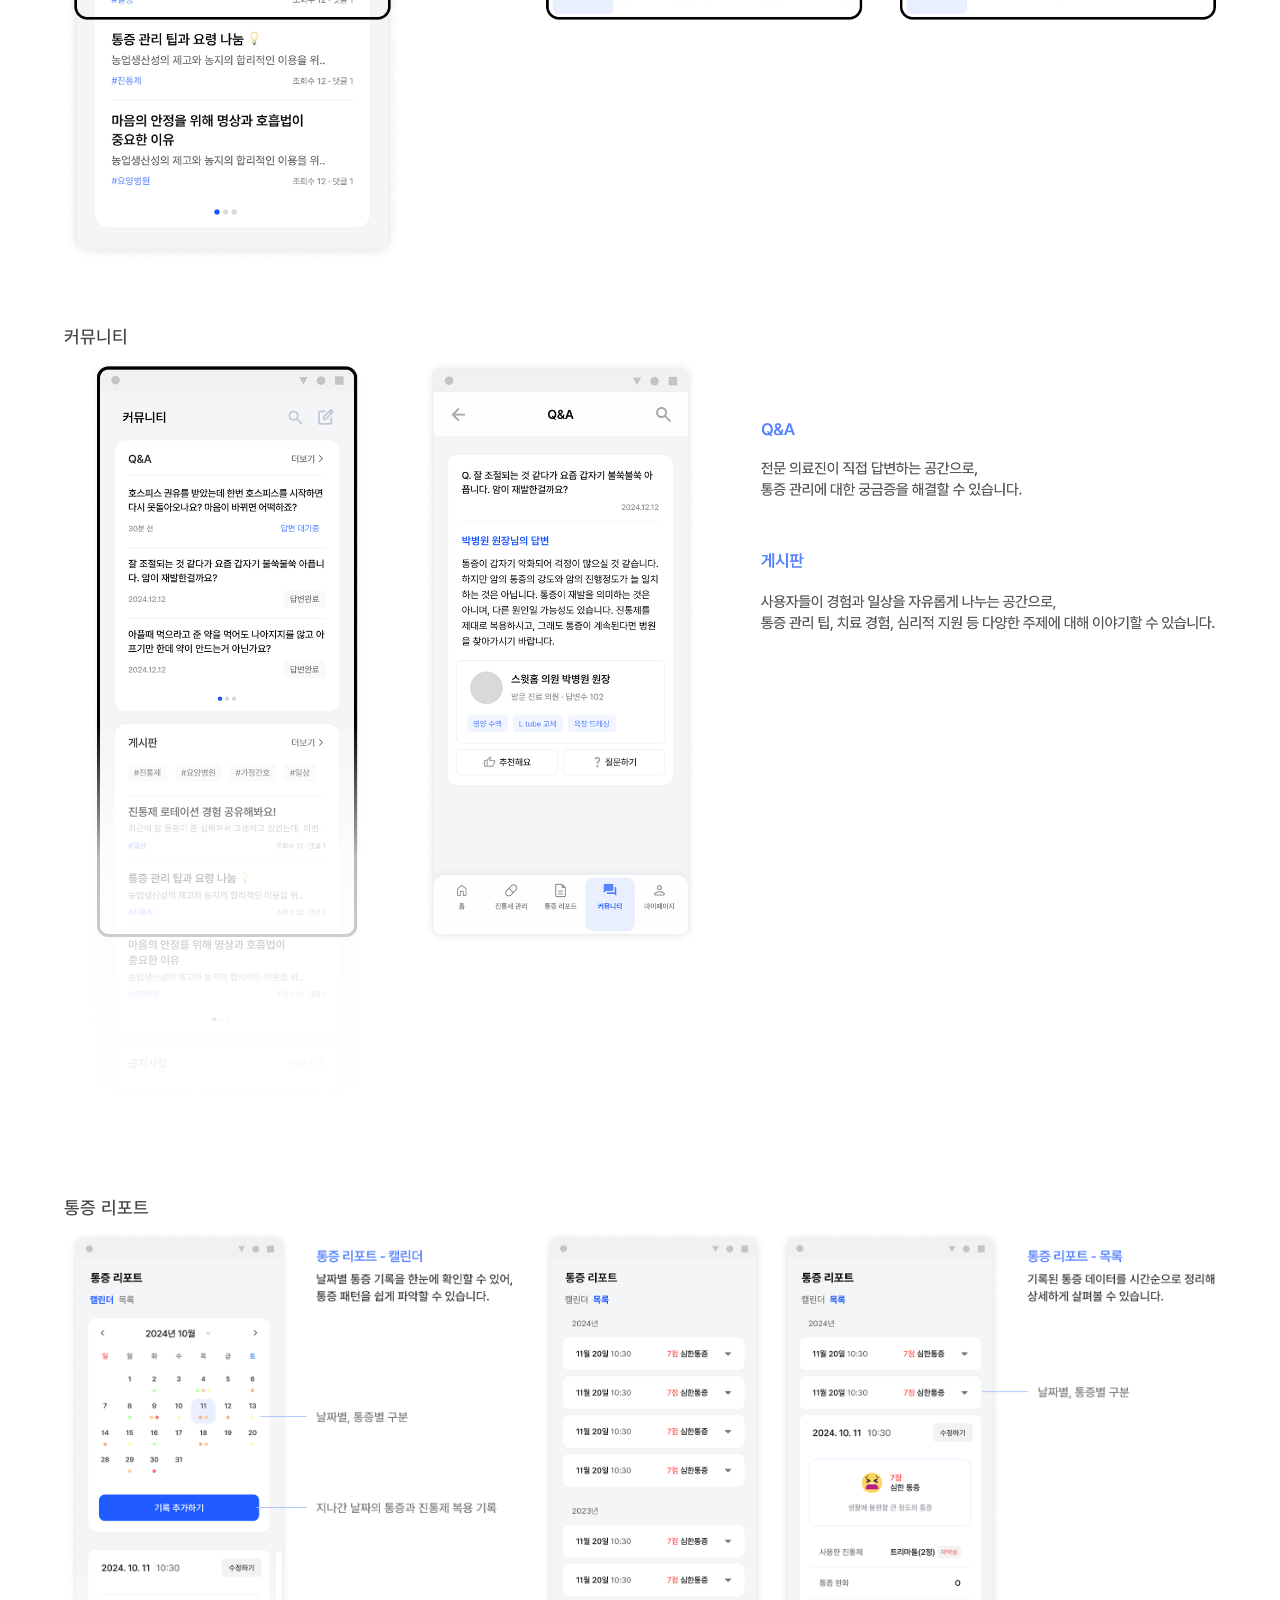
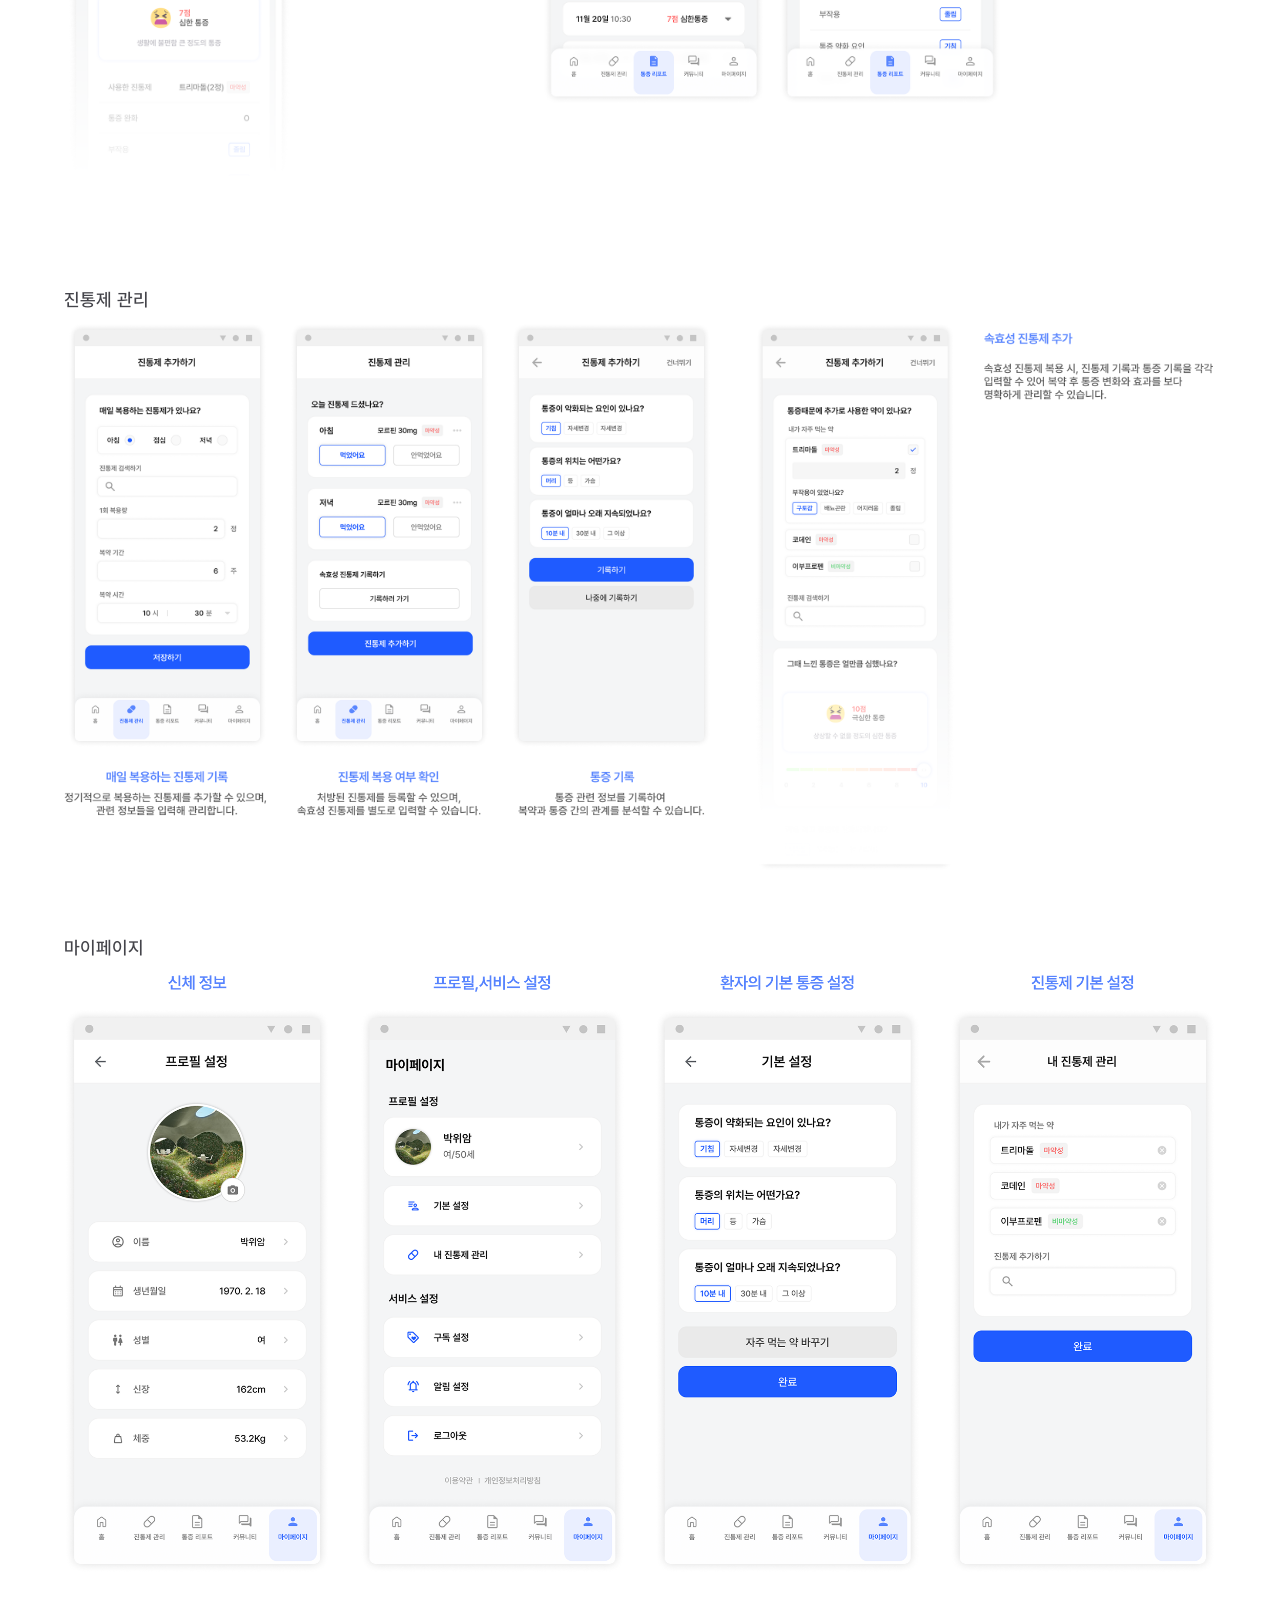
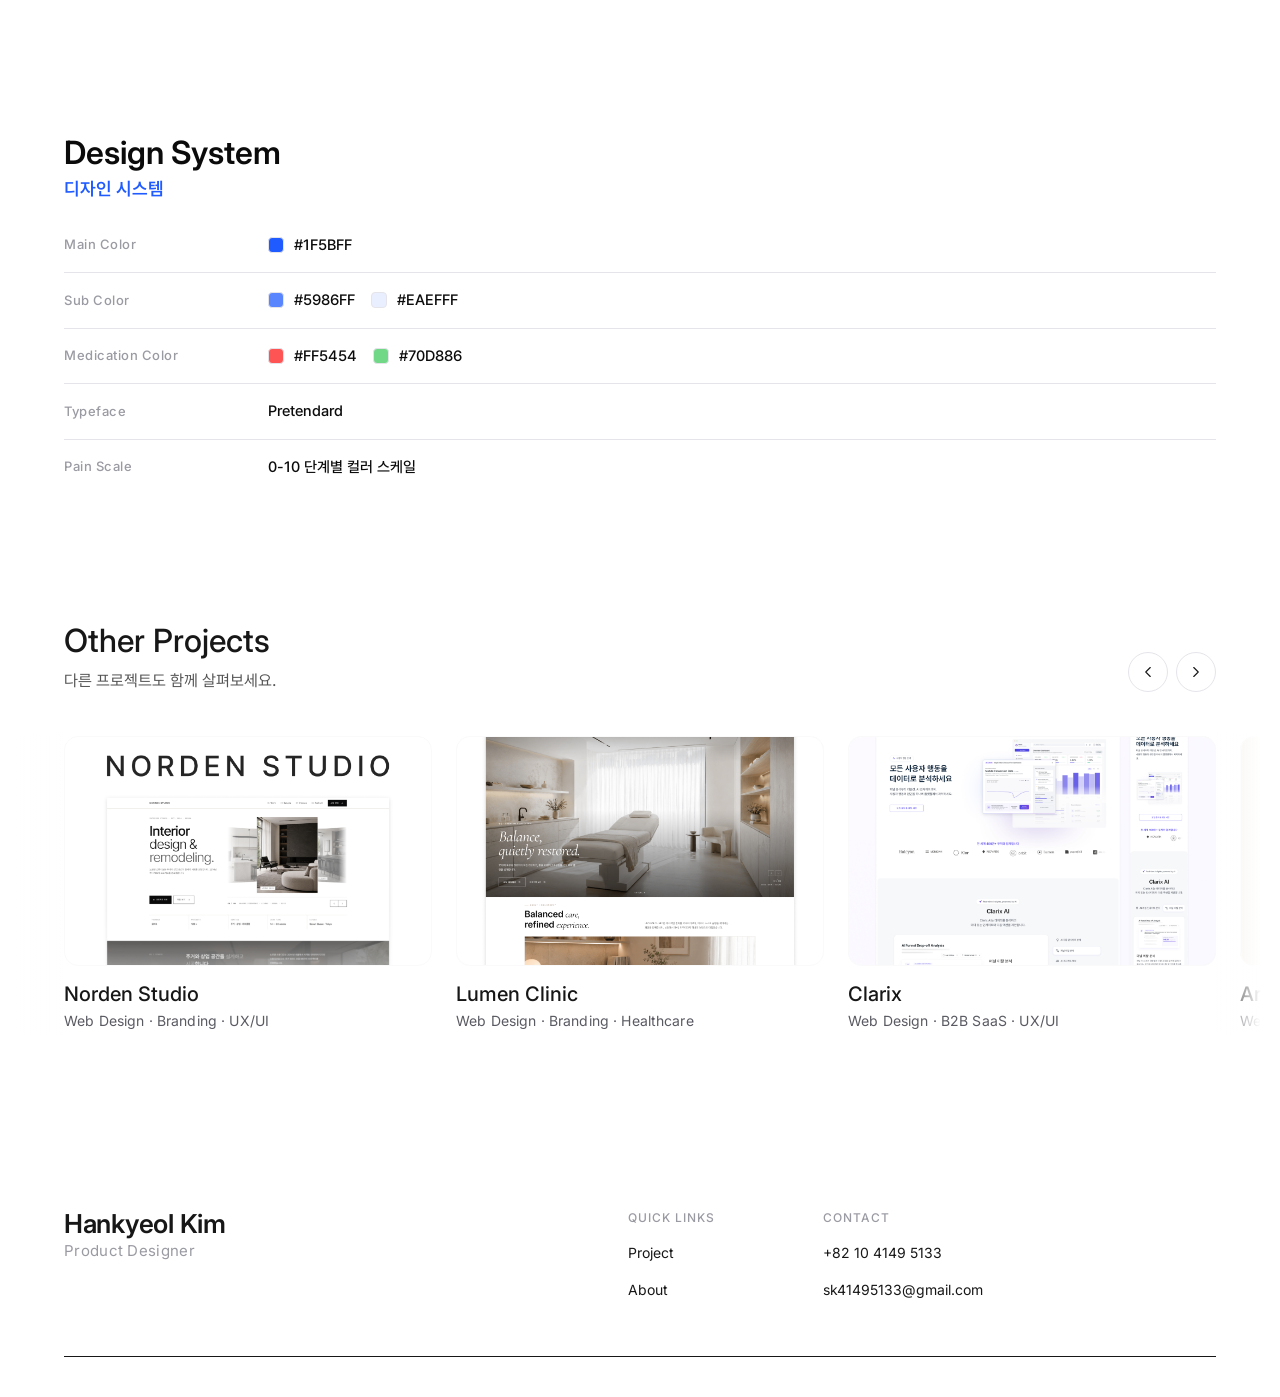
<file: project-sweethome.html>
<!DOCTYPE html>
<html lang="ko">
<head>
  <meta charset="utf-8">
  <title>스윗홈 - Hankyeol Kim Portfolio</title>
  <meta name="description" content="말기 환자가 통증과 진통제 복용 이력을 체계적으로 기록하고 관리할 수 있도록 설계한 헬스케어 모바일 앱 프로젝트.">
  <meta name="viewport" content="width=device-width, initial-scale=1">

  <link rel="shortcut icon" type="image/x-icon" href="images/favicon.png">
  <link rel="apple-touch-icon" href="images/webclip.png">

  <link rel="preconnect" href="https://fonts.googleapis.com">
  <link rel="preconnect" href="https://fonts.gstatic.com" crossorigin>
  <link rel="stylesheet" href="https://fonts.googleapis.com/css2?family=Inter:wght@300;400;500;600;700&display=swap">

  <link rel="stylesheet" href="css/tokens.css">
  <link rel="stylesheet" href="css/base.css">
  <link rel="stylesheet" href="css/layout.css">
  <link rel="stylesheet" href="css/components.css">
  <link rel="stylesheet" href="css/project-detail.css">
</head>
<body>
  <!--
    TODO: 콘텐츠 작성 후 project-book-planet.html 의 섹션 구조
    (overview / background / insight-solution / principles / user-flow / design-system / ui-design)
    를 참고해 본문을 채우세요.
  -->
  <div class="page">
    <header class="navbar" data-navbar>
      <div class="navbar__inner">
        <a href="index.html" class="navbar__logo-link" aria-label="홈">
          <span class="brand">
            <span class="brand__name">Hankyeol Kim</span>
            <span class="brand__role">Product Designer</span>
          </span>
        </a>
        <nav class="navbar__menu" data-navbar-menu aria-label="주요 메뉴">
          <a href="index.html#projects"   class="navbar__link">Project</a>
          <a href="index.html#about"      class="navbar__link">About</a>
          <!-- <a href="index.html#experience" class="navbar__link">Experience</a> -->
        </nav>
        <button type="button" class="button button--navbar navbar__cta" data-contact-trigger>Contact</button>
        <button type="button" class="navbar__toggle" data-navbar-toggle aria-label="메뉴 열기">
          <span class="navbar__toggle-icon"><span></span></span>
        </button>
      </div>
    </header>

    <main class="main project-detail" style="--project-primary: #1F5BFF;">
      <section class="project-header">
        <div class="project-header__top">
          <div class="project-header__intro">
            <div class="project-header__tags project-tags reveal">
              <span class="project-tag">Mobile App</span>
              <span class="project-tag">Healthcare</span>
              <span class="project-tag">UX/UI</span>
            </div>
            <h1 class="project-header__title reveal" style="--reveal-delay: 0.05s">스윗홈</h1>
            <p class="project-header__description reveal" style="--reveal-delay: 0.1s">
              말기 환자가 통증과 진통제 복용 이력을 체계적으로 기록하고, 보호자와 의료진이 환자 상태를 더 쉽게 파악할 수 있도록 설계한 통증 관리 앱 프로젝트.
            </p>
          </div>

          <div class="project-header__meta reveal" style="--reveal-delay: 0.15s">
            <div class="project-meta__item">
              <h6 class="project-meta__label">프로젝트 구분</h6>
              <p class="project-meta__value">팀 프로젝트</p>
            </div>
            <div class="project-meta__item">
              <h6 class="project-meta__label">팀 구성</h6>
              <p class="project-meta__value">기획 2 · 디자인 1 · 개발 1</p>
            </div>
            <div class="project-meta__item">
              <h6 class="project-meta__label">담당 역할</h6>
              <p class="project-meta__value">UX/UI 디자인 담당</p>
            </div>
            <div class="project-meta__item">
              <h6 class="project-meta__label">작업 기간</h6>
              <p class="project-meta__value">2024.12 - 2025.02</p>
            </div>
            <div class="project-meta__item">
              <h6 class="project-meta__label">사용 툴</h6>
              <p class="project-meta__value">Figma · Photoshop</p>
            </div>
          </div>
        </div>

        <figure class="project-header__media reveal" style="--reveal-delay: 0.2s">
          <img src="images/sweethome-cover.png"
               alt="스윗홈 프로젝트 메인 비주얼"
               class="project-header__image">
        </figure>
      </section>

      <div class="project-content">
        <!-- Overview -->
        <section class="work-section reveal">
          <header class="section-title">
            <h2 class="section-title__en">Overview</h2>
            <p class="section-title__ko">프로젝트 개요</p>
          </header>
          <p class="work-section__lede">
            스윗홈은 말기 환자들이 자신의 통증 상태와 진통제 복용 이력을 체계적으로 기록할 수 있도록 돕는 모바일 앱입니다.
            사용자는 통증 강도, 위치, 지속 시간, 악화 요인, 진통제 복용 여부를 기록할 수 있으며, 누적된 기록은 리포트 형태로 정리되어 환자와 보호자, 의료진이 통증 흐름을 쉽게 확인할 수 있도록 설계했습니다.
          </p>
        </section>

        <!-- Core Features -->
        <section class="work-section reveal">
          <header class="section-title">
            <h2 class="section-title__en">Core Features</h2>
            <p class="section-title__ko">핵심 기능</p>
          </header>
          <p class="work-section__lede">
            복잡한 의료 정보를 단순한 입력 흐름으로 정리하고, 통증 기록부터 복약 관리, 리포트 확인까지 이어지는 사용 흐름을 설계했습니다.
          </p>
          <div class="brief-grid brief-grid--4">
            <article class="brief-card">
              <h3 class="brief-card__title">통증 기록</h3>
              <p class="brief-card__body">통증 강도, 위치, 원인, 지속 시간 등을 간단히 입력하고 기록할 수 있도록 설계했습니다.</p>
            </article>
            <article class="brief-card">
              <h3 class="brief-card__title">진통제 관리</h3>
              <p class="brief-card__body">정기 복용 진통제와 속효성 진통제를 구분해 복용 이력을 관리할 수 있도록 구성했습니다.</p>
            </article>
            <article class="brief-card">
              <h3 class="brief-card__title">통증 리포트</h3>
              <p class="brief-card__body">날짜별 통증 기록과 진통제 복용 이력을 캘린더와 목록 형태로 확인할 수 있도록 설계했습니다.</p>
            </article>
            <article class="brief-card">
              <h3 class="brief-card__title">통증 가이드</h3>
              <p class="brief-card__body">통증 관리와 진통제 복용에 필요한 정보를 사용자가 쉽게 찾아볼 수 있도록 정리했습니다.</p>
            </article>
          </div>
        </section>

        <!-- UI Design (groups Pain Recording, Medication, Report & Community as subsections) -->
        <section class="work-section reveal">
          <header class="section-title">
            <h2 class="section-title__en">UI Design</h2>
          </header>

          <div class="subsection-stack">
            <!-- Main Page -->
            <section class="work-section">
              <header class="section-title section-title--sub">
                <h3 class="section-title__en">Main Page</h3>
              </header>
              <img src="images/sweethome-main.png" alt="메인 화면" class="section-image" loading="lazy">
            </section>

            <!-- 통증 기록하기 -->
            <section class="work-section">
              <header class="section-title section-title--sub">
                <h3 class="section-title__en">통증 기록하기</h3>
              </header>
              <img src="images/sweethome-pain-record.png" alt="통증 기록 화면" class="section-image" loading="lazy">
            </section>

            <!-- 통증 가이드 -->
            <section class="work-section">
              <header class="section-title section-title--sub">
                <h3 class="section-title__en">통증 가이드</h3>
              </header>
              <img src="images/sweethome-pain-guide.png" alt="통증 가이드 화면" class="section-image" loading="lazy">
            </section>

            <!-- 커뮤니티 -->
            <section class="work-section">
              <header class="section-title section-title--sub">
                <h3 class="section-title__en">커뮤니티</h3>
              </header>
              <img src="images/sweethome-community.png" alt="커뮤니티 화면" class="section-image" loading="lazy">
            </section>

            <!-- 통증 리포트 -->
            <section class="work-section">
              <header class="section-title section-title--sub">
                <h3 class="section-title__en">통증 리포트</h3>
              </header>
              <img src="images/sweethome-report.png" alt="통증 리포트 화면" class="section-image" loading="lazy">
            </section>

            <!-- 진통제 관리 -->
            <section class="work-section">
              <header class="section-title section-title--sub">
                <h3 class="section-title__en">진통제 관리</h3>
              </header>
              <img src="images/sweethome-medication.png" alt="진통제 관리 화면" class="section-image" loading="lazy">
            </section>

            <!-- 마이페이지 -->
            <section class="work-section">
              <header class="section-title section-title--sub">
                <h3 class="section-title__en">마이페이지</h3>
              </header>
              <img src="images/sweethome-mypage.png" alt="마이페이지 화면" class="section-image" loading="lazy">
            </section>
          </div>
        </section>

        <!-- Design System -->
        <section class="work-section reveal">
          <header class="section-title">
            <h2 class="section-title__en">Design System</h2>
            <p class="section-title__ko">디자인 시스템</p>
          </header>
          <ul class="spec-list">
            <li class="spec-list__row">
              <span class="spec-list__label">Main Color</span>
              <span class="spec-list__value">
                <span class="spec-color-chip" style="--swatch: #1F5BFF;"></span>
                #1F5BFF
              </span>
            </li>
            <li class="spec-list__row">
              <span class="spec-list__label">Sub Color</span>
              <span class="spec-list__value">
                <span class="spec-color-chip" style="--swatch: #5986FF;"></span>
                #5986FF
                <span class="spec-color-chip" style="--swatch: #EAEFFF; margin-left: 16px;"></span>
                #EAEFFF
              </span>
            </li>
            <li class="spec-list__row">
              <span class="spec-list__label">Medication Color</span>
              <span class="spec-list__value">
                <span class="spec-color-chip" style="--swatch: #FF5454;"></span>
                #FF5454
                <span class="spec-color-chip" style="--swatch: #70D886; margin-left: 16px;"></span>
                #70D886
              </span>
            </li>
            <li class="spec-list__row">
              <span class="spec-list__label">Typeface</span>
              <span class="spec-list__value">Pretendard</span>
            </li>
            <li class="spec-list__row">
              <span class="spec-list__label">Pain Scale</span>
              <span class="spec-list__value">0-10 단계별 컬러 스케일</span>
            </li>
          </ul>
        </section>
      </div>

      <section class="other-projects" data-carousel>
        <div class="other-projects__container">
          <header class="other-projects__header reveal">
            <div class="other-projects__intro">
              <h2 class="other-projects__title">Other Projects</h2>
              <p class="other-projects__description">다른 프로젝트도 함께 살펴보세요.</p>
            </div>
            <div class="other-projects__nav" aria-label="Other projects controls">
              <button type="button" class="other-projects__btn" data-carousel-prev aria-label="이전">
                <svg viewBox="0 0 24 24" fill="none" xmlns="http://www.w3.org/2000/svg" aria-hidden="true">
                  <path d="M15 6L9 12L15 18" stroke="currentColor" stroke-width="1.5" stroke-linecap="round" stroke-linejoin="round"/>
                </svg>
              </button>
              <button type="button" class="other-projects__btn" data-carousel-next aria-label="다음">
                <svg viewBox="0 0 24 24" fill="none" xmlns="http://www.w3.org/2000/svg" aria-hidden="true">
                  <path d="M9 6L15 12L9 18" stroke="currentColor" stroke-width="1.5" stroke-linecap="round" stroke-linejoin="round"/>
                </svg>
              </button>
            </div>
          </header>
        </div>

        <div class="other-projects__viewport">
          <div class="other-projects__track" data-carousel-track>
            <a href="project-norden.html" class="other-project reveal">
              <div class="other-project__media">
                <img src="images/norden-cover.png" alt="Norden Studio 프로젝트 미리보기" class="other-project__image" loading="lazy" draggable="false">
              </div>
              <h3 class="other-project__title">Norden Studio</h3>
              <p class="other-project__meta">Web Design · Branding · UX/UI</p>
            </a>

            <a href="project-lumen.html" class="other-project reveal">
              <div class="other-project__media">
                <img src="images/lumen-cover.png" alt="Lumen Clinic 프로젝트 미리보기" class="other-project__image" loading="lazy" draggable="false">
              </div>
              <h3 class="other-project__title">Lumen Clinic</h3>
              <p class="other-project__meta">Web Design · Branding · Healthcare</p>
            </a>

            <a href="project-clarix.html" class="other-project reveal">
              <div class="other-project__media">
                <img src="images/clarix-cover.png" alt="Clarix 프로젝트 미리보기" class="other-project__image" loading="lazy" draggable="false">
              </div>
              <h3 class="other-project__title">Clarix</h3>
              <p class="other-project__meta">Web Design · B2B SaaS · UX/UI</p>
            </a>

            <a href="project-arden.html" class="other-project reveal">
              <div class="other-project__media">
                <img src="images/arden-cover.png" alt="Arden 프로젝트 미리보기" class="other-project__image" loading="lazy" draggable="false">
              </div>
              <h3 class="other-project__title">Arden</h3>
              <p class="other-project__meta">Web Design · Branding · UI/UX</p>
            </a>

            <a href="project-book-planet.html" class="other-project reveal">
              <div class="other-project__media">
                <img src="images/book-planet-cover.png" alt="Book Planet 프로젝트 미리보기" class="other-project__image" loading="lazy" draggable="false">
              </div>
              <h3 class="other-project__title">Book Planet</h3>
              <p class="other-project__meta">Mobile App · UX/UI</p>
            </a>

            <a href="project-balancer.html" class="other-project reveal" style="--reveal-delay: 0.05s">
              <div class="other-project__media">
                <img src="images/balancer-cover.png" alt="Balancer 프로젝트 미리보기" class="other-project__image" loading="lazy" draggable="false">
              </div>
              <h3 class="other-project__title">Balancer</h3>
              <p class="other-project__meta">Mobile App · Product Design · UX/UI</p>
            </a>

            <a href="project-story-of-travel.html" class="other-project reveal" style="--reveal-delay: 0.1s">
              <div class="other-project__media">
                <img src="images/story-of-travel-cover.png" alt="Story of Travel 프로젝트 미리보기" class="other-project__image" loading="lazy" draggable="false">
              </div>
              <h3 class="other-project__title">Story of Travel</h3>
              <p class="other-project__meta">Web Design · Travel · UX/UI</p>
            </a>
          </div>
        </div>
      </section>
    </main>

    <footer class="footer">
      <div class="footer__inner">
        <div class="footer__top">
          <div class="footer__brand">
            <a href="index.html" class="footer__logo-link" aria-label="홈">
              <span class="brand brand--lg">
                <span class="brand__name">Hankyeol Kim</span>
                <span class="brand__role">Product Designer</span>
              </span>
            </a>
          </div>
          <div class="footer__columns">
            <div class="footer__column">
              <h3 class="footer__column-title">Quick Links</h3>
              <a href="index.html#projects"   class="footer__link">Project</a>
              <a href="index.html#about"      class="footer__link">About</a>
            </div>
            <div class="footer__column">
              <h3 class="footer__column-title">Contact</h3>
              <button type="button" class="footer__link footer__link--copy" data-copy="+82 10 4149 5133" data-copy-default="+82 10 4149 5133">+82 10 4149 5133</button>
              <button type="button" class="footer__link footer__link--copy" data-copy="sk41495133@gmail.com" data-copy-default="sk41495133@gmail.com">sk41495133@gmail.com</button>
            </div>
          </div>
        </div>
        <div class="footer__divider"></div>
      </div>
    </footer>
  </div>

  <script src="js/main.js" defer></script>
</body>
</html>
</file>
<file: css/tokens.css>
/* ==========================================================================
   Design Tokens
   ========================================================================== */

:root {
  /* Color - neutrals */
  --color-black: #171717;
  --color-white: #ffffff;
  --color-text: #535353;
  --color-text-muted: #767676;
  --color-text-strong: #0b0b0c;
  --color-border: #c5c5c5;

  /* Color - gray scale */
  --color-gray-50:  #fcfcfd;
  --color-gray-100: #f7f7fa;
  --color-gray-200: #e4e4ea;
  --color-gray-300: #c6c6ce;
  --color-gray-400: #9a9aa3;
  --color-gray-600: #5a5a63;
  --color-gray-700: #44444a;
  --color-gray-900: #0b0b0c;

  --color-gray-hover:   #e7e7e7;
  --color-gray-pressed: #d6d6d6;
  --color-gray-soft:    #f8f8f8; /* light-grey */
  --color-gray-softer:  #f2f2f2; /* grey */

  /* Color - accents */
  --color-bookplanet-1:  #5a57ff;
  --color-bookplanet-2:  #3b38d8;
  --color-error:         #e23939;

  /* Spacing scale */
  --space-tiny:     0.25rem;  /* 4  */
  --space-xxsmall:  0.5rem;   /* 8  */
  --space-xsmall:   1rem;     /* 16 */
  --space-small:    1.5rem;   /* 24 */
  --space-medium:   2rem;     /* 32 */
  --space-large:    3rem;     /* 48 */
  --space-xlarge:   4rem;     /* 64 */
  --space-xxlarge:  5rem;     /* 80 */
  --space-huge:     6rem;     /* 96 */

  /* Layout */
  --max-width-page:    1440px;
  --max-width-content: 50rem;     /* 800 */
  --max-width-medium:  53rem;     /* 848 */
  --max-width-small:   30rem;     /* 480 */
  --container-padding-x: 64px;

  /* Typography - families */
  --font-sans: "Inter", "Pretendard", "Noto Sans KR", system-ui, -apple-system,
               "Segoe UI", Roboto, Helvetica, Arial, sans-serif;
  --font-kr:   "Pretendard", "Noto Sans KR", "Inter", system-ui, sans-serif;

  /* Typography - sizes (rem-based) */
  --fs-h1: 4rem;       /* 64 */
  --fs-h2: 3rem;       /* 48 */
  --fs-h3: 2.5rem;     /* 40 */
  --fs-h4: 2rem;       /* 32 */
  --fs-h5: 1.6rem;     /* 25.6 */
  --fs-h6: 1.25rem;    /* 20 */
  --fs-body:    1rem;       /* 16 */
  --fs-medium:  1rem;       /* 16 */
  --fs-regular: 0.9375rem;  /* 15 */
  --fs-small:   0.875rem;   /* 14 */
  --fs-tiny:    0.75rem;    /* 12 */

  /* Typography - weights */
  --fw-light:    300;
  --fw-regular:  400;
  --fw-medium:   500;
  --fw-semibold: 600;
  --fw-bold:     700;
  --fw-xbold:    800;

  /* Typography - line heights */
  --lh-tight:   1.2;
  --lh-snug:    1.3;
  --lh-default: 1.4;
  --lh-relaxed: 1.5;
  --lh-loose:   1.6;

  /* Radius */
  --radius-pill:  100rem;
  --radius-xl:    3rem;       /* 48 - large containers */
  --radius-lg:    30px;       /* services-component-wrapper */
  --radius-md:    20px;       /* cards */
  --radius-sm:    16px;       /* card images */
  --radius-xs:    12px;       /* small elements */
  --radius-input: 10px;

  /* Elevation */
  --shadow-card:    0 1px 6px rgba(0, 0, 0, 0.12);
  --shadow-button:  0 0 5px rgba(0, 0, 0, 0.2);

  /* Motion */
  --ease:       ease;
  --duration-fast:   0.2s;
  --duration-base:   0.3s;
  --duration-slow:   0.4s;

  /* Header height (for fixed-nav offset) */
  --navbar-height: 80px;
}

@media (max-width: 991px) {
  :root {
    --container-padding-x: 32px;
    --fs-h1: 3rem;
    --fs-h2: 2.5rem;
    --fs-h3: 2rem;
    --fs-h4: 1.75rem;
  }
}

@media (max-width: 767px) {
  :root {
    --container-padding-x: 20px;
    --fs-h1: 2.25rem;
    --fs-h2: 2rem;
    --fs-h3: 1.75rem;
    --fs-h4: 1.5rem;
  }
}
</file>
<file: css/base.css>
/* ==========================================================================
   Reset + Base typography
   ========================================================================== */

*,
*::before,
*::after {
  box-sizing: border-box;
}

html {
  -webkit-text-size-adjust: 100%;
  scroll-behavior: smooth;
}

body {
  margin: 0;
  font-family: var(--font-sans);
  font-size: var(--fs-body);
  font-weight: var(--fw-regular);
  line-height: var(--lh-relaxed);
  letter-spacing: 0;
  color: var(--color-black);
  background-color: var(--color-white);
  -webkit-font-smoothing: antialiased;
  -moz-osx-font-smoothing: grayscale;
}

img,
svg,
video {
  display: block;
  max-width: 100%;
  height: auto;
}

a {
  color: inherit;
  text-decoration: none;
}

button {
  font: inherit;
  color: inherit;
  background: none;
  border: 0;
  padding: 0;
  cursor: pointer;
}

input,
textarea,
select {
  font: inherit;
  color: inherit;
}

ul, ol {
  margin: 0;
  padding: 0;
  list-style: none;
}

p {
  margin: 0;
}

figure {
  margin: 0;
}

/* ==========================================================================
   Pretendard webfont (local)
   ========================================================================== */

@font-face {
  font-family: "Pretendard";
  font-weight: 300;
  font-style: normal;
  font-display: swap;
  src: url("../fonts/Pretendard-Light.otf") format("opentype");
}
@font-face {
  font-family: "Pretendard";
  font-weight: 400;
  font-style: normal;
  font-display: swap;
  src: url("../fonts/Pretendard-Regular.otf") format("opentype");
}
@font-face {
  font-family: "Pretendard";
  font-weight: 500;
  font-style: normal;
  font-display: swap;
  src: url("../fonts/Pretendard-Medium.otf") format("opentype");
}
@font-face {
  font-family: "Pretendard";
  font-weight: 600;
  font-style: normal;
  font-display: swap;
  src: url("../fonts/Pretendard-SemiBold.otf") format("opentype");
}
@font-face {
  font-family: "Pretendard";
  font-weight: 700;
  font-style: normal;
  font-display: swap;
  src: url("../fonts/Pretendard-Bold.otf") format("opentype");
}

/* ==========================================================================
   Headings
   ========================================================================== */

h1, h2, h3, h4, h5, h6 {
  margin: 0;
  font-weight: var(--fw-regular);
  line-height: var(--lh-tight);
  color: var(--color-black);
}

h1 { font-size: var(--fs-h1); }
h2 { font-size: var(--fs-h2); }
h3 { font-size: var(--fs-h3); }
h4 { font-size: var(--fs-h4); line-height: var(--lh-snug); }
h5 { font-size: var(--fs-h5); line-height: var(--lh-default); }
h6 { font-size: var(--fs-h6); line-height: var(--lh-default); }

/* Heading style helpers */
.heading-h1 {
  font-size: 2.5rem; /* 40 - design uses smaller H1 in hero */
  font-weight: var(--fw-semibold);
  line-height: var(--lh-tight);
}

.heading-h2 {
  font-size: var(--fs-h2);
  font-weight: var(--fw-medium);
  line-height: var(--lh-tight);
}

.heading-h3 {
  font-size: 36px;
  font-weight: var(--fw-medium);
  line-height: var(--lh-tight);
  font-family: var(--font-kr);
}

.heading-h4 {
  font-size: var(--fs-h4);
  font-weight: var(--fw-regular);
  line-height: var(--lh-snug);
}

.heading-h5 {
  font-size: 1.6rem;
  font-weight: var(--fw-medium);
  line-height: var(--lh-default);
}

.heading-h6 {
  font-size: 18px;
  font-weight: var(--fw-regular);
  line-height: var(--lh-default);
  font-family: var(--font-kr);
}

@media (max-width: 991px) {
  .heading-h1 { font-size: 2rem; }
  .heading-h5 { font-size: 1.4rem; }
}

@media (max-width: 767px) {
  .heading-h1 { font-size: 1.75rem; }
  .heading-h5 { font-size: 1.25rem; }
}

/* ==========================================================================
   Body text helpers
   ========================================================================== */

.text-medium {
  font-size: var(--fs-medium);
  font-weight: var(--fw-regular);
  color: var(--color-text);
  line-height: var(--lh-relaxed);
}

.text-regular {
  font-size: var(--fs-regular);
  font-family: var(--font-kr);
  color: var(--color-text-muted);
  line-height: var(--lh-relaxed);
}

.text-tiny  { font-size: var(--fs-tiny); }
.text-small { font-size: var(--fs-small); }

/* Weight helpers */
.weight-light    { font-weight: var(--fw-light); }
.weight-regular  { font-weight: var(--fw-regular); }
.weight-medium   { font-weight: var(--fw-medium); }
.weight-semibold { font-weight: var(--fw-semibold); }
.weight-bold     { font-weight: var(--fw-bold); }

/* Alignment helpers */
.text-center { text-align: center; }
.text-left   { text-align: left; }

/* Visibility helpers */
.hide { display: none !important; }
@media (max-width: 991px) {
  .hide-tablet { display: none !important; }
}
@media (max-width: 767px) {
  .hide-mobile-landscape { display: none !important; }
}
@media (max-width: 479px) {
  .hide-mobile { display: none !important; }
}
</file>
<file: css/layout.css>
/* ==========================================================================
   Page wrapper & containers
   ========================================================================== */

.page {
  display: flex;
  flex-direction: column;
  min-height: 100vh;
  /* offset the fixed navbar */
  padding-top: var(--navbar-height);
}

.main {
  flex: 1 0 auto;
  width: 100%;
  max-width: var(--max-width-page);
  margin-inline: auto;
}

/* Inner padding wrapper used inside sections */
.padding-x {
  padding-inline: var(--container-padding-x);
}

@media (max-width: 991px) {
  .padding-x { padding-inline: 32px; }
}
@media (max-width: 767px) {
  .padding-x { padding-inline: 20px; }
}

/* Fluid container that bounds content width inside .padding-x */
.container {
  width: 100%;
  max-width: var(--max-width-page);
  margin-inline: auto;
}

.container-content {
  width: 100%;
  max-width: var(--max-width-content);
  margin-inline: auto;
}

/* Section spacing */
.section {
  padding-block: 7rem;
}

@media (max-width: 991px) {
  .section { padding-block: 5rem; }
}
@media (max-width: 767px) {
  .section { padding-block: 3.5rem; }
}

/* ==========================================================================
   Spacing utilities
   ========================================================================== */

.mt-tiny    { margin-top: var(--space-tiny); }
.mt-xxs     { margin-top: var(--space-xxsmall); }
.mt-xs      { margin-top: var(--space-xsmall); }
.mt-sm      { margin-top: var(--space-small); }
.mt-md      { margin-top: var(--space-medium); }
.mt-lg      { margin-top: var(--space-large); }
.mt-xl      { margin-top: var(--space-xlarge); }

.mb-tiny    { margin-bottom: var(--space-tiny); }
.mb-xxs     { margin-bottom: var(--space-xxsmall); }
.mb-xs      { margin-bottom: var(--space-xsmall); }
.mb-sm      { margin-bottom: var(--space-small); }
.mb-md      { margin-bottom: var(--space-medium); }
.mb-lg      { margin-bottom: var(--space-large); }
.mb-xl      { margin-bottom: var(--space-xlarge); }

/* ==========================================================================
   Reveal animation (intersection-observer driven entrance)
   ========================================================================== */

.reveal {
  opacity: 0;
  transform: translateY(12px);
  transition: opacity 0.6s var(--ease), transform 0.6s var(--ease);
  will-change: opacity, transform;
}

.reveal.is-visible {
  opacity: 1;
  transform: none;
}

/* Stagger child reveals (set --reveal-delay on each child) */
.reveal[style*="--reveal-delay"].is-visible {
  transition-delay: var(--reveal-delay);
}

/* Respect reduced motion */
@media (prefers-reduced-motion: reduce) {
  .reveal {
    opacity: 1;
    transform: none;
    transition: none;
  }
}
</file>
<file: css/components.css>
/* ==========================================================================
   Brand wordmark (navbar + footer logo)
   ========================================================================== */

.brand {
  display: inline-flex;
  flex-direction: column;
  line-height: 1;
  user-select: none;
}

.brand__name {
  font-family: var(--font-sans);
  font-size: 1.25rem;
  font-weight: var(--fw-semibold);
  letter-spacing: -0.01em;
  color: var(--color-black);
}

.brand__role {
  font-family: var(--font-sans);
  font-size: 0.8125rem;
  font-weight: var(--fw-regular);
  letter-spacing: 0.02em;
  color: var(--color-gray-400);
  margin-top: 4px;
}

/* Larger variant for footer */
.brand--lg .brand__name { font-size: 1.625rem; }
.brand--lg .brand__role { font-size: 0.9375rem; margin-top: 6px; }

/* ==========================================================================
   Buttons
   ========================================================================== */

.button,
.button--secondary,
.button--ghost {
  display: inline-flex;
  align-items: center;
  justify-content: center;
  gap: 0.5rem;
  padding: 0.75rem 1.25rem;
  border: 1px solid var(--color-black);
  border-radius: var(--radius-pill);
  background-color: var(--color-black);
  color: var(--color-white);
  font-size: var(--fs-small);
  font-weight: var(--fw-regular);
  line-height: 1;
  white-space: nowrap;
  cursor: pointer;
  transition: color var(--duration-base) var(--ease),
              background-color var(--duration-base) var(--ease),
              border-color var(--duration-base) var(--ease);
}

.button:hover {
  background-color: var(--color-white);
  color: var(--color-black);
}

.button--secondary {
  background-color: var(--color-white);
  color: var(--color-black);
}

.button--secondary:hover {
  background-color: var(--color-black);
  color: var(--color-white);
}

.button--ghost {
  background-color: transparent;
  border-color: var(--color-gray-300);
  color: var(--color-black);
}

.button--ghost:hover {
  background-color: var(--color-gray-softer);
}

.button--navbar {
  padding: 14px 20px;
  font-size: var(--fs-medium);
  box-shadow: none;
  transition: box-shadow var(--duration-base) var(--ease),
              color var(--duration-base) var(--ease);
}

.button--navbar:hover {
  color: var(--color-black);
  box-shadow: var(--shadow-button);
}

.button-group {
  display: flex;
  flex-wrap: wrap;
  align-items: flex-end;
  gap: 1rem;
}

.button-group--center {
  justify-content: center;
  align-items: center;
}

/* Inline text-link button (used inside cards) */
.button-link {
  display: inline-flex;
  align-items: center;
  gap: 0.5rem;
  font-size: var(--fs-medium);
  color: var(--color-black);
  transition: color var(--duration-base) var(--ease);
}

.button-link__arrow {
  display: inline-flex;
  width: 18px;
  height: 18px;
}

.button-link__arrow svg {
  width: 100%;
  height: 100%;
}


/* ==========================================================================
   Navbar
   ========================================================================== */

.navbar {
  position: fixed;
  inset: 0 0 auto;
  z-index: 100;
  display: flex;
  align-items: center;
  background-color: rgba(255, 255, 255, 0.65);
  backdrop-filter: blur(12px);
  -webkit-backdrop-filter: blur(12px);
  border-bottom: 1px solid rgba(0, 0, 0, 0.04);
}

.navbar__inner {
  display: flex;
  align-items: center;
  position: relative; /* anchor for absolute-centered menu */
  width: 100%;
  max-width: var(--max-width-page);
  height: var(--navbar-height);
  margin-inline: auto;
  padding-inline: var(--container-padding-x);
  gap: 1rem;
}

.navbar__logo-link {
  display: inline-flex;
  align-items: center;
}

.navbar__logo {
  width: 132px;
  height: auto;
}

.navbar__menu {
  display: flex;
  align-items: center;
  gap: 1rem;
  margin-left: auto; /* push the whole group (menu + cta) to the right */
}

.navbar__link {
  display: inline-flex;
  align-items: center;
  height: 46px;
  padding: 0 1rem;
  border-radius: var(--radius-pill);
  font-size: var(--fs-regular);
  color: var(--color-black);
  transition: background-color var(--duration-base) var(--ease);
}

.navbar__link:hover {
  background-color: var(--color-gray-softer);
}

.navbar__link.is-current {
  background-color: var(--color-gray-softer);
}

.navbar__cta {
  /* sits naturally to the right of .navbar__menu via parent gap */
}

/* Mobile hamburger toggle */
.navbar__toggle {
  display: none;
  width: 40px;
  height: 40px;
  align-items: center;
  justify-content: center;
  border-radius: var(--radius-pill);
}

.navbar__toggle:hover { background-color: var(--color-gray-softer); }

.navbar__toggle-icon {
  position: relative;
  width: 22px;
  height: 14px;
}

.navbar__toggle-icon::before,
.navbar__toggle-icon::after,
.navbar__toggle-icon span {
  content: "";
  position: absolute;
  left: 0;
  width: 100%;
  height: 2px;
  background-color: var(--color-black);
  border-radius: 2px;
  transition: transform var(--duration-base) var(--ease),
              opacity var(--duration-base) var(--ease),
              top var(--duration-base) var(--ease);
}

.navbar__toggle-icon::before { top: 0; }
.navbar__toggle-icon span    { top: 50%; transform: translateY(-50%); }
.navbar__toggle-icon::after  { bottom: 0; }

.navbar.is-open .navbar__toggle-icon::before {
  top: 50%;
  transform: translateY(-50%) rotate(45deg);
}
.navbar.is-open .navbar__toggle-icon span    { opacity: 0; }
.navbar.is-open .navbar__toggle-icon::after  {
  bottom: auto;
  top: 50%;
  transform: translateY(-50%) rotate(-45deg);
}

@media (max-width: 991px) {
  .navbar__toggle { display: inline-flex; }

  .navbar__menu {
    /* full-width dropdown panel below the navbar */
    position: absolute;
    top: 100%;
    left: 0;
    right: 0;
    flex-direction: column;
    align-items: stretch;
    gap: 0;
    margin-left: 0;
    padding-inline: var(--container-padding-x);
    padding-top: 0;
    padding-bottom: 0;
    background-color: rgba(255, 255, 255, 0.96);
    backdrop-filter: blur(12px);
    -webkit-backdrop-filter: blur(12px);
    border-bottom: 0 solid rgba(0, 0, 0, 0.06);

    min-height: 0;
    max-height: 0;
    overflow: hidden;
    visibility: hidden;
    pointer-events: none;
    transition: max-height var(--duration-slow) var(--ease),
                padding-top var(--duration-slow) var(--ease),
                padding-bottom var(--duration-slow) var(--ease),
                border-bottom-width var(--duration-slow) var(--ease),
                visibility 0s var(--duration-slow);
  }

  .navbar.is-open .navbar__menu {
    max-height: 80vh;
    padding-top: 1rem;
    padding-bottom: 1.5rem;
    border-bottom-width: 1px;
    visibility: visible;
    pointer-events: auto;
    transition: max-height var(--duration-slow) var(--ease),
                padding-top var(--duration-slow) var(--ease),
                padding-bottom var(--duration-slow) var(--ease),
                border-bottom-width var(--duration-slow) var(--ease),
                visibility 0s 0s;
  }

  .navbar__link {
    height: auto;
    padding-block: 0.75rem;
    border-radius: 0;
  }

  /* Menu becomes position:absolute on mobile and leaves the flex flow,
     so the CTA button needs its own auto margin to stay pinned right. */
  .navbar__cta {
    margin-left: auto;
  }
}

/* ==========================================================================
   Footer
   ========================================================================== */

.footer {
  margin-top: auto;
  padding-block: 5rem 2.5rem;
}

.footer__inner {
  width: 100%;
  max-width: var(--max-width-page);
  margin-inline: auto;
  padding-inline: var(--container-padding-x);
}

.footer__top {
  display: grid;
  grid-template-columns: 0.75fr 1fr;
  align-items: start;
  gap: 8vw;
  padding-bottom: 3rem;
}

.footer__brand {
  display: flex;
  flex-direction: column;
}

.footer__logo {
  width: 180px;
  height: auto;
}

.footer__columns {
  display: grid;
  grid-template-columns: max-content max-content;
  gap: 1rem 6rem;
  align-items: start;
}

.footer__column {
  display: flex;
  flex-direction: column;
}

.footer__column-title {
  margin-bottom: 0.5rem;
  padding-left: 0.75rem;
  font-size: 12px;
  font-weight: var(--fw-medium);
  letter-spacing: 0.08em;
  text-transform: uppercase;
  color: var(--color-gray-400);
}

.footer__link {
  padding: 0.5rem 0.75rem;
  border-radius: var(--radius-pill);
  font-size: var(--fs-small);
  color: var(--color-black);
  transition: background-color var(--duration-base) var(--ease),
              color var(--duration-base) var(--ease);
}

.footer__link:hover {
  background-color: var(--color-gray-softer);
}

.footer__link--copy {
  text-align: left;
  cursor: pointer;
}

.footer__link--copy.is-copied {
  background-color: var(--color-black);
  color: var(--color-white);
}

.footer__divider {
  height: 1px;
  background-color: var(--color-black);
  width: 100%;
}

@media (max-width: 991px) {
  .footer__top {
    grid-template-columns: 1fr;
    gap: 2.5rem;
  }
  .footer__columns {
    gap: 1rem 3rem;
  }
}

@media (max-width: 479px) {
  .footer__columns {
    grid-template-columns: 1fr;
  }
}

/* ==========================================================================
   Project tag (used on home cards & detail header)
   ========================================================================== */

.project-tag {
  display: inline-block;
  padding: 0.35rem 0.75rem;
  border-radius: var(--radius-pill);
  background-color: var(--color-black);
  color: var(--color-white);
  font-size: var(--fs-small);
  line-height: 1.3;
}

.project-tags {
  display: flex;
  flex-wrap: wrap;
  gap: 0.5rem;
}

/* Filter chips above project grid */
.project-filters {
  display: flex;
  flex-wrap: wrap;
  gap: 8px;
  margin-bottom: 32px;
}

.project-filter {
  display: inline-flex;
  align-items: center;
  padding: 8px 16px;
  border-radius: var(--radius-pill);
  border: 1px solid var(--color-gray-200, #e6e6ea);
  background-color: var(--color-white);
  color: var(--color-black);
  font-size: var(--fs-small);
  font-weight: var(--fw-medium);
  line-height: 1.3;
  white-space: nowrap;
  transition: background-color var(--duration-base) var(--ease),
              border-color var(--duration-base) var(--ease),
              color var(--duration-base) var(--ease);
}

.project-filter:hover {
  border-color: var(--color-black);
}

.project-filter.is-active {
  background-color: var(--color-black);
  border-color: var(--color-black);
  color: var(--color-white);
}

.project-filter__count {
  margin-left: 6px;
  font-size: 11px;
  opacity: 0.6;
}

.project-card.is-hidden {
  display: none;
}

/* ==========================================================================
   Project card (home + "Other Projects" section)
   ========================================================================== */

.project-card {
  display: block;
  height: 100%;
  padding: 16px 16px 28px;
  border: 1px solid var(--color-gray-softer);
  border-radius: var(--radius-md);
  background-color: var(--color-white);
  color: inherit;
  transition: transform var(--duration-fast) var(--ease),
              box-shadow var(--duration-base) var(--ease),
              background-color var(--duration-base) var(--ease);
}

.project-card:hover {
  transform: scale(1.015);
  box-shadow: var(--shadow-card);
}

.project-card:active {
  background-color: var(--color-gray-softer);
}

.project-card__media {
  width: 100%;
  border-radius: var(--radius-xs);
  overflow: hidden;
}

.project-card__image {
  width: 100%;
  height: 100%;
  object-fit: cover;
  border-radius: var(--radius-sm);
}

.project-card__body {
  padding: 20px 4px 4px;
}

.project-card__title {
  margin-bottom: 0.5rem;
}

.project-card__description {
  margin-bottom: 1.25rem;
  font-size: var(--fs-regular);
  color: var(--color-text-muted);
  font-family: var(--font-kr);
}

.project-card__tags {
  margin: 0;
}

.project-card__footer {
  display: flex;
  align-items: center;
  justify-content: space-between;
  flex-wrap: wrap;
  gap: 1rem;
  margin-top: 1.5rem;
}

.project-card__cta {
  display: flex;
  align-items: center;
  gap: 0.5rem;
  font-size: var(--fs-medium);
}

/* ==========================================================================
   Contact modal
   ========================================================================== */

.contact-modal {
  position: fixed;
  inset: 0;
  z-index: 1000;
  display: flex;
  align-items: center;
  justify-content: center;
  padding: 20px;
  opacity: 0;
  pointer-events: none;
  transition: opacity var(--duration-base) var(--ease);
}

.contact-modal.is-open {
  opacity: 1;
  pointer-events: auto;
}

.contact-modal__backdrop {
  position: absolute;
  inset: 0;
  background-color: rgba(15, 15, 20, 0.5);
  backdrop-filter: blur(4px);
  -webkit-backdrop-filter: blur(4px);
}

.contact-modal__panel {
  position: relative;
  width: min(440px, 100%);
  background-color: var(--color-white);
  border-radius: 20px;
  padding: 32px;
  box-shadow: 0 24px 60px rgba(15, 15, 20, 0.18);
  transform: translateY(8px) scale(0.98);
  transition: transform var(--duration-base) var(--ease);
}

.contact-modal.is-open .contact-modal__panel {
  transform: translateY(0) scale(1);
}

.contact-modal__close {
  position: absolute;
  top: 16px;
  right: 16px;
  width: 36px;
  height: 36px;
  display: inline-flex;
  align-items: center;
  justify-content: center;
  border-radius: 50%;
  color: var(--color-gray-400);
  transition: background-color var(--duration-base) var(--ease),
              color var(--duration-base) var(--ease);
}

.contact-modal__close:hover {
  background-color: var(--color-gray-softer);
  color: var(--color-black);
}

.contact-modal__close svg {
  width: 18px;
  height: 18px;
}

.contact-modal__title {
  font-family: var(--font-sans);
  font-size: 1.375rem;
  font-weight: var(--fw-semibold);
  color: var(--color-black);
  margin-bottom: 6px;
}

.contact-modal__lede {
  font-size: var(--fs-small);
  color: var(--color-gray-400);
  margin-bottom: 20px;
}

.contact-modal__email {
  display: flex;
  align-items: center;
  gap: 8px;
  padding: 10px 10px 10px 16px;
  border: 1px solid var(--color-gray-200, #e6e6ea);
  border-radius: 12px;
  margin-bottom: 16px;
}

.contact-modal__email-text {
  flex: 1;
  font-family: var(--font-sans);
  font-size: var(--fs-medium);
  color: var(--color-black);
  word-break: break-all;
  user-select: all;
}

.contact-modal__copy {
  display: inline-flex;
  align-items: center;
  justify-content: center;
  padding: 8px 14px;
  border-radius: 8px;
  background-color: var(--color-black);
  color: var(--color-white);
  font-size: var(--fs-small);
  font-weight: var(--fw-medium);
  white-space: nowrap;
  transition: background-color var(--duration-base) var(--ease);
}

.contact-modal__copy:hover {
  background-color: var(--color-gray-700, #2a2a30);
}

.contact-modal__copy.is-copied {
  background-color: var(--color-success, #1a8f5a);
}

.contact-modal__actions {
  display: grid;
  grid-template-columns: 1fr 1fr;
  gap: 8px;
}

.contact-modal__btn {
  display: inline-flex;
  align-items: center;
  justify-content: center;
  gap: 8px;
  padding: 12px 16px;
  border-radius: 12px;
  font-size: var(--fs-medium);
  font-weight: var(--fw-medium);
  text-align: center;
  transition: background-color var(--duration-base) var(--ease),
              color var(--duration-base) var(--ease),
              border-color var(--duration-base) var(--ease);
}

.contact-modal__btn--ghost {
  border: 1px solid var(--color-gray-200, #e6e6ea);
  color: var(--color-black);
}

.contact-modal__btn--ghost:hover {
  background-color: var(--color-gray-softer);
}

.contact-modal__btn--primary {
  background-color: var(--color-black);
  color: var(--color-white);
}

.contact-modal__btn--primary:hover {
  background-color: var(--color-gray-700, #2a2a30);
}

.contact-modal__btn svg {
  width: 16px;
  height: 16px;
}

@media (max-width: 480px) {
  .contact-modal__panel { padding: 24px; }
  .contact-modal__actions { grid-template-columns: 1fr; }
}

/* Contact modal — inquiry form variant */
.contact-modal__panel--form {
  width: min(600px, 100%);
  max-height: 90vh;
  overflow-y: auto;
  padding: 36px 32px 28px;
}

.contact-modal__form {
  display: flex;
  flex-direction: column;
  gap: 22px;
  margin-top: 8px;
}

.contact-modal__field {
  display: flex;
  flex-direction: column;
  gap: 10px;
  border: 0;
  padding: 0;
  margin: 0;
  min-width: 0;
}

.contact-modal__label {
  display: block;
  font-size: var(--fs-small);
  font-weight: var(--fw-medium);
  color: var(--color-black);
  line-height: var(--lh-snug);
  padding: 0;
}

.contact-modal__req {
  color: var(--color-error);
  font-weight: var(--fw-regular);
  margin-left: 2px;
}

.contact-modal__chip-group {
  display: flex;
  flex-wrap: wrap;
  gap: 6px;
}

.contact-modal__chip {
  position: relative;
  cursor: pointer;
  user-select: none;
}

.contact-modal__chip input {
  position: absolute;
  opacity: 0;
  pointer-events: none;
  inset: 0;
}

.contact-modal__chip span {
  display: inline-flex;
  align-items: center;
  padding: 7px 13px;
  border: 1px solid var(--color-gray-200);
  border-radius: var(--radius-pill);
  font-family: var(--font-kr);
  font-size: var(--fs-small);
  color: var(--color-text);
  background-color: var(--color-white);
  transition: background-color var(--duration-fast) var(--ease),
              color var(--duration-fast) var(--ease),
              border-color var(--duration-fast) var(--ease);
}

.contact-modal__chip:hover span {
  border-color: var(--color-gray-400);
  color: var(--color-black);
}

.contact-modal__chip input:checked + span {
  background-color: var(--color-black);
  border-color: var(--color-black);
  color: var(--color-white);
}

.contact-modal__chip input:focus-visible + span {
  outline: 2px solid var(--color-black);
  outline-offset: 2px;
}

.contact-modal__input,
.contact-modal__textarea {
  width: 100%;
  padding: 11px 14px;
  border: 1px solid var(--color-gray-200);
  border-radius: var(--radius-input);
  font-family: var(--font-kr);
  font-size: var(--fs-medium);
  color: var(--color-black);
  background-color: var(--color-white);
  transition: border-color var(--duration-fast) var(--ease);
}

.contact-modal__input::placeholder,
.contact-modal__textarea::placeholder {
  color: var(--color-gray-400);
}

.contact-modal__input:focus,
.contact-modal__textarea:focus {
  outline: none;
  border-color: var(--color-black);
}

.contact-modal__textarea {
  resize: vertical;
  min-height: 110px;
  line-height: var(--lh-relaxed);
}

.contact-modal__submit {
  display: inline-flex;
  align-items: center;
  justify-content: center;
  width: 100%;
  padding: 14px;
  border: 1px solid var(--color-black);
  border-radius: 12px;
  background-color: var(--color-black);
  color: var(--color-white);
  font-family: var(--font-kr);
  font-size: var(--fs-medium);
  font-weight: var(--fw-medium);
  margin-top: 6px;
  cursor: pointer;
  transition: background-color var(--duration-base) var(--ease),
              border-color var(--duration-base) var(--ease);
}

.contact-modal__submit:hover {
  background-color: var(--color-gray-700);
  border-color: var(--color-gray-700);
}

.contact-modal__fineprint {
  font-size: var(--fs-small);
  color: var(--color-gray-400);
  text-align: center;
  margin: 0;
}

.contact-modal__fineprint a {
  color: var(--color-black);
  text-decoration: underline;
  text-underline-offset: 2px;
}

@media (max-width: 480px) {
  .contact-modal__panel--form { padding: 28px 20px 24px; }
}
</file>
<file: css/project-detail.css>
/* ==========================================================================
   Project Detail Page
   ========================================================================== */

.project-detail {
  width: 100%;
  max-width: var(--max-width-page);
  margin-inline: auto;
}

/* --------------------------------------------------------------------------
   Section title (English title + Korean subtitle pair)
   -------------------------------------------------------------------------- */

.section-title {
  display: flex;
  flex-direction: column;
  gap: 4px;
}

.section-title__en {
  font-size: 32px;
  font-weight: var(--fw-semibold);
  text-align: left;
  color: var(--color-text-strong);
  line-height: var(--lh-tight);
}

.section-title__ko {
  font-size: 18px;
  font-weight: var(--fw-semibold);
  font-family: var(--font-kr);
  color: var(--project-primary, var(--color-bookplanet-1));
  line-height: var(--lh-default);
}

/* --------------------------------------------------------------------------
   Project header
   -------------------------------------------------------------------------- */

.project-header {
  margin-top: 72px;
  padding-inline: var(--container-padding-x);
}

.project-header__top {
  display: grid;
  grid-template-columns: 1.5fr 1fr;
  gap: 3rem 10rem;
  align-items: start;
  margin-bottom: 40px;
}

.project-header__title {
  margin: 0 0 1rem;
  font-size: 2.5rem;
  font-weight: var(--fw-semibold);
  line-height: var(--lh-tight);
}

.project-header__description {
  font-size: var(--fs-medium);
  color: var(--color-text);
  line-height: var(--lh-loose);
}

.project-header__cta {
  margin: 1.5rem 0 0;
}

.project-header__tags {
  margin-bottom: 1.5rem;
}

/* Editorial credits-style meta: small light label + medium dark value, stacked */
.project-header__meta {
  display: flex;
  flex-direction: column;
  gap: 0.875rem;
  margin-right: 12px;
}

.project-meta__item {
  display: flex;
  flex-direction: column;
  gap: 0.375rem;
  padding-bottom: 0.875rem;
  border-bottom: 1px solid var(--color-gray-200);
}

.project-meta__item:last-child {
  padding-bottom: 0;
  border-bottom: 0;
}

.project-meta__label {
  margin: 0;
  font-family: var(--font-sans);
  font-size: 0.75rem;
  font-weight: var(--fw-medium);
  letter-spacing: 0.04em;
  color: var(--color-gray-400);
  text-transform: none;
}

.project-meta__value {
  margin: 0;
  font-family: var(--font-kr);
  font-size: 1rem;
  font-weight: var(--fw-medium);
  line-height: 1.55;
  color: var(--color-text-strong);
}

.project-header__media {
  width: 100%;
  border-radius: var(--radius-xl);
  overflow: hidden;
}

.project-header__image {
  display: block;
  width: 100%;
  height: auto;
  object-fit: cover;
}

@media (max-width: 991px) {
  .project-header__top {
    grid-template-columns: 1fr;
    gap: 2.5rem;
  }
  .project-header__title { font-size: 2rem; }
}

@media (max-width: 767px) {
  .project-header__meta {
    gap: 0.75rem;
    margin-right: 0;
  }
  .project-meta__item { padding-bottom: 0.75rem; }
  .project-header__title { font-size: 1.75rem; }
}

/* --------------------------------------------------------------------------
   Section container
   -------------------------------------------------------------------------- */

.project-content {
  display: flex;
  flex-direction: column;
  gap: 160px;
  margin-inline: var(--container-padding-x);
  padding-block: 3rem;
}

@media (max-width: 991px) {
  .project-content { gap: 120px; }
}

@media (max-width: 767px) {
  .project-content {
    gap: 80px;
    margin-inline: 20px;
  }
}

/* --------------------------------------------------------------------------
   Overview
   -------------------------------------------------------------------------- */

.overview {
  display: flex;
}

.overview__contents {
  display: flex;
  gap: 32px;
  width: 100%;
  margin-top: 60px;
  align-items: stretch;
}

.overview__media {
  width: 45%;
  border-radius: var(--radius-md);
  overflow: hidden;
  display: flex;
  align-items: center;
  justify-content: center;
}

.overview__media img {
  width: 100%;
  height: 100%;
  object-fit: cover;
}

.overview__body {
  display: flex;
  flex-direction: column;
  gap: 8px;
  width: 50%;
  padding: 20px 0 40px;
}

.overview__head {
  display: flex;
  flex-direction: column;
  gap: 12px;
  margin-bottom: 28px;
}

.overview__label {
  font-size: 13px;
  font-weight: var(--fw-medium);
  letter-spacing: 0.08em;
  text-transform: uppercase;
  color: var(--color-bookplanet-1);
  margin: 0;
}

.overview__title {
  font-family: var(--font-sans);
  font-size: clamp(24px, 2.4vw, 32px);
  font-weight: var(--fw-semibold);
  letter-spacing: -0.01em;
  color: var(--color-text-strong);
  line-height: var(--lh-tight);
  margin: 0;
}

.overview__lede {
  font-family: var(--font-kr);
  font-size: 16px;
  line-height: 1.65;
  color: var(--color-text);
  margin: 0;
}

.overview__highlights {
  display: flex;
  flex-direction: column;
  gap: 12px;
}

.overview-card {
  padding: 18px 20px;
  background-color: #fafafd;
  border: 1px solid transparent;
  border-radius: 14px;
  display: flex;
  flex-direction: column;
  gap: 10px;
}

.overview-card__label {
  font-family: var(--font-sans);
  font-size: 12px;
  font-weight: var(--fw-medium);
  letter-spacing: 0.06em;
  text-transform: uppercase;
  color: var(--color-gray-400);
  margin: 0;
}

.overview-card__copy {
  font-family: var(--font-kr);
  font-size: 15px;
  line-height: 1.6;
  color: var(--color-text-strong);
  margin: 0;
}

.overview-card__list {
  display: flex;
  flex-direction: column;
  gap: 6px;
  margin: 0;
  padding: 0;
  list-style: none;
}

.overview-card__list li {
  position: relative;
  padding-left: 14px;
  font-family: var(--font-kr);
  font-size: 14.5px;
  line-height: 1.55;
  color: var(--color-text-strong);
}

.overview-card__list li::before {
  content: "";
  position: absolute;
  left: 0;
  top: 0.65em;
  width: 5px;
  height: 5px;
  border-radius: 50%;
  background-color: var(--color-bookplanet-1);
}

@media (max-width: 991px) {
  .overview__contents {
    flex-direction: column;
    gap: 24px;
    margin-top: 32px;
  }
  .overview__media,
  .overview__body { width: 100%; }
}

/* --------------------------------------------------------------------------
   Background
   -------------------------------------------------------------------------- */

.background {
  display: flex;
  flex-direction: column;
  gap: 40px;
  width: 100%;
  padding: 60px 0;
}

.background__items {
  display: grid;
  grid-template-columns: repeat(4, 1fr);
  gap: 48px;
  width: 100%;
}

.background__item {
  display: flex;
  flex-direction: column;
  gap: 30px;
}

.background__icon {
  width: 80%;
  margin-inline: auto;
}

.background__text {
  display: flex;
  flex-direction: column;
  gap: 8px;
}

.background__title {
  font-size: 20px;
  font-weight: var(--fw-semibold);
  font-family: var(--font-kr);
  color: var(--color-text-strong);
}

.background__body {
  font-size: 15px;
  font-weight: var(--fw-regular);
  line-height: var(--lh-loose);
  font-family: var(--font-kr);
  color: var(--color-gray-600);
}

@media (max-width: 991px) {
  .background { padding: 32px 0; }
  .background__items { grid-template-columns: repeat(2, 1fr); gap: 32px; }
}

@media (max-width: 479px) {
  .background__items { grid-template-columns: 1fr; }
}

/* --------------------------------------------------------------------------
   Key Insight + Solution Direction (paired)
   -------------------------------------------------------------------------- */

.insight-solution {
  display: flex;
  flex-direction: column;
  gap: 60px;
}

.insight,
.solution {
  display: flex;
  flex-direction: column;
  gap: 32px;
}

.insight__group,
.solution__group {
  display: flex;
  flex-direction: column;
  gap: 8px;
}

.insight__list {
  display: grid;
  grid-template-columns: repeat(3, 1fr) auto;
  gap: 32px;
  align-items: stretch;
}

.insight__item {
  display: flex;
  flex-direction: column;
  gap: 12px;
}

.insight__label {
  font-size: 16px;
  font-weight: var(--fw-medium);
  font-family: var(--font-kr);
  color: var(--color-gray-600);
}

.insight__box {
  flex: 1;
  background-color: var(--color-gray-100);
  border-radius: var(--radius-xs);
  padding: 24px;
}

.insight__text {
  font-size: 16px;
  font-weight: var(--fw-regular);
  line-height: var(--lh-loose);
  font-family: var(--font-kr);
  color: var(--color-text-strong);
}

.insight__text + .insight__text {
  margin-top: 0.5rem;
}

.insight__text--strong {
  font-weight: var(--fw-medium);
}

.insight__summary {
  margin-top: 1rem;
  font-size: 16px;
  font-weight: var(--fw-medium);
  font-family: var(--font-kr);
  color: var(--color-text-strong);
}

/* Solution direction layout - flow with chevron arrows */
.solution__flow {
  display: grid;
  grid-template-columns: 1fr auto 1fr auto 1fr;
  gap: 24px;
  align-items: stretch;
}

.solution__chevron {
  align-self: center;
  width: 38px;
  height: auto;
}

.solution__highlight {
  background-color: var(--color-bookplanet-1);
  color: var(--color-white);
  border-radius: var(--radius-xs);
  padding: 24px;
  display: flex;
  flex-direction: column;
  gap: 8px;
  justify-content: center;
}

.solution__highlight-label {
  font-size: 16px;
  font-weight: var(--fw-medium);
  font-family: var(--font-kr);
}

.solution__highlight-text {
  font-size: 18px;
  font-weight: var(--fw-semibold);
  font-family: var(--font-kr);
  line-height: var(--lh-loose);
}

@media (max-width: 991px) {
  .insight__list,
  .solution__flow {
    grid-template-columns: 1fr;
  }
  .solution__chevron {
    transform: rotate(90deg);
    margin-inline: auto;
  }
}

/* --------------------------------------------------------------------------
   UX (Design) Principles
   -------------------------------------------------------------------------- */

.principles {
  display: flex;
  flex-direction: column;
  gap: 32px;
}

.principles__items {
  display: grid;
  grid-template-columns: repeat(4, 1fr);
  gap: 32px;
}

/* Side-by-side layout: Approach + Design Principles */
.approach-row {
  display: grid;
  grid-template-columns: 1fr 1fr;
  gap: 60px;
  align-items: start;
}

.approach-row .solution__flow {
  grid-template-columns: 1fr;
}

.approach-row .solution__chevron {
  transform: rotate(90deg);
  margin-inline: auto;
}

.approach-row .principles__items {
  grid-template-columns: repeat(2, 1fr);
}

@media (max-width: 991px) {
  .approach-row {
    grid-template-columns: 1fr;
    gap: 60px;
  }
}

.principle {
  display: flex;
  flex-direction: column;
  gap: 16px;
}

.principle__icon {
  width: 44px;
  height: auto;
}

.principle__title {
  font-size: 20px;
  font-weight: var(--fw-semibold);
  font-family: var(--font-kr);
  color: var(--color-text-strong);
}

.principle__body {
  font-size: 16px;
  font-weight: var(--fw-regular);
  line-height: var(--lh-loose);
  font-family: var(--font-kr);
  color: var(--color-text);
}

@media (max-width: 991px) {
  .principles__items { grid-template-columns: repeat(2, 1fr); }
}

@media (max-width: 479px) {
  .principles__items { grid-template-columns: 1fr; }
}

/* --------------------------------------------------------------------------
   User Flow
   -------------------------------------------------------------------------- */

.user-flow {
  display: flex;
  flex-direction: column;
  gap: 32px;
}

.user-flow__body {
  display: flex;
  flex-direction: column;
  gap: 24px;
}

.user-flow__lead {
  font-size: 16px;
  font-weight: var(--fw-regular);
  line-height: var(--lh-loose);
  font-family: var(--font-kr);
  color: var(--color-text-strong);
}

.user-flow__diagram {
  width: 100%;
  height: auto;
}

/* --------------------------------------------------------------------------
   Design System
   -------------------------------------------------------------------------- */

.design-system {
  display: flex;
  flex-direction: column;
  gap: 48px;
}

.design-system__head {
  display: flex;
  flex-direction: column;
  gap: 12px;
}

.design-system__label {
  font-size: 13px;
  font-weight: var(--fw-medium);
  letter-spacing: 0.08em;
  text-transform: uppercase;
  color: var(--color-bookplanet-1);
  margin: 0;
}

.design-system__title {
  font-family: var(--font-sans);
  font-size: clamp(24px, 2.4vw, 32px);
  font-weight: var(--fw-semibold);
  letter-spacing: -0.01em;
  color: var(--color-text-strong);
  line-height: var(--lh-tight);
  margin: 0;
}

/* Group: Typography / Color / Components */
.ds-group {
  display: flex;
  flex-direction: column;
  gap: 20px;
}

.ds-group__head {
  display: flex;
  flex-direction: column;
  gap: 6px;
}

.ds-group__heading {
  font-family: var(--font-sans);
  font-size: 20px;
  font-weight: var(--fw-semibold);
  color: var(--color-text-strong);
  letter-spacing: -0.005em;
  margin: 0;
}

.ds-group__lede {
  font-family: var(--font-kr);
  font-size: 14px;
  line-height: 1.55;
  color: var(--color-gray-400);
  margin: 0;
}

.ds-group__grid {
  display: grid;
  gap: 16px;
}

.ds-group__grid--two   { grid-template-columns: repeat(2, minmax(0, 1fr)); }
.ds-group__grid--three { grid-template-columns: repeat(3, minmax(0, 1fr)); }

/* Card — single design-system item */
.ds-card {
  display: flex;
  flex-direction: column;
  gap: 14px;
  padding: 20px 22px 22px;
  background-color: #fafafd;
  border: 1px solid var(--color-gray-200);
  border-radius: 14px;
}

.ds-card__label {
  font-family: var(--font-sans);
  font-size: 11px;
  font-weight: var(--fw-medium);
  letter-spacing: 0.08em;
  text-transform: uppercase;
  color: var(--color-gray-400);
  margin: 0;
}

.ds-card__body {
  display: flex;
  flex-direction: column;
  gap: 12px;
}

.ds-card__caption {
  font-family: var(--font-kr);
  font-size: 12.5px;
  line-height: 1.5;
  color: var(--color-gray-400);
  margin: 0;
}

/* Subtle inline label (e.g., "영문 · 숫자", "Default") */
.ds-subtle-label {
  font-family: var(--font-sans);
  font-size: 12px;
  font-weight: var(--fw-medium);
  letter-spacing: 0.04em;
  color: var(--color-gray-400);
  margin: 0;
}

/* Logo block */
.ds-logo {
  align-items: flex-start;
  gap: 14px;
}

/* Color */
.ds-color-stack {
  gap: 18px;
}

.ds-color-row {
  display: flex;
  flex-direction: column;
  gap: 8px;
}

.ds-color-row img {
  max-width: 100%;
  height: auto;
}

/* Typography pair — keeps existing class names but resets margins */
.typo-pair {
  display: grid;
  grid-template-columns: 1fr 1fr;
  gap: 20px;
}

.typo-pair__col {
  display: flex;
  flex-direction: column;
  gap: 4px;
}

.typo-sample {
  display: flex;
  flex-direction: column;
  gap: 6px;
  padding-top: 16px;
  border-top: 1px solid var(--color-gray-200);
  margin-top: 8px;
}

.typo-sample > * {
  font-family: inherit;
  margin: 0;
}

/* Buttons in a stack (Default + Disabled) */
.ds-button-stack {
  gap: 16px;
}

.ds-button-stack > div {
  display: flex;
  flex-direction: column;
  gap: 8px;
}

/* Typography demo size helpers */
.t-inter-20    { font-family: "Inter", sans-serif; font-size: 20px; font-weight: 500; color: var(--color-text-strong); }
.t-inter-18    { font-family: "Inter", sans-serif; font-size: 18px; font-weight: 500; color: var(--color-text-strong); }
.t-inter-16    { font-family: "Inter", sans-serif; font-size: 16px; font-weight: 500; color: var(--color-text-strong); }
.t-inter-14    { font-family: "Inter", sans-serif; font-size: 14px; font-weight: 500; color: var(--color-text-strong); }
.t-inter-13    { font-family: "Inter", sans-serif; font-size: 13px; font-weight: 500; color: var(--color-text-strong); }
.t-inter-12    { font-family: "Inter", sans-serif; font-size: 12px; font-weight: 500; color: var(--color-text-strong); }

.t-pretendard-20 { font-family: var(--font-kr); font-size: 20px; font-weight: 500; color: var(--color-text-strong); }
.t-pretendard-18 { font-family: var(--font-kr); font-size: 18px; font-weight: 500; color: var(--color-text-strong); }
.t-pretendard-16 { font-family: var(--font-kr); font-size: 16px; font-weight: 500; color: var(--color-text-strong); }
.t-pretendard-14 { font-family: var(--font-kr); font-size: 14px; font-weight: 500; color: var(--color-text-strong); }
.t-pretendard-13 { font-family: var(--font-kr); font-size: 13px; font-weight: 500; color: var(--color-text-strong); }
.t-pretendard-12 { font-family: var(--font-kr); font-size: 12px; font-weight: 500; color: var(--color-text-strong); }

.t-inter-semibold      { font-family: "Inter", sans-serif; font-size: 18px; font-weight: 600; }
.t-inter-regular       { font-family: "Inter", sans-serif; font-size: 16px; font-weight: 400; color: var(--color-gray-400); }
.t-pretendard-semibold { font-family: var(--font-kr);     font-size: 18px; font-weight: 600; }
.t-pretendard-regular  { font-family: var(--font-kr);     font-size: 16px; font-weight: 300; color: var(--color-gray-400); }
.t-body-line-height    { font-family: var(--font-kr);     font-size: 16px; font-weight: 400; color: var(--color-gray-400); margin-top: 12px; }

.demo-input {
  width: 100%;
  max-width: 355px;
  height: 48px;
  margin-bottom: 12px;
  padding: 0 16px;
  border: 1px solid var(--color-bookplanet-1);
  border-radius: var(--radius-input);
  background-color: transparent;
  font-family: var(--font-kr);
  font-size: 16px;
  font-weight: 300;
  transition: border var(--duration-fast) var(--ease),
              background-color var(--duration-fast) var(--ease);
}

.demo-input:focus { outline: none; border: 1px solid var(--color-bookplanet-1); }
.demo-input:active {
  border-color: var(--color-gray-300);
  background-color: rgba(90, 87, 255, 0.04);
}

.demo-button {
  display: inline-flex;
  align-items: center;
  justify-content: center;
  padding: 12px 24px;
  border-radius: 8px;
  background-color: var(--color-bookplanet-1);
  color: var(--color-white);
  font-family: var(--font-kr);
  font-size: 16px;
  font-weight: var(--fw-medium);
  cursor: pointer;
  transition: background-color var(--duration-fast) var(--ease);
}

.demo-button:hover { background-color: var(--color-bookplanet-2); }

.demo-button--disabled {
  background-color: var(--color-gray-200);
  color: var(--color-gray-400);
  cursor: not-allowed;
  pointer-events: none;
}

.demo-toggle {
  display: inline-flex;
  border: 1px solid var(--color-gray-200);
  border-radius: var(--radius-pill);
  background-color: var(--color-gray-100);
  padding: 4px;
  gap: 4px;
}

.demo-toggle__option {
  padding: 8px 24px;
  border-radius: var(--radius-pill);
  font-family: var(--font-kr);
  font-size: 16px;
  color: var(--color-gray-600);
  cursor: pointer;
  transition: background-color var(--duration-fast) var(--ease),
              color var(--duration-fast) var(--ease);
}

.demo-toggle__option.is-active {
  background-color: var(--color-white);
  color: var(--color-text-strong);
  box-shadow: 0 1px 3px rgba(0, 0, 0, 0.08);
}

@media (max-width: 991px) {
  .ds-group__grid--two,
  .ds-group__grid--three,
  .typo-pair {
    grid-template-columns: 1fr;
  }
}

@media (max-width: 479px) {
  .ds-card { padding: 18px; border-radius: 12px; }
}

/* --------------------------------------------------------------------------
   UI Design (image showcase)
   -------------------------------------------------------------------------- */

.ui-design {
  display: flex;
  flex-direction: column;
  gap: 40px;
}

.ui-design__group {
  display: flex;
  flex-direction: column;
  gap: 16px;
}

.ui-design__tag {
  font-size: 18px;
  font-weight: var(--fw-medium);
  font-family: var(--font-kr);
  color: var(--color-text-strong);
}

.ui-design__image {
  width: 100%;
  height: auto;
  display: block;
}

/* --------------------------------------------------------------------------
   Generic content sections (shared across detail pages beyond Book Planet)
   -------------------------------------------------------------------------- */

.work-section {
  display: flex;
  flex-direction: column;
  gap: 32px;
}

.work-section__lede {
  margin: 0;
  font-size: 16px;
  font-weight: var(--fw-regular);
  line-height: var(--lh-loose);
  font-family: var(--font-kr);
  color: var(--color-text-strong);
  max-width: 60rem;
}

.work-grid {
  display: grid;
  gap: 32px;
}

.work-grid--3 { grid-template-columns: repeat(3, 1fr); }
.work-grid--2 { grid-template-columns: repeat(2, 1fr); }

@media (max-width: 991px) {
  .work-grid--3 { grid-template-columns: repeat(2, 1fr); }
}

@media (max-width: 479px) {
  .work-grid { grid-template-columns: 1fr; }
}

.work-card {
  display: flex;
  flex-direction: column;
  gap: 16px;
}

.work-card__media {
  aspect-ratio: 4 / 3;
  background-color: var(--color-gray-soft);
  background-image: linear-gradient(135deg,
    var(--color-gray-100) 0%,
    var(--color-gray-200) 100%);
  border-radius: 14px;
  overflow: hidden;
  outline: 1px solid #fafafa;
  outline-offset: -1px;
}

.work-card__image {
  width: 100%;
  height: 100%;
  object-fit: cover;
  object-position: center;
  transition: transform 0.5s var(--ease);
}

.work-card:hover .work-card__image {
  transform: scale(1.02);
}

.work-card__title {
  margin: 0;
  font-size: 18px;
  font-weight: var(--fw-semibold);
  font-family: var(--font-kr);
  color: var(--color-text-strong);
}

.work-card__body {
  margin: 0;
  font-size: 15px;
  font-weight: var(--fw-regular);
  line-height: var(--lh-loose);
  font-family: var(--font-kr);
  color: var(--color-gray-600);
}

/* Vertical stack of full-width "exported from Figma" image blocks */
.image-stack {
  display: flex;
  flex-direction: column;
  gap: 160px;
}

@media (max-width: 991px) {
  .image-stack { gap: 80px; }
}

@media (max-width: 767px) {
  .image-stack { gap: 56px; }
}

.image-block {
  display: flex;
  flex-direction: column;
}

.image-block__image {
  display: block;
  width: 100%;
  height: auto;
  margin: 0 0 28px;
  border-radius: 14px;
}

/* Side-by-side image blocks (Product Design split layout)
   Column widths flex proportionally to each image's natural aspect ratio,
   so images keep their original ratio AND share the same height. */
.image-split {
  display: flex;
  align-items: flex-start;
  gap: 48px;
}

.image-split > .image-block {
  flex: var(--ar, 1) 1 0;
  min-width: 0; /* allow column to shrink within flex */
}

@media (max-width: 991px) {
  .image-split {
    flex-direction: column;
    gap: 80px;
  }
  .image-split > .image-block {
    flex: 1 1 auto;
  }
}

.image-block__title {
  margin: 0 0 8px;
  font-size: 18px;
  font-weight: var(--fw-semibold);
  font-family: var(--font-kr);
  color: var(--color-text-strong);
}

.image-block__body {
  margin: 0;
  font-size: 15px;
  font-weight: var(--fw-regular);
  line-height: var(--lh-loose);
  font-family: var(--font-kr);
  color: var(--color-gray-600);
  max-width: 60rem;
}

/* Image-less structured info card (Problem & Direction style) */
.brief-grid {
  display: grid;
  grid-template-columns: repeat(3, 1fr);
  gap: 16px;
}

.brief-grid--4 { grid-template-columns: repeat(2, 1fr); }

@media (max-width: 991px) {
  .brief-grid,
  .brief-grid--4 { grid-template-columns: 1fr; }
}

/* Standalone full-width image inside a .work-section */
.section-image {
  display: block;
  width: 100%;
  height: auto;
  border-radius: 14px;
}

/* Smaller, one-level-down title for nested subsections */
.section-title--sub .section-title__en {
  font-size: 18px;
  font-weight: var(--fw-medium);
  color: var(--color-gray-700);
}

.section-title--sub .section-title__ko {
  font-size: 14px;
  font-weight: var(--fw-semibold);
}

/* Stack of subsections inside a parent .work-section */
.subsection-stack {
  display: flex;
  flex-direction: column;
  gap: 64px;
}

/* Tighter gap between header and image inside each subsection */
.subsection-stack .work-section {
  gap: 12px;
}

@media (max-width: 991px) {
  .subsection-stack { gap: 48px; }
}

/* Side-by-side image pair (no captions) */
.image-pair {
  display: grid;
  grid-template-columns: 1fr 1fr;
  gap: 32px;
  align-items: start;
}

.image-pair > .section-image {
  margin: 0;
}

@media (max-width: 991px) {
  .image-pair {
    grid-template-columns: 1fr;
    gap: 24px;
  }
}

.brief-card {
  display: flex;
  flex-direction: column;
  gap: 12px;
  padding: 28px;
  background-color: var(--color-gray-soft);
  border-radius: 14px;
  outline: 1px solid #fafafa;
  outline-offset: -1px;
}

.brief-card__index {
  font-family: var(--font-sans);
  font-size: 12px;
  font-weight: var(--fw-medium);
  letter-spacing: 0.06em;
  color: var(--color-gray-400);
}

.brief-card__title {
  margin: 0;
  font-size: 18px;
  font-weight: var(--fw-semibold);
  font-family: var(--font-kr);
  color: var(--color-text-strong);
}

.brief-card__body {
  margin: 0;
  font-size: 15px;
  font-weight: var(--fw-regular);
  line-height: var(--lh-loose);
  font-family: var(--font-kr);
  color: var(--color-gray-600);
}

/* Key/value spec list (Design System metadata) */
.spec-list {
  display: flex;
  flex-direction: column;
  list-style: none;
  margin: 0;
  padding: 0;
}

.spec-list__row {
  display: grid;
  grid-template-columns: 180px 1fr;
  align-items: center;
  gap: 24px;
  padding: 16px 0;
  border-bottom: 1px solid var(--color-gray-200);
}

.spec-list__row:first-child { padding-top: 0; }

.spec-list__row:last-child {
  border-bottom: 0;
  padding-bottom: 0;
}

.spec-list__label {
  font-family: var(--font-sans);
  font-size: 13px;
  font-weight: var(--fw-medium);
  letter-spacing: 0.04em;
  color: var(--color-gray-400);
}

.spec-list__value {
  display: inline-flex;
  align-items: center;
  font-family: var(--font-kr);
  font-size: 15px;
  font-weight: var(--fw-medium);
  color: var(--color-text-strong);
}

.spec-color-chip {
  display: inline-block;
  width: 16px;
  height: 16px;
  margin-right: 10px;
  background-color: var(--swatch);
  border: 1px solid var(--color-gray-200);
  border-radius: 4px;
  flex-shrink: 0;
}

@media (max-width: 767px) {
  .spec-list__row {
    grid-template-columns: 1fr;
    gap: 4px;
  }
}

/* CTA block (Full Case Study / external link) */
.work-cta {
  display: flex;
  flex-direction: column;
  align-items: flex-start;
  gap: 20px;
  padding: 40px;
  background-color: var(--color-gray-soft);
  border-radius: 18px;
}

.work-cta__body {
  margin: 0;
  font-size: 16px;
  line-height: var(--lh-loose);
  font-family: var(--font-kr);
  color: var(--color-text);
  max-width: 40rem;
}

@media (max-width: 767px) {
  .work-cta { padding: 28px; }
}

/* --------------------------------------------------------------------------
   Other Projects (footer of detail page)
   -------------------------------------------------------------------------- */

.other-projects {
  padding-block: 6rem;
}

.other-projects__container {
  width: 100%;
  max-width: var(--max-width-page);
  margin-inline: auto;
  padding-inline: var(--container-padding-x);
}

.other-projects__header {
  display: flex;
  align-items: flex-end;
  justify-content: space-between;
  flex-wrap: wrap;
  gap: 1.5rem;
  margin-bottom: 2.5rem;
}

.other-projects__intro {
  max-width: var(--max-width-content);
}

.other-projects__title {
  font-size: 2rem;
  font-weight: var(--fw-medium);
  margin-bottom: 0.5rem;
}

.other-projects__description {
  font-size: var(--fs-medium);
  color: var(--color-text);
}

.other-projects__nav {
  display: flex;
  gap: 0.5rem;
}

.other-projects__btn {
  width: 40px;
  height: 40px;
  display: inline-flex;
  align-items: center;
  justify-content: center;
  border-radius: 50%;
  border: 1px solid var(--color-gray-200);
  background-color: var(--color-white);
  color: var(--color-black);
  transition: background-color var(--duration-base) var(--ease),
              border-color var(--duration-base) var(--ease),
              opacity var(--duration-base) var(--ease);
}

.other-projects__btn:hover { background-color: var(--color-gray-100); }
.other-projects__btn:active { background-color: var(--color-gray-softer); }

.other-projects__btn svg {
  width: 18px;
  height: 18px;
}

/* Viewport (full-bleed within section, with edge fade gradients) */
.other-projects__viewport {
  position: relative;
  width: 100%;
  max-width: var(--max-width-page);
  margin-inline: auto;
}

.other-projects__viewport::before,
.other-projects__viewport::after {
  content: "";
  position: absolute;
  top: 0;
  bottom: 0;
  width: var(--container-padding-x);
  pointer-events: none;
  z-index: 2;
}

.other-projects__viewport::before {
  left: 0;
  background: linear-gradient(to right,
    var(--color-white) 30%,
    rgba(255, 255, 255, 0));
}

.other-projects__viewport::after {
  right: 0;
  background: linear-gradient(to left,
    var(--color-white) 30%,
    rgba(255, 255, 255, 0));
}

.other-projects__track {
  display: flex;
  gap: 1.5rem;
  margin: 0;
  padding: 4px var(--container-padding-x);
  overflow-x: auto;
  scroll-snap-type: x mandatory;
  scroll-padding-inline: var(--container-padding-x);
  scrollbar-width: none;
  -ms-overflow-style: none;
  cursor: grab;
  list-style: none;
}

.other-projects__track::-webkit-scrollbar { display: none; }

.other-projects__track.is-dragging {
  cursor: grabbing;
  scroll-behavior: auto;
  user-select: none;
}

/* Minimal "related project" card — image + title + tag line, no container chrome */
.other-project {
  flex: 0 0 calc((100% - 3rem) / 3); /* exactly 3 cards visible, gap 1.5rem * 2 */
  scroll-snap-align: start;
  display: block;
  color: inherit;
  text-decoration: none;
}

.other-project__media {
  aspect-ratio: 16 / 10;
  border-radius: 14px;
  overflow: hidden;
  background-color: var(--color-gray-soft);
  outline: 1px solid #fafafa;
  outline-offset: -1px;
  margin-bottom: 1rem;
}

.other-project__image {
  width: 100%;
  height: 100%;
  object-fit: cover;
  object-position: center;
  transition: transform 0.5s var(--ease);
  pointer-events: none; /* avoid native image-drag interfering with track drag */
}

.other-project:hover .other-project__image {
  transform: scale(1.03);
}

.other-project__title {
  margin: 0 0 0.25rem;
  font-size: 1.25rem;
  font-weight: var(--fw-medium);
  color: var(--color-black);
  transition: color var(--duration-base) var(--ease);
}

.other-project:hover .other-project__title {
  color: var(--color-text);
}

.other-project__meta {
  font-size: 0.875rem;
  font-weight: var(--fw-regular);
  color: var(--color-gray-600);
  letter-spacing: 0.01em;
}

@media (max-width: 991px) {
  .other-projects { padding-block: 4rem; }
  .other-projects__nav { display: none; }
  .other-project { flex: 0 0 60%; }
}

@media (max-width: 479px) {
  .other-project { flex: 0 0 78%; }
}

/* ==========================================================================
   Project Direction — Background, Insight, Approach, Principles 통합 섹션
   ========================================================================== */

.project-direction {
  display: flex;
  flex-direction: column;
  gap: 48px;
}

.project-direction__head {
  display: flex;
  flex-direction: column;
  gap: 16px;
  max-width: 760px;
}

.project-direction__label {
  font-size: 13px;
  font-weight: var(--fw-medium);
  letter-spacing: 0.08em;
  text-transform: uppercase;
  color: var(--color-bookplanet-1);
  margin: 0;
}

.project-direction__title {
  font-family: var(--font-sans);
  font-size: clamp(28px, 3.2vw, 40px);
  font-weight: var(--fw-semibold);
  letter-spacing: -0.01em;
  color: var(--color-text-strong);
  margin: 0;
}

.project-direction__intro {
  font-family: var(--font-kr);
  font-size: 16px;
  line-height: 1.7;
  color: var(--color-text);
  margin: 0;
}

.project-direction__body {
  display: grid;
  grid-template-columns: minmax(0, 1fr) minmax(0, 1fr);
  gap: 32px;
  align-items: stretch;
}

/* Left: vertical Problem → Insight → Direction */
.direction-flow {
  display: flex;
  flex-direction: column;
  gap: 12px;
  margin: 0;
  padding: 0;
  list-style: none;
  height: 100%;
}

.direction-step {
  position: relative;
  padding: 18px 20px 18px 24px;
  background-color: var(--color-white);
  border: 1px solid var(--color-gray-200, #e6e6ea);
  border-radius: 14px;
  display: flex;
  flex-direction: column;
  justify-content: center;
  gap: 6px;
  flex: 1;
  transition: border-color var(--duration-base) var(--ease),
              box-shadow var(--duration-base) var(--ease);
}

.direction-step:hover {
  border-color: var(--color-gray-300, #d4d4dc);
}

.direction-step__index {
  font-family: var(--font-sans);
  font-size: 12px;
  font-weight: var(--fw-medium);
  letter-spacing: 0.08em;
  color: var(--color-gray-400);
}

.direction-step__heading {
  font-family: var(--font-sans);
  font-size: 16px;
  font-weight: var(--fw-semibold);
  color: var(--color-text-strong);
  margin: 0;
}

.direction-step__copy {
  font-family: var(--font-kr);
  font-size: 14px;
  line-height: 1.55;
  color: var(--color-text);
  margin: 0;
}

.direction-step--accent {
  background-color: var(--color-bookplanet-1);
  border-color: var(--color-bookplanet-1);
}

.direction-step--accent .direction-step__index {
  color: rgba(255, 255, 255, 0.7);
}

.direction-step--accent .direction-step__heading,
.direction-step--accent .direction-step__copy {
  color: var(--color-white);
}

/* Right: Design Principles grid */
.direction-principles {
  display: flex;
  flex-direction: column;
  gap: 16px;
  height: 100%;
}

.direction-principles__heading {
  font-family: var(--font-sans);
  font-size: 14px;
  font-weight: var(--fw-medium);
  letter-spacing: 0.06em;
  text-transform: uppercase;
  color: var(--color-gray-400);
  margin: 0;
}

.direction-principles__grid {
  display: grid;
  grid-template-columns: 1fr 1fr;
  grid-auto-rows: 1fr;
  gap: 10px;
  margin: 0;
  padding: 0;
  list-style: none;
  flex: 1;
}

.direction-principle {
  padding: 16px;
  background-color: var(--color-gray-softer, #f7f7f9);
  border: 1px solid transparent;
  border-radius: 12px;
  display: flex;
  flex-direction: column;
  justify-content: center;
  gap: 3px;
  transition: background-color var(--duration-base) var(--ease),
              border-color var(--duration-base) var(--ease);
}

.direction-principle:hover {
  background-color: var(--color-white);
  border-color: var(--color-gray-200, #e6e6ea);
}

.direction-principle__title {
  font-family: var(--font-sans);
  font-size: 14px;
  font-weight: var(--fw-semibold);
  color: var(--color-text-strong);
  margin: 0;
}

.direction-principle__copy {
  font-family: var(--font-kr);
  font-size: 12.5px;
  line-height: 1.45;
  color: var(--color-gray-400);
  margin: 0;
}

@media (max-width: 991px) {
  .project-direction { gap: 36px; }
  .project-direction__body {
    grid-template-columns: 1fr;
    gap: 28px;
  }
}

@media (max-width: 479px) {
  .project-direction { gap: 28px; }
  .project-direction__body { gap: 20px; }
  .direction-flow { gap: 12px; }
  .direction-step { padding: 20px; border-radius: 14px; }
  .direction-principles__grid { grid-template-columns: 1fr; gap: 10px; }
  .direction-principle { padding: 18px; }
}
</file>
